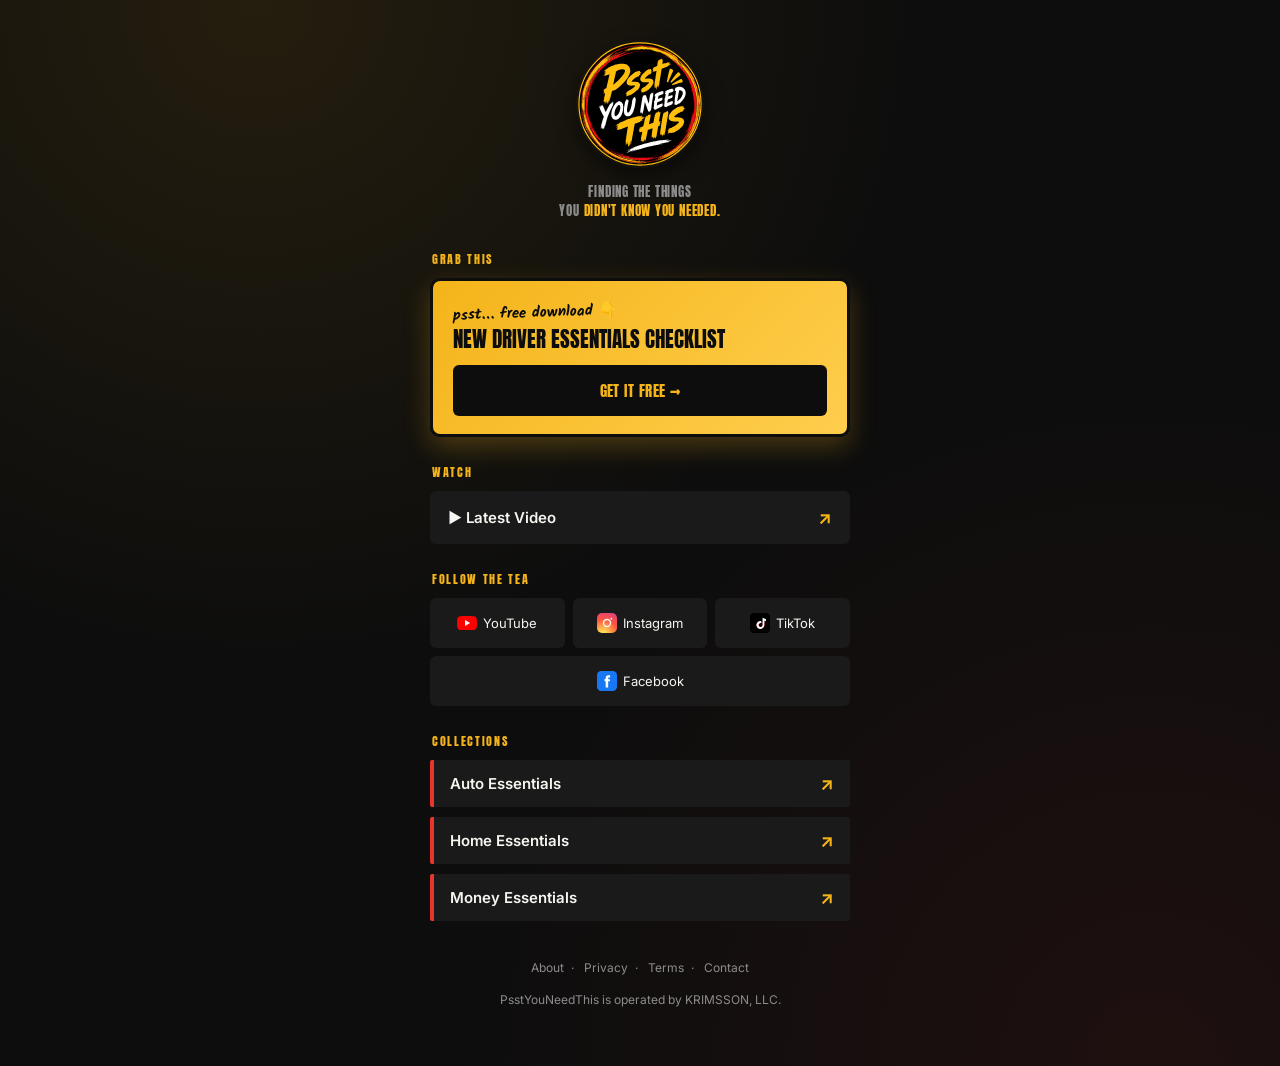
<file: index.html>
<!DOCTYPE html>
<html lang="en">
<head>
<meta charset="UTF-8">
<meta name="viewport" content="width=device-width, initial-scale=1.0">
<title>PsstYouNeedThis — Links</title>
<meta name="description" content="Finding the things you didn't know you needed. All our links in one place.">
<link rel="icon" href="assets/PsstYouNeedThis_Master_Logo.png" type="image/png">
<link href="https://fonts.googleapis.com/css2?family=Anton&family=Kalam:wght@700&family=Inter:wght@500;600;700&display=swap" rel="stylesheet">
<style>
  :root {
    --black: #0D0D0D;
    --charcoal: #1A1A1A;
    --gold: #F4B41A;
    --red: #E8352B;
    --white: #F7F5F0;
    --gray: #8C8C8C;
  }

  * { box-sizing: border-box; margin: 0; padding: 0; }

  body {
    background: var(--black);
    background-image:
      radial-gradient(circle at 20% 0%, rgba(244,180,26,0.10), transparent 45%),
      radial-gradient(circle at 90% 100%, rgba(232,53,43,0.08), transparent 45%);
    font-family: 'Inter', sans-serif;
    color: var(--white);
    min-height: 100vh;
    display: flex;
    justify-content: center;
    padding: 40px 18px 56px;
    overflow-x: hidden;
  }

  .page { width: 100%; max-width: 420px; min-width: 0; }

  /* --- Header --- */
  .header { text-align: center; margin-bottom: 30px; }

  .badge {
    width: 128px; height: 128px;
    margin: 0 auto 14px;
    border-radius: 50%;
    overflow: hidden;
    box-shadow: 0 8px 20px rgba(0,0,0,0.5);
  }
  .badge img { width: 100%; height: 100%; object-fit: cover; display: block; }
  .badge svg { width: 100%; height: 100%; display: block; }

  .brand {
    font-family: 'Kalam', cursive;
    font-weight: 700;
    font-size: 30px;
    line-height: 1.05;
    text-transform: uppercase;
    letter-spacing: -0.01em;
  }
  .brand .psst { color: var(--gold); display: block; font-size: 34px; }
  .brand .rest { color: var(--white); }

  .tagline {
    font-family: 'Anton', sans-serif;
    text-transform: uppercase;
    font-size: 13px;
    letter-spacing: 0.06em;
    margin-top: 10px;
    color: var(--gray);
  }
  .tagline span { color: var(--gold); }

  .eyebrow {
    font-family: 'Anton', sans-serif;
    font-size: 12px;
    text-transform: uppercase;
    letter-spacing: 0.14em;
    color: var(--gold);
    margin: 26px 0 10px 2px;
  }

  /* --- Primary CTA: torn-tag / sticker style --- */
  .cta-card {
    background: linear-gradient(135deg, var(--gold), #ffce4d);
    color: var(--black);
    border-radius: 10px;
    padding: 20px 20px 18px;
    position: relative;
    box-shadow: 0 10px 26px rgba(244,180,26,0.25);
    margin-bottom: 6px;
    border: 3px solid var(--black);
  }

  .cta-whisper {
    font-family: 'Kalam', cursive;
    font-weight: 700;
    font-size: 15px;
    transform: rotate(-2deg);
    display: inline-block;
    margin-bottom: 2px;
  }

  .cta-title {
    font-family: 'Anton', sans-serif;
    text-transform: uppercase;
    font-size: 21px;
    line-height: 1.15;
    margin-bottom: 14px;
  }

  .cta-btn {
    display: block; width: 100%;
    background: var(--black); color: var(--gold);
    text-decoration: none; text-align: center;
    padding: 14px; border-radius: 6px;
    font-family: 'Anton', sans-serif;
    text-transform: uppercase;
    font-size: 15px; letter-spacing: 0.03em;
    transition: transform 0.15s ease, background 0.15s ease;
  }
  .cta-btn:hover { background: var(--red); color: var(--white); transform: translateY(-1px); }

  /* --- Standard link rows --- */
  .link-list { display: flex; flex-direction: column; gap: 10px; }

  .link-row {
    display: flex; align-items: center; justify-content: space-between;
    background: var(--charcoal);
    border: 2px solid transparent;
    border-radius: 6px;
    padding: 14px 16px;
    text-decoration: none; color: var(--white);
    transition: border-color 0.15s ease, transform 0.15s ease;
  }
  .link-row:hover { border-color: var(--gold); transform: translateX(2px); }

  .link-label { font-weight: 600; font-size: 15px; }
  .link-arrow { color: var(--gold); font-size: 18px; font-weight: 700; }

  .social-row { display: flex; gap: 8px; }
  .social-row .link-row {
    flex: 1; min-width: 0; justify-content: center; padding: 13px 6px; gap: 6px;
    font-size: 13px; white-space: nowrap; overflow: hidden; text-overflow: ellipsis;
  }
  .social-row .link-label { font-size: 13px; }
  .brand-icon { width: 20px; height: 20px; flex-shrink: 0; }

  /* --- Collection tags row (stamp style) --- */
  .tag-btn {
    display: flex; align-items: center; justify-content: space-between;
    background: var(--charcoal);
    border-left: 4px solid var(--red);
    border-radius: 2px;
    padding: 13px 16px;
    text-decoration: none; color: var(--white);
    font-weight: 600; font-size: 15px;
    transition: border-color 0.15s ease, background 0.15s ease;
  }
  .tag-btn:hover { border-left-color: var(--gold); background: #232323; }

  /* --- Footer --- */
  .footer {
    margin-top: 36px; text-align: center;
    font-size: 12px; color: var(--gray); line-height: 1.8;
  }
  .footer a { color: var(--gray); text-decoration: none; margin: 0 7px; }
  .footer a:hover { color: var(--gold); }

  @media (prefers-reduced-motion: reduce) {
    .cta-btn, .link-row, .tag-btn { transition: none; }
  }
</style>
</head>
<body>
  <div class="page">

    <div class="header">
      <div class="badge"><?xml version="1.0" encoding="UTF-8"?>
<svg xmlns="http://www.w3.org/2000/svg" width="2000" height="2000" viewBox="0 0 2000 2000">
<title>PsstYouNeedThis Master Logo — vector reconstruction</title>
<desc>Reconstructed from supplied artwork. Yellow, red and white brush lettering with circular distressed ring and halftone detail.</desc>
<circle cx="1000" cy="1000" r="955" fill="#000000"/>
<path d="M 1653.65,734.38 1636.72,730.47 1652.34,734.38 1665.36,740.89 1678.39,750.00 1696.61,769.53 1707.03,789.06 1709.64,796.88 1709.64,800.78 1710.94,802.08 1710.94,805.99 1712.24,807.29 1712.24,815.10 1713.54,816.41 1713.54,838.54 1712.24,839.84 1710.94,856.77 1709.64,858.07 1709.64,861.98 1707.03,869.79 1704.43,873.70 1703.12,880.21 1688.80,908.85 1674.48,929.69 1652.34,955.73 1623.70,983.07 1602.86,1000.00 1600.26,998.70 1608.07,990.89 1604.17,992.19 1595.05,1000.00 1587.24,1003.91 1580.73,1009.11 1576.82,1009.11 1574.22,1013.02 1557.29,1022.14 1553.39,1020.83 1557.29,1018.23 1555.99,1015.62 1558.59,1011.72 1554.69,1013.02 1553.39,1011.72 1553.39,1007.81 1548.18,1010.42 1544.27,1010.42 1542.97,1009.11 1533.85,1009.11 1531.25,1010.42 1529.95,1009.11 1537.76,1003.91 1536.46,1000.00 1542.97,993.49 1536.46,994.79 1535.16,993.49 1536.46,990.89 1535.16,988.28 1527.34,989.58 1526.04,990.89 1524.74,989.58 1528.65,984.38 1540.36,976.56 1541.67,958.33 1542.97,957.03 1541.67,953.12 1540.36,955.73 1540.36,960.94 1539.06,962.24 1537.76,960.94 1537.76,949.22 1539.06,947.92 1540.36,921.88 1541.67,920.57 1542.97,899.74 1544.27,898.44 1544.27,890.62 1545.57,889.32 1545.57,882.81 1546.88,881.51 1546.88,873.70 1549.48,865.89 1550.78,848.96 1552.08,847.66 1552.08,841.15 1553.39,839.84 1553.39,834.64 1554.69,833.33 1554.69,828.12 1557.29,820.31 1557.29,813.80 1558.59,812.50 1558.59,805.99 1559.90,804.69 1559.90,795.57 1552.08,798.18 1548.18,798.18 1546.88,799.48 1545.57,798.18 1546.88,794.27 1542.97,794.27 1541.67,795.57 1535.16,795.57 1533.85,794.27 1541.67,786.46 1541.67,783.85 1544.27,781.25 1550.78,778.65 1549.48,777.34 1545.57,778.65 1542.97,773.44 1537.76,773.44 1536.46,772.14 1540.36,769.53 1546.88,769.53 1546.88,765.62 1544.27,766.93 1541.67,764.32 1545.57,760.42 1554.69,756.51 1554.69,755.21 1552.08,755.21 1545.57,757.81 1542.97,755.21 1542.97,752.60 1541.67,753.91 1536.46,753.91 1535.16,752.60 1541.67,747.40 1549.48,743.49 1555.99,743.49 1557.29,742.19 1561.20,742.19 1569.01,739.58 1570.31,738.28 1566.41,738.28 1565.10,736.98 1566.41,735.68 1570.31,735.68 1584.64,730.47 1592.45,730.47 1593.75,729.17 1601.56,729.17 1602.86,727.86 1628.91,727.86 1630.21,729.17 1634.11,729.17 1631.51,727.86 1600.26,727.86 1592.45,730.47 1576.82,731.77 1561.20,738.28 1558.59,742.19 1550.78,742.19 1548.18,744.79 1540.36,747.40 1533.85,752.60 1533.85,755.21 1539.06,755.21 1540.36,753.91 1546.88,759.11 1541.67,763.02 1541.67,768.23 1537.76,769.53 1535.16,772.14 1536.46,774.74 1541.67,773.44 1545.57,779.95 1542.97,781.25 1541.67,785.16 1533.85,791.67 1533.85,795.57 1536.46,796.88 1537.76,795.57 1542.97,795.57 1544.27,799.48 1549.48,799.48 1550.78,798.18 1558.59,796.88 1559.90,798.18 1559.90,803.39 1558.59,804.69 1558.59,809.90 1555.99,816.41 1553.39,838.54 1552.08,839.84 1552.08,845.05 1549.48,852.86 1546.88,878.91 1545.57,880.21 1544.27,895.83 1542.97,897.14 1542.97,903.65 1541.67,904.95 1541.67,914.06 1540.36,915.36 1539.06,944.01 1537.76,945.31 1537.76,955.73 1536.46,957.03 1536.46,973.96 1537.76,973.96 1537.76,968.75 1539.06,967.45 1540.36,968.75 1540.36,975.26 1524.74,986.98 1524.74,990.89 1533.85,989.58 1535.16,990.89 1533.85,993.49 1535.16,996.09 1537.76,997.40 1536.46,998.70 1536.46,1003.91 1529.95,1007.81 1529.95,1010.42 1541.67,1009.11 1545.57,1011.72 1544.27,1013.02 1550.78,1013.02 1552.08,1011.72 1555.99,1014.32 1554.69,1015.62 1554.69,1019.53 1552.08,1023.44 1563.80,1019.53 1576.82,1010.42 1583.33,1007.81 1585.94,1005.21 1589.84,1005.21 1596.35,1000.00 1601.56,1001.30 1626.30,981.77 1626.30,980.47 1631.51,976.56 1667.97,938.80 1678.39,923.18 1683.59,917.97 1686.20,911.46 1690.10,907.55 1700.52,886.72 1700.52,884.11 1703.12,881.51 1710.94,858.07 1712.24,843.75 1713.54,842.45 1713.54,812.50 1712.24,811.20 1712.24,804.69 1710.94,803.39 1709.64,795.57 1707.03,791.67 1705.73,785.16 1700.52,777.34 1700.52,774.74 1686.20,756.51 1666.67,740.89 Z" fill="#252525" fill-rule="evenodd"/>
<path d="M 1522.14,757.81 1519.53,759.11 1513.02,759.11 1507.81,756.51 1500.00,756.51 1494.79,759.11 1479.17,761.72 1467.45,766.93 1454.43,769.53 1434.90,778.65 1429.69,777.34 1414.06,785.16 1407.55,792.97 1397.14,798.18 1381.51,808.59 1381.51,809.90 1385.42,809.90 1386.72,808.59 1390.62,811.20 1390.62,815.10 1394.53,816.41 1394.53,817.71 1391.93,819.01 1385.42,826.82 1385.42,830.73 1389.32,834.64 1384.11,838.54 1384.11,841.15 1385.42,842.45 1388.02,841.15 1393.23,841.15 1397.14,843.75 1398.44,842.45 1399.74,843.75 1398.44,854.17 1397.14,855.47 1397.14,861.98 1393.23,873.70 1393.23,880.21 1391.93,881.51 1391.93,889.32 1390.62,890.62 1390.62,898.44 1389.32,902.34 1382.81,908.85 1378.91,910.16 1376.30,912.76 1377.60,915.36 1378.91,914.06 1382.81,919.27 1378.91,924.48 1378.91,928.39 1377.60,929.69 1377.60,932.29 1382.81,932.29 1384.11,933.59 1377.60,938.80 1378.91,941.41 1380.21,940.10 1384.11,941.41 1382.81,955.73 1384.11,940.10 1380.21,937.50 1384.11,934.90 1384.11,932.29 1382.81,930.99 1380.21,932.29 1378.91,930.99 1378.91,925.78 1381.51,923.18 1382.81,917.97 1381.51,914.06 1377.60,912.76 1389.32,903.65 1390.62,893.23 1391.93,891.93 1391.93,885.42 1393.23,884.11 1393.23,877.60 1394.53,876.30 1394.53,869.79 1395.83,868.49 1395.83,863.28 1397.14,861.98 1398.44,850.26 1399.74,848.96 1399.74,842.45 1386.72,841.15 1385.42,839.84 1389.32,835.94 1389.32,833.33 1385.42,828.12 1389.32,822.92 1390.62,826.82 1393.23,825.52 1393.23,824.22 1389.32,822.92 1394.53,819.01 1398.44,813.80 1391.93,815.10 1390.62,813.80 1391.93,808.59 1385.42,808.59 1384.11,807.29 1388.02,805.99 1391.93,802.08 1395.83,800.78 1404.95,794.27 1415.36,789.06 1414.06,786.46 1428.39,778.65 1436.20,778.65 1453.12,770.83 1476.56,763.02 1490.89,760.42 1496.09,757.81 1506.51,756.51 1507.81,757.81 1505.21,760.42 1501.30,761.72 1507.81,761.72 1509.11,760.42 1519.53,759.11 1520.83,757.81 1522.14,760.42 1519.53,761.72 1518.23,764.32 1526.04,766.93 1524.74,769.53 1520.83,769.53 1518.23,774.74 1510.42,777.34 1510.42,778.65 1513.02,777.34 1519.53,777.34 1523.44,782.55 1528.65,782.55 1529.95,783.85 1522.14,789.06 1522.14,792.97 1514.32,796.88 1518.23,798.18 1518.23,800.78 1520.83,802.08 1515.62,804.69 1509.11,809.90 1506.51,809.90 1503.91,812.50 1481.77,819.01 1477.86,821.61 1450.52,830.73 1447.92,837.24 1447.92,845.05 1446.61,846.35 1446.61,852.86 1445.31,854.17 1445.31,859.38 1444.01,860.68 1442.71,871.09 1441.41,872.40 1441.41,878.91 1444.01,878.91 1460.94,871.09 1471.35,868.49 1475.26,865.89 1498.70,858.07 1502.60,858.07 1503.91,859.38 1507.81,859.38 1513.02,856.77 1518.23,856.77 1519.53,858.07 1515.62,860.68 1513.02,860.68 1511.72,861.98 1513.02,864.58 1509.11,867.19 1505.21,872.40 1498.70,875.00 1498.70,876.30 1506.51,873.70 1509.11,877.60 1514.32,877.60 1515.62,876.30 1516.93,877.60 1514.32,881.51 1506.51,886.72 1507.81,889.32 1497.40,897.14 1505.21,897.14 1506.51,898.44 1496.09,904.95 1489.58,906.25 1458.33,920.57 1455.73,920.57 1442.71,927.08 1440.10,927.08 1434.90,929.69 1432.29,934.90 1432.29,942.71 1430.99,944.01 1430.99,950.52 1428.39,958.33 1425.78,981.77 1450.52,970.05 1457.03,968.75 1463.54,964.84 1488.28,957.03 1492.19,954.43 1496.09,954.43 1502.60,951.82 1506.51,953.12 1515.62,953.12 1516.93,954.43 1513.02,957.03 1514.32,960.94 1510.42,964.84 1505.21,966.15 1501.30,968.75 1502.60,970.05 1503.91,968.75 1513.02,967.45 1514.32,970.05 1522.14,970.05 1523.44,968.75 1526.04,970.05 1513.02,980.47 1513.02,984.38 1507.81,990.89 1501.30,993.49 1502.60,994.79 1507.81,993.49 1509.11,994.79 1506.51,997.40 1507.81,1000.00 1479.17,1013.02 1484.38,1011.72 1496.09,1005.21 1505.21,1002.60 1513.02,997.40 1509.11,994.79 1510.42,993.49 1506.51,993.49 1505.21,992.19 1511.72,988.28 1514.32,984.38 1514.32,979.17 1522.14,975.26 1527.34,970.05 1526.04,968.75 1516.93,970.05 1514.32,966.15 1510.42,964.84 1514.32,962.24 1514.32,957.03 1518.23,954.43 1519.53,951.82 1505.21,950.52 1503.91,951.82 1494.79,953.12 1486.98,957.03 1479.17,958.33 1475.26,960.94 1468.75,962.24 1462.24,966.15 1455.73,967.45 1446.61,972.66 1437.50,975.26 1429.69,980.47 1427.08,980.47 1425.78,979.17 1427.08,977.86 1427.08,971.35 1428.39,970.05 1429.69,953.12 1430.99,951.82 1430.99,945.31 1432.29,944.01 1433.59,932.29 1441.41,927.08 1450.52,924.48 1459.64,919.27 1466.15,917.97 1490.89,906.25 1497.40,904.95 1503.91,899.74 1507.81,898.44 1507.81,895.83 1503.91,895.83 1502.60,894.53 1510.42,889.32 1510.42,885.42 1518.23,878.91 1518.23,876.30 1511.72,876.30 1510.42,877.60 1509.11,873.70 1506.51,872.40 1509.11,868.49 1514.32,864.58 1513.02,863.28 1515.62,860.68 1519.53,859.38 1519.53,856.77 1518.23,855.47 1510.42,858.07 1503.91,858.07 1501.30,856.77 1462.24,869.79 1445.31,877.60 1442.71,876.30 1442.71,869.79 1445.31,861.98 1445.31,855.47 1447.92,847.66 1449.22,834.64 1453.12,830.73 1472.66,824.22 1476.56,821.61 1494.79,816.41 1498.70,813.80 1506.51,812.50 1514.32,808.59 1516.93,804.69 1523.44,803.39 1524.74,800.78 1520.83,799.48 1519.53,796.88 1522.14,794.27 1523.44,789.06 1527.34,785.16 1531.25,785.16 1531.25,782.55 1529.95,781.25 1523.44,781.25 1522.14,777.34 1519.53,774.74 1520.83,770.83 1523.44,770.83 1527.34,768.23 1527.34,766.93 1519.53,764.32 1519.53,763.02 1523.44,760.42 Z" fill="#252525" fill-rule="evenodd"/>
<path d="M 1640.62,789.06 1632.81,787.76 1631.51,786.46 1613.28,786.46 1610.68,789.06 1609.38,802.08 1608.07,803.39 1608.07,808.59 1606.77,809.90 1602.86,834.64 1601.56,835.94 1600.26,846.35 1598.96,847.66 1598.96,854.17 1597.66,855.47 1596.35,871.09 1595.05,872.40 1593.75,885.42 1592.45,886.72 1589.84,911.46 1588.54,912.76 1588.54,917.97 1587.24,919.27 1587.24,923.18 1584.64,929.69 1584.64,936.20 1583.33,937.50 1582.03,953.12 1601.56,940.10 1632.81,908.85 1647.14,886.72 1660.16,859.38 1664.06,847.66 1665.36,833.33 1666.67,832.03 1664.06,811.20 1658.85,802.08 1651.04,794.27 Z M 1630.21,786.46 1649.74,794.27 1654.95,798.18 1660.16,804.69 1664.06,813.80 1665.36,824.22 1666.67,825.52 1662.76,850.26 1660.16,855.47 1660.16,859.38 1657.55,861.98 1657.55,864.58 1653.65,871.09 1653.65,873.70 1651.04,876.30 1645.83,888.02 1640.62,894.53 1634.11,906.25 1605.47,934.90 1604.17,937.50 1584.64,950.52 1583.33,949.22 1584.64,932.29 1585.94,930.99 1587.24,919.27 1591.15,907.55 1593.75,878.91 1595.05,877.60 1596.35,867.19 1597.66,865.89 1597.66,859.38 1598.96,858.07 1598.96,851.56 1600.26,850.26 1600.26,842.45 1604.17,830.73 1604.17,825.52 1606.77,817.71 1606.77,811.20 1608.07,809.90 1608.07,803.39 1609.38,802.08 1610.68,791.67 1613.28,787.76 1617.19,787.76 1618.49,786.46 Z" fill="#252525" fill-rule="evenodd"/>
<path d="M 1372.40,798.18 1361.98,796.88 1360.68,794.27 1354.17,794.27 1346.35,796.88 1335.94,796.88 1312.50,804.69 1305.99,808.59 1292.97,812.50 1290.36,815.10 1282.55,817.71 1274.74,817.71 1270.83,819.01 1265.62,822.92 1250.00,830.73 1246.09,835.94 1226.56,846.35 1225.26,848.96 1226.56,850.26 1229.17,848.96 1231.77,850.26 1229.17,854.17 1229.17,856.77 1233.07,858.07 1221.35,865.89 1220.05,869.79 1227.86,868.49 1229.17,869.79 1226.56,876.30 1223.96,877.60 1223.96,880.21 1225.26,881.51 1227.86,880.21 1229.17,881.51 1236.98,882.81 1238.28,886.72 1236.98,888.02 1236.98,891.93 1234.38,898.44 1234.38,903.65 1231.77,910.16 1231.77,916.67 1230.47,917.97 1229.17,932.29 1227.86,933.59 1227.86,941.41 1220.05,947.92 1218.75,951.82 1216.15,951.82 1210.94,957.03 1212.24,959.64 1214.84,958.33 1218.75,962.24 1213.54,970.05 1213.54,972.66 1217.45,975.26 1216.15,976.56 1217.45,980.47 1213.54,985.68 1217.45,984.38 1220.05,985.68 1218.75,986.98 1218.75,993.49 1217.45,994.79 1217.45,1001.30 1216.15,1002.60 1214.84,1026.04 1213.54,1027.34 1213.54,1035.16 1214.84,1036.46 1214.84,1042.97 1213.54,1044.27 1214.84,1045.57 1209.64,1049.48 1201.82,1058.59 1201.82,1059.90 1205.73,1059.90 1210.94,1062.50 1212.24,1069.01 1208.33,1071.61 1208.33,1074.22 1209.64,1075.52 1214.84,1075.52 1222.66,1082.03 1216.15,1087.24 1217.45,1089.84 1220.05,1088.54 1226.56,1089.84 1235.68,1085.94 1239.58,1088.54 1240.89,1092.45 1242.19,1092.45 1244.79,1089.84 1251.30,1087.24 1256.51,1080.73 1261.72,1076.82 1269.53,1072.92 1272.14,1072.92 1279.95,1067.71 1282.55,1067.71 1298.18,1059.90 1300.78,1059.90 1324.22,1048.18 1326.82,1045.57 1333.33,1044.27 1346.35,1037.76 1352.86,1032.55 1348.96,1029.95 1351.56,1026.04 1356.77,1022.14 1355.47,1016.93 1367.19,1009.11 1365.89,1006.51 1355.47,1007.81 1351.56,1005.21 1356.77,1000.00 1355.47,994.79 1359.38,992.19 1360.68,989.58 1358.07,988.28 1350.26,990.89 1346.35,990.89 1345.05,989.58 1337.24,992.19 1341.15,990.89 1345.05,990.89 1346.35,992.19 1354.17,989.58 1359.38,989.58 1360.68,990.89 1352.86,994.79 1352.86,996.09 1355.47,997.40 1355.47,1000.00 1350.26,1005.21 1342.45,1007.81 1341.15,1009.11 1342.45,1010.42 1348.96,1006.51 1352.86,1006.51 1354.17,1009.11 1361.98,1006.51 1365.89,1007.81 1364.58,1010.42 1355.47,1015.62 1354.17,1018.23 1356.77,1020.83 1342.45,1033.85 1350.26,1031.25 1351.56,1032.55 1350.26,1035.16 1334.64,1042.97 1332.03,1042.97 1321.61,1049.48 1316.41,1050.78 1294.27,1062.50 1278.65,1067.71 1276.04,1070.31 1265.62,1074.22 1263.02,1076.82 1256.51,1079.43 1253.91,1084.64 1242.19,1091.15 1238.28,1085.94 1234.38,1085.94 1227.86,1088.54 1218.75,1088.54 1217.45,1087.24 1225.26,1080.73 1225.26,1078.12 1220.05,1079.43 1214.84,1074.22 1210.94,1074.22 1209.64,1072.92 1212.24,1069.01 1212.24,1065.10 1210.94,1063.80 1213.54,1059.90 1209.64,1061.20 1207.03,1059.90 1204.43,1055.99 1214.84,1046.88 1214.84,1020.83 1216.15,1019.53 1216.15,1007.81 1217.45,1006.51 1217.45,997.40 1218.75,996.09 1220.05,984.38 1216.15,983.07 1217.45,981.77 1218.75,972.66 1214.84,972.66 1213.54,971.35 1216.15,968.75 1217.45,964.84 1222.66,960.94 1222.66,959.64 1218.75,960.94 1216.15,957.03 1214.84,958.33 1212.24,957.03 1227.86,942.71 1231.77,912.76 1233.07,911.46 1234.38,899.74 1239.58,884.11 1238.28,881.51 1230.47,881.51 1223.96,878.91 1227.86,875.00 1229.17,868.49 1222.66,868.49 1221.35,867.19 1235.68,856.77 1235.68,855.47 1231.77,856.77 1230.47,855.47 1233.07,850.26 1231.77,847.66 1229.17,846.35 1238.28,839.84 1252.60,833.33 1256.51,828.12 1269.53,820.31 1285.16,817.71 1300.78,809.90 1303.39,809.90 1307.29,807.29 1317.71,804.69 1321.61,802.08 1333.33,798.18 1350.26,796.88 1356.77,794.27 1360.68,798.18 1361.98,796.88 1365.89,796.88 1373.70,800.78 1364.58,804.69 1364.58,807.29 1361.98,809.90 1356.77,811.20 1352.86,813.80 1364.58,812.50 1365.89,813.80 1365.89,817.71 1367.19,817.71 1368.49,820.31 1373.70,820.31 1375.00,821.61 1369.79,824.22 1369.79,825.52 1364.58,829.43 1364.58,832.03 1360.68,833.33 1358.07,835.94 1369.79,834.64 1371.09,835.94 1368.49,838.54 1360.68,841.15 1358.07,845.05 1350.26,848.96 1311.20,861.98 1290.36,871.09 1299.48,868.49 1312.50,861.98 1316.41,861.98 1324.22,858.07 1338.54,854.17 1348.96,848.96 1358.07,846.35 1361.98,841.15 1364.58,841.15 1372.40,835.94 1371.09,833.33 1365.89,834.64 1364.58,832.03 1371.09,824.22 1376.30,821.61 1375.00,820.31 1371.09,820.31 1365.89,816.41 1367.19,813.80 1365.89,811.20 1363.28,809.90 1368.49,803.39 1373.70,802.08 Z" fill="#252525" fill-rule="evenodd"/>
<path d="M 1209.64,816.41 1208.33,816.41 1204.43,821.61 1201.82,820.31 1200.52,822.92 1197.92,824.22 1194.01,821.61 1191.41,821.61 1188.80,819.01 1190.10,813.80 1187.50,812.50 1184.90,816.41 1184.90,820.31 1183.59,821.61 1179.69,820.31 1170.57,835.94 1166.67,834.64 1165.36,830.73 1162.76,832.03 1161.46,839.84 1157.55,841.15 1156.25,851.56 1152.34,863.28 1152.34,869.79 1151.04,871.09 1149.74,889.32 1148.44,890.62 1148.44,897.14 1147.14,898.44 1145.83,911.46 1144.53,912.76 1141.93,941.41 1140.62,942.71 1138.02,967.45 1136.72,968.75 1136.72,979.17 1134.11,986.98 1132.81,985.68 1132.81,981.77 1128.91,970.05 1126.30,966.15 1126.30,962.24 1122.40,950.52 1118.49,942.71 1118.49,938.80 1106.77,903.65 1104.17,899.74 1104.17,895.83 1097.66,878.91 1097.66,875.00 1095.05,869.79 1093.75,861.98 1088.54,859.38 1085.94,851.56 1084.64,850.26 1082.03,851.56 1082.03,854.17 1076.82,861.98 1074.22,859.38 1066.41,859.38 1062.50,855.47 1058.59,860.68 1048.18,868.49 1046.88,867.19 1046.88,861.98 1044.27,861.98 1041.67,865.89 1041.67,871.09 1040.36,872.40 1041.67,880.21 1037.76,884.11 1035.16,901.04 1032.55,906.25 1031.25,923.18 1029.95,924.48 1028.65,938.80 1027.34,940.10 1026.04,953.12 1024.74,954.43 1022.14,979.17 1020.83,980.47 1020.83,985.68 1019.53,986.98 1019.53,992.19 1016.93,1000.00 1014.32,1023.44 1014.32,1018.23 1016.93,1010.42 1016.93,1003.91 1018.23,1002.60 1019.53,986.98 1020.83,985.68 1020.83,980.47 1022.14,979.17 1022.14,973.96 1024.74,966.15 1026.04,949.22 1027.34,947.92 1027.34,941.41 1029.95,933.59 1029.95,927.08 1031.25,925.78 1035.16,895.83 1036.46,894.53 1036.46,889.32 1039.06,885.42 1040.36,886.72 1040.36,893.23 1041.67,891.93 1041.67,885.42 1042.97,884.11 1041.67,882.81 1042.97,880.21 1041.67,877.60 1041.67,867.19 1045.57,861.98 1046.88,863.28 1046.88,872.40 1048.18,873.70 1049.48,868.49 1052.08,865.89 1054.69,865.89 1054.69,864.58 1058.59,861.98 1062.50,856.77 1066.41,860.68 1072.92,859.38 1076.82,863.28 1076.82,865.89 1084.64,851.56 1085.94,852.86 1088.54,860.68 1093.75,864.58 1098.96,880.21 1098.96,884.11 1101.56,889.32 1101.56,893.23 1105.47,901.04 1106.77,908.85 1114.58,928.39 1114.58,932.29 1119.79,944.01 1121.09,951.82 1126.30,963.54 1131.51,983.07 1134.11,986.98 1134.11,989.58 1135.42,989.58 1138.02,964.84 1139.32,963.54 1139.32,954.43 1140.62,953.12 1140.62,944.01 1141.93,942.71 1141.93,934.90 1143.23,933.59 1143.23,927.08 1144.53,925.78 1144.53,919.27 1145.83,917.97 1145.83,910.16 1147.14,908.85 1147.14,901.04 1148.44,899.74 1148.44,891.93 1149.74,890.62 1149.74,884.11 1151.04,882.81 1151.04,876.30 1152.34,875.00 1152.34,867.19 1153.65,865.89 1153.65,860.68 1154.95,859.38 1154.95,854.17 1156.25,852.86 1157.55,843.75 1158.85,842.45 1161.46,843.75 1160.16,852.86 1158.85,854.17 1160.16,855.47 1161.46,852.86 1161.46,838.54 1164.06,835.94 1165.36,837.24 1169.27,835.94 1170.57,837.24 1169.27,843.75 1171.88,842.45 1171.88,837.24 1174.48,829.43 1180.99,821.61 1182.29,822.92 1182.29,826.82 1183.59,826.82 1184.90,824.22 1184.90,817.71 1187.50,813.80 1188.80,815.10 1188.80,820.31 1196.61,824.22 1196.61,833.33 1197.92,833.33 1199.22,830.73 1200.52,822.92 1201.82,821.61 1205.73,822.92 1208.33,819.01 1209.64,820.31 1208.33,822.92 1209.64,828.12 1208.33,829.43 1207.03,846.35 1205.73,847.66 1207.03,864.58 1204.43,872.40 1204.43,878.91 1201.82,886.72 1197.92,917.97 1196.61,919.27 1194.01,940.10 1192.71,941.41 1192.71,950.52 1191.41,951.82 1190.10,968.75 1187.50,976.56 1187.50,984.38 1186.20,985.68 1186.20,993.49 1184.90,994.79 1184.90,1003.91 1183.59,1005.21 1183.59,1013.02 1182.29,1014.32 1182.29,1022.14 1180.99,1023.44 1180.99,1031.25 1179.69,1032.55 1179.69,1046.88 1178.39,1048.18 1177.08,1070.31 1171.88,1076.82 1169.27,1109.38 1166.67,1111.98 1164.06,1106.77 1164.06,1097.66 1160.16,1110.68 1158.85,1111.98 1157.55,1110.68 1157.55,1105.47 1154.95,1106.77 1154.95,1114.58 1153.65,1115.89 1149.74,1114.58 1149.74,1123.70 1148.44,1125.00 1149.74,1127.60 1148.44,1128.91 1145.83,1127.60 1145.83,1125.00 1140.62,1118.49 1138.02,1119.79 1135.42,1118.49 1134.11,1113.28 1132.81,1113.28 1130.21,1117.19 1126.30,1114.58 1122.40,1100.26 1118.49,1093.75 1109.38,1065.10 1102.86,1050.78 1095.05,1026.04 1089.84,1015.62 1088.54,1007.81 1084.64,1000.00 1075.52,971.35 1072.92,976.56 1071.61,993.49 1070.31,994.79 1070.31,1001.30 1069.01,1002.60 1067.71,1015.62 1066.41,1016.93 1063.80,1042.97 1062.50,1044.27 1062.50,1050.78 1061.20,1052.08 1059.90,1065.10 1058.59,1066.41 1058.59,1074.22 1057.29,1075.52 1057.29,1083.33 1055.99,1084.64 1054.69,1102.86 1050.78,1110.68 1048.18,1130.21 1046.88,1131.51 1045.57,1128.91 1044.27,1128.91 1042.97,1132.81 1042.97,1140.62 1041.67,1141.93 1041.67,1149.74 1037.76,1152.34 1035.16,1156.25 1033.85,1154.95 1033.85,1147.14 1031.25,1148.44 1028.65,1147.14 1028.65,1138.02 1026.04,1135.42 1026.04,1127.60 1024.74,1128.91 1023.44,1144.53 1022.14,1145.83 1019.53,1144.53 1019.53,1136.72 1016.93,1138.02 1016.93,1147.14 1013.02,1157.55 1010.42,1152.34 1010.42,1136.72 1007.81,1138.02 1006.51,1136.72 1006.51,1122.40 1003.91,1130.21 1003.91,1135.42 1000.00,1140.62 998.70,1138.02 998.70,1140.62 1000.00,1141.93 1002.60,1139.32 1005.21,1134.11 1006.51,1135.42 1006.51,1139.32 1010.42,1141.93 1010.42,1154.95 1013.02,1158.85 1014.32,1153.65 1016.93,1149.74 1016.93,1145.83 1018.23,1144.53 1022.14,1147.14 1026.04,1138.02 1028.65,1139.32 1028.65,1148.44 1029.95,1149.74 1032.55,1148.44 1033.85,1149.74 1033.85,1156.25 1036.46,1157.55 1041.67,1149.74 1042.97,1138.02 1048.18,1135.42 1048.18,1127.60 1049.48,1126.30 1052.08,1108.07 1054.69,1105.47 1054.69,1097.66 1055.99,1096.35 1055.99,1089.84 1057.29,1088.54 1057.29,1080.73 1058.59,1079.43 1058.59,1071.61 1059.90,1070.31 1062.50,1045.57 1065.10,1037.76 1065.10,1029.95 1066.41,1028.65 1066.41,1022.14 1067.71,1020.83 1070.31,996.09 1071.61,994.79 1072.92,981.77 1075.52,975.26 1078.12,979.17 1083.33,997.40 1087.24,1005.21 1088.54,1013.02 1091.15,1016.93 1092.45,1023.44 1098.96,1037.76 1102.86,1052.08 1106.77,1058.59 1109.38,1070.31 1113.28,1076.82 1117.19,1091.15 1121.09,1097.66 1121.09,1101.56 1123.70,1105.47 1123.70,1110.68 1126.30,1115.89 1130.21,1118.49 1132.81,1118.49 1134.11,1115.89 1136.72,1121.09 1140.62,1119.79 1147.14,1130.21 1149.74,1128.91 1149.74,1118.49 1154.95,1115.89 1154.95,1109.38 1156.25,1108.07 1157.55,1109.38 1157.55,1113.28 1160.16,1113.28 1162.76,1105.47 1165.36,1109.38 1165.36,1117.19 1167.97,1117.19 1171.88,1085.94 1175.78,1083.33 1178.39,1054.69 1179.69,1053.39 1179.69,1041.67 1180.99,1040.36 1180.99,1027.34 1182.29,1026.04 1183.59,1007.81 1184.90,1006.51 1184.90,1000.00 1186.20,998.70 1186.20,992.19 1187.50,990.89 1190.10,962.24 1192.71,954.43 1192.71,946.61 1194.01,945.31 1194.01,937.50 1195.31,936.20 1195.31,929.69 1196.61,928.39 1196.61,920.57 1197.92,919.27 1197.92,914.06 1200.52,906.25 1200.52,899.74 1201.82,898.44 1204.43,873.70 1205.73,872.40 1207.03,860.68 1208.33,859.38 1207.03,845.05 1208.33,843.75 1209.64,820.31 1210.94,819.01 Z" fill="#252525" fill-rule="evenodd"/>
<path d="M 1358.07,895.83 1350.26,898.44 1339.84,897.14 1324.22,902.34 1320.31,902.34 1316.41,904.95 1299.48,910.16 1287.76,916.67 1282.55,917.97 1281.25,916.67 1281.25,910.16 1282.55,908.85 1282.55,902.34 1285.16,897.14 1285.16,891.93 1286.46,890.62 1289.06,873.70 1279.95,919.27 1286.46,917.97 1307.29,907.55 1330.73,899.74 1334.64,899.74 1335.94,898.44 1347.66,899.74 1355.47,897.14 1359.38,898.44 1355.47,902.34 1351.56,903.65 1352.86,907.55 1341.15,915.36 1351.56,914.06 1352.86,917.97 1358.07,917.97 1359.38,919.27 1351.56,923.18 1351.56,925.78 1343.75,930.99 1343.75,934.90 1341.15,937.50 1337.24,938.80 1337.24,940.10 1345.05,937.50 1346.35,940.10 1343.75,942.71 1338.54,944.01 1329.43,949.22 1319.01,951.82 1299.48,960.94 1296.88,960.94 1290.36,964.84 1277.34,968.75 1270.83,972.66 1263.02,1020.83 1265.62,1020.83 1282.55,1011.72 1289.06,1010.42 1298.18,1005.21 1305.99,1003.91 1316.41,998.70 1320.31,998.70 1334.64,993.49 1326.82,996.09 1322.92,996.09 1312.50,1001.30 1308.59,1001.30 1300.78,1003.91 1294.27,1007.81 1287.76,1009.11 1276.04,1015.62 1273.44,1015.62 1265.62,1020.83 1264.32,1019.53 1264.32,1010.42 1265.62,1009.11 1265.62,1002.60 1266.93,1001.30 1266.93,993.49 1268.23,992.19 1268.23,985.68 1270.83,980.47 1270.83,975.26 1274.74,970.05 1281.25,968.75 1294.27,962.24 1304.69,959.64 1313.80,954.43 1316.41,954.43 1320.31,951.82 1324.22,951.82 1342.45,942.71 1345.05,942.71 1347.66,938.80 1343.75,936.20 1345.05,932.29 1350.26,927.08 1352.86,927.08 1352.86,923.18 1360.68,919.27 1359.38,916.67 1354.17,916.67 1350.26,911.46 1352.86,908.85 1352.86,904.95 1359.38,899.74 Z" fill="#252525" fill-rule="evenodd"/>
<path d="M 933.59,886.72 930.99,888.02 927.08,899.74 925.78,898.44 925.78,894.53 924.48,893.23 921.88,894.53 919.27,890.62 915.36,890.62 915.36,891.93 912.76,893.23 911.46,891.93 912.76,886.72 911.46,884.11 908.85,884.11 907.55,890.62 902.34,899.74 898.44,901.04 895.83,894.53 893.23,902.34 891.93,903.65 888.02,903.65 886.72,906.25 885.42,920.57 884.11,921.88 882.81,920.57 882.81,915.36 878.91,917.97 877.60,936.20 876.30,937.50 876.30,945.31 875.00,946.61 875.00,954.43 873.70,955.73 873.70,966.15 872.40,967.45 872.40,973.96 871.09,975.26 871.09,984.38 869.79,985.68 869.79,993.49 868.49,994.79 865.89,1016.93 861.98,1028.65 861.98,1033.85 859.38,1040.36 858.07,1050.78 851.56,1069.01 851.56,1072.92 847.66,1079.43 845.05,1089.84 830.73,1117.19 821.61,1127.60 815.10,1131.51 808.59,1131.51 805.99,1130.21 799.48,1119.79 798.18,1105.47 796.88,1104.17 796.88,1085.94 798.18,1084.64 798.18,1072.92 799.48,1071.61 800.78,1054.69 802.08,1053.39 802.08,1048.18 804.69,1040.36 804.69,1033.85 805.99,1032.55 805.99,1024.74 807.29,1023.44 807.29,1018.23 811.20,1006.51 811.20,1001.30 813.80,993.49 813.80,986.98 815.10,985.68 815.10,981.77 819.01,970.05 819.01,964.84 820.31,963.54 820.31,958.33 821.61,957.03 821.61,951.82 822.92,950.52 821.61,941.41 822.92,940.10 822.92,930.99 824.22,929.69 821.61,927.08 815.10,934.90 813.80,932.29 809.90,932.29 807.29,929.69 807.29,924.48 804.69,924.48 800.78,930.99 796.88,929.69 794.27,933.59 791.67,930.99 791.67,927.08 789.06,919.27 786.46,919.27 778.65,933.59 777.34,932.29 777.34,928.39 773.44,929.69 773.44,940.10 768.23,946.61 768.23,951.82 765.62,957.03 765.62,963.54 763.02,970.05 761.72,983.07 759.11,990.89 759.11,998.70 755.21,1010.42 751.30,1040.36 752.60,1028.65 755.21,1020.83 755.21,1014.32 756.51,1013.02 756.51,1006.51 757.81,1005.21 757.81,1000.00 759.11,998.70 759.11,993.49 761.72,985.68 761.72,979.17 763.02,977.86 763.02,972.66 765.62,964.84 765.62,958.33 768.23,953.12 768.23,949.22 772.14,944.01 772.14,941.41 773.44,940.10 774.74,941.41 773.44,959.64 774.74,957.03 774.74,951.82 778.65,942.71 778.65,933.59 787.76,919.27 789.06,920.57 789.06,924.48 790.36,925.78 790.36,929.69 792.97,937.50 798.18,929.69 802.08,932.29 803.39,927.08 804.69,925.78 807.29,927.08 808.59,932.29 811.20,932.29 813.80,936.20 812.50,945.31 811.20,946.61 812.50,949.22 816.41,937.50 815.10,936.20 821.61,928.39 822.92,929.69 822.92,938.80 821.61,940.10 821.61,946.61 822.92,947.92 821.61,949.22 821.61,955.73 820.31,957.03 820.31,960.94 816.41,972.66 816.41,977.86 815.10,979.17 815.10,984.38 813.80,985.68 813.80,990.89 811.20,997.40 811.20,1002.60 809.90,1003.91 809.90,1009.11 808.59,1010.42 808.59,1015.62 807.29,1016.93 807.29,1022.14 805.99,1023.44 805.99,1028.65 803.39,1036.46 800.78,1058.59 799.48,1059.90 798.18,1076.82 796.88,1078.12 796.88,1110.68 798.18,1111.98 798.18,1115.89 800.78,1123.70 804.69,1130.21 809.90,1132.81 813.80,1132.81 819.01,1130.21 829.43,1119.79 843.75,1093.75 850.26,1074.22 852.86,1070.31 854.17,1062.50 858.07,1052.08 858.07,1048.18 861.98,1037.76 861.98,1032.55 863.28,1031.25 863.28,1026.04 864.58,1024.74 864.58,1019.53 865.89,1018.23 865.89,1013.02 868.49,1005.21 869.79,989.58 871.09,988.28 871.09,979.17 872.40,977.86 872.40,970.05 873.70,968.75 873.70,960.94 875.00,959.64 876.30,942.71 877.60,941.41 878.91,919.27 880.21,917.97 882.81,919.27 882.81,929.69 881.51,933.59 884.11,933.59 884.11,924.48 885.42,923.18 885.42,916.67 886.72,915.36 886.72,907.55 889.32,904.95 890.62,906.25 890.62,914.06 891.93,912.76 893.23,901.04 894.53,899.74 895.83,901.04 899.74,899.74 902.34,902.34 901.04,907.55 903.65,906.25 903.65,899.74 910.16,884.11 911.46,885.42 911.46,893.23 915.36,893.23 915.36,891.93 917.97,890.62 920.57,894.53 924.48,895.83 924.48,912.76 923.18,914.06 923.18,920.57 925.78,915.36 928.39,894.53 932.29,888.02 934.90,894.53 934.90,898.44 933.59,899.74 933.59,908.85 934.90,910.16 933.59,907.55 933.59,901.04 934.90,899.74 Z M 776.04,929.69 777.34,930.99 776.04,932.29 776.04,940.10 774.74,941.41 773.44,940.10 773.44,930.99 Z" fill="#252525" fill-rule="evenodd"/>
<path d="M 934.90,914.06 934.90,921.88 933.59,923.18 933.59,930.99 932.29,932.29 932.29,953.12 930.99,954.43 929.69,973.96 928.39,975.26 925.78,996.09 924.48,997.40 923.18,1015.62 921.88,1016.93 920.57,1029.95 917.97,1036.46 916.67,1048.18 912.76,1058.59 908.85,1078.12 904.95,1085.94 898.44,1108.07 886.72,1134.11 884.11,1136.72 878.91,1147.14 867.19,1162.76 850.26,1178.39 835.94,1186.20 833.33,1186.20 821.61,1191.41 812.50,1191.41 811.20,1192.71 807.29,1191.41 795.57,1191.41 778.65,1184.90 773.44,1180.99 759.11,1165.36 750.00,1144.53 748.70,1131.51 747.40,1130.21 747.40,1121.09 746.09,1119.79 746.09,1084.64 747.40,1083.33 747.40,1067.71 748.70,1066.41 750.00,1042.97 750.00,1046.88 748.70,1048.18 748.70,1059.90 747.40,1061.20 747.40,1074.22 746.09,1075.52 746.09,1125.00 747.40,1126.30 748.70,1140.62 752.60,1149.74 752.60,1153.65 763.02,1171.88 772.14,1180.99 779.95,1186.20 789.06,1190.10 802.08,1191.41 803.39,1192.71 816.41,1192.71 817.71,1191.41 821.61,1191.41 822.92,1190.10 826.82,1190.10 834.64,1187.50 852.86,1177.08 871.09,1158.85 876.30,1152.34 877.60,1148.44 881.51,1144.53 897.14,1113.28 899.74,1102.86 904.95,1091.15 906.25,1083.33 910.16,1075.52 912.76,1059.90 916.67,1050.78 916.67,1045.57 917.97,1044.27 917.97,1039.06 920.57,1031.25 920.57,1024.74 921.88,1023.44 923.18,1013.02 924.48,1011.72 927.08,983.07 928.39,981.77 929.69,968.75 930.99,967.45 930.99,959.64 932.29,958.33 932.29,947.92 933.59,946.61 933.59,940.10 932.29,937.50 933.59,936.20 Z" fill="#252525" fill-rule="evenodd"/>
<path d="M 576.82,950.52 574.22,950.52 569.01,955.73 557.29,971.35 555.99,968.75 558.59,964.84 557.29,963.54 553.39,966.15 544.27,981.77 536.46,988.28 532.55,996.09 527.34,1001.30 516.93,1020.83 511.72,1027.34 511.72,1029.95 506.51,1036.46 494.79,1059.90 492.19,1062.50 492.19,1065.10 486.98,1072.92 480.47,1088.54 476.56,1093.75 476.56,1096.35 470.05,1108.07 470.05,1110.68 463.54,1121.09 445.31,1083.33 444.01,1076.82 437.50,1065.10 437.50,1062.50 429.69,1046.88 429.69,1044.27 423.18,1031.25 419.27,1027.34 412.76,1014.32 404.95,1003.91 403.65,1003.91 403.65,1009.11 404.95,1010.42 404.95,1014.32 403.65,1015.62 404.95,1019.53 403.65,1020.83 402.34,1018.23 399.74,1018.23 397.14,1022.14 394.53,1019.53 394.53,1016.93 389.32,1011.72 386.72,1011.72 388.02,1020.83 381.51,1023.44 381.51,1029.95 378.91,1032.55 377.60,1029.95 373.70,1029.95 372.40,1031.25 373.70,1032.55 372.40,1035.16 369.79,1032.55 365.89,1024.74 365.89,1022.14 360.68,1019.53 360.68,1026.04 365.89,1037.76 365.89,1040.36 361.98,1041.67 361.98,1049.48 365.89,1057.29 365.89,1059.90 371.09,1066.41 372.40,1076.82 377.60,1085.94 380.21,1095.05 384.11,1100.26 386.72,1109.38 389.32,1111.98 391.93,1119.79 402.34,1140.62 404.95,1143.23 408.85,1153.65 414.06,1161.46 414.06,1164.06 416.67,1166.67 423.18,1180.99 432.29,1195.31 432.29,1197.92 429.69,1201.82 425.78,1213.54 425.78,1217.45 421.88,1223.96 419.27,1231.77 419.27,1235.68 412.76,1251.30 411.46,1260.42 406.25,1272.14 403.65,1286.46 401.04,1290.36 398.44,1304.69 395.83,1309.90 395.83,1313.80 393.23,1319.01 393.23,1324.22 390.62,1330.73 390.62,1335.94 389.32,1337.24 390.62,1350.26 386.72,1359.38 384.11,1376.30 382.81,1377.60 382.81,1381.51 384.11,1382.81 386.72,1381.51 388.02,1378.91 389.32,1380.21 388.02,1388.02 386.72,1389.32 386.72,1395.83 385.42,1397.14 386.72,1401.04 389.32,1401.04 391.93,1393.23 391.93,1389.32 393.23,1388.02 393.23,1384.11 394.53,1382.81 394.53,1378.91 395.83,1377.60 398.44,1385.42 397.14,1388.02 399.74,1386.72 401.04,1380.21 402.34,1378.91 403.65,1380.21 403.65,1388.02 406.25,1390.62 404.95,1393.23 404.95,1398.44 408.85,1397.14 408.85,1394.53 415.36,1385.42 417.97,1378.91 419.27,1380.21 419.27,1388.02 421.88,1388.02 424.48,1382.81 425.78,1384.11 425.78,1391.93 423.18,1397.14 424.48,1399.74 427.08,1398.44 428.39,1394.53 432.29,1390.62 434.90,1382.81 438.80,1378.91 442.71,1378.91 444.01,1377.60 445.31,1368.49 450.52,1358.07 451.82,1347.66 454.43,1345.05 457.03,1337.24 457.03,1333.33 459.64,1326.82 459.64,1321.61 462.24,1316.41 462.24,1312.50 466.15,1300.78 466.15,1295.57 471.35,1282.55 473.96,1268.23 479.17,1255.21 479.17,1251.30 485.68,1233.07 486.98,1223.96 490.89,1216.15 493.49,1208.33 493.49,1204.43 498.70,1192.71 501.30,1182.29 506.51,1171.88 507.81,1165.36 510.42,1161.46 515.62,1145.83 520.83,1136.72 523.44,1127.60 536.46,1101.56 536.46,1098.96 544.27,1084.64 544.27,1082.03 546.88,1079.43 553.39,1065.10 555.99,1062.50 559.90,1053.39 563.80,1048.18 565.10,1044.27 563.80,1041.67 576.82,1022.14 579.43,1015.62 583.33,1011.72 587.24,1002.60 584.64,1002.60 583.33,998.70 591.15,984.38 593.75,981.77 593.75,979.17 597.66,975.26 597.66,973.96 595.05,973.96 587.24,983.07 585.94,979.17 583.33,977.86 584.64,976.56 580.73,972.66 582.03,966.15 579.43,966.15 574.22,971.35 572.92,968.75 570.31,967.45 572.92,959.64 576.82,953.12 Z M 553.39,973.96 554.69,976.56 550.78,981.77 549.48,979.17 Z M 574.22,951.82 575.52,954.43 572.92,958.33 570.31,967.45 567.71,970.05 567.71,972.66 570.31,973.96 567.71,977.86 569.01,977.86 580.73,966.15 582.03,968.75 579.43,973.96 583.33,976.56 582.03,980.47 584.64,979.17 585.94,981.77 583.33,984.38 572.92,1003.91 574.22,1003.91 576.82,998.70 579.43,997.40 587.24,983.07 592.45,977.86 593.75,980.47 585.94,992.19 578.12,1009.11 578.12,1011.72 583.33,1005.21 584.64,1007.81 578.12,1016.93 569.01,1033.85 565.10,1037.76 563.80,1040.36 563.80,1046.88 558.59,1054.69 554.69,1063.80 552.08,1066.41 526.04,1119.79 523.44,1128.91 514.32,1147.14 510.42,1160.16 505.21,1170.57 503.91,1177.08 498.70,1187.50 488.28,1218.75 488.28,1222.66 483.07,1235.68 480.47,1248.70 477.86,1252.60 476.56,1261.72 473.96,1266.93 473.96,1270.83 470.05,1279.95 467.45,1294.27 464.84,1299.48 459.64,1325.52 455.73,1334.64 454.43,1343.75 451.82,1347.66 445.31,1371.09 442.71,1375.00 441.41,1372.40 440.10,1372.40 438.80,1377.60 434.90,1381.51 432.29,1389.32 428.39,1393.23 425.78,1398.44 424.48,1397.14 424.48,1393.23 425.78,1391.93 425.78,1382.81 424.48,1380.21 423.18,1380.21 423.18,1384.11 420.57,1386.72 419.27,1385.42 420.57,1375.00 423.18,1367.19 420.57,1367.19 417.97,1378.91 410.16,1393.23 407.55,1395.83 406.25,1394.53 406.25,1389.32 403.65,1386.72 403.65,1376.30 402.34,1376.30 399.74,1384.11 398.44,1385.42 397.14,1384.11 399.74,1367.19 403.65,1355.47 403.65,1346.35 403.65,1348.96 399.74,1356.77 399.74,1363.28 397.14,1368.49 397.14,1372.40 391.93,1385.42 390.62,1395.83 388.02,1401.04 386.72,1399.74 386.72,1393.23 388.02,1391.93 388.02,1385.42 389.32,1384.11 390.62,1375.00 388.02,1376.30 385.42,1381.51 382.81,1380.21 382.81,1377.60 385.42,1372.40 385.42,1367.19 386.72,1365.89 386.72,1361.98 388.02,1360.68 388.02,1356.77 389.32,1355.47 389.32,1351.56 393.23,1339.84 390.62,1341.15 389.32,1337.24 391.93,1332.03 395.83,1311.20 401.04,1296.88 402.34,1287.76 407.55,1274.74 408.85,1265.62 414.06,1252.60 414.06,1248.70 417.97,1236.98 423.18,1225.26 423.18,1221.35 425.78,1217.45 425.78,1214.84 428.39,1210.94 428.39,1207.03 432.29,1199.22 432.29,1194.01 429.69,1191.41 414.06,1160.16 411.46,1157.55 372.40,1075.52 373.70,1071.61 367.19,1061.20 361.98,1048.18 361.98,1042.97 364.58,1041.67 368.49,1046.88 368.49,1044.27 364.58,1032.55 360.68,1026.04 360.68,1022.14 361.98,1020.83 365.89,1023.44 368.49,1031.25 375.00,1040.36 377.60,1046.88 378.91,1046.88 378.91,1042.97 373.70,1033.85 373.70,1031.25 375.00,1029.95 377.60,1032.55 381.51,1031.25 381.51,1024.74 384.11,1022.14 388.02,1020.83 388.02,1014.32 386.72,1013.02 389.32,1011.72 394.53,1018.23 403.65,1036.46 404.95,1035.16 399.74,1020.83 402.34,1019.53 404.95,1024.74 406.25,1023.44 404.95,1019.53 404.95,1010.42 403.65,1009.11 404.95,1005.21 411.46,1013.02 412.76,1018.23 417.97,1023.44 419.27,1029.95 424.48,1033.85 427.08,1042.97 433.59,1054.69 433.59,1057.29 446.61,1084.64 449.22,1093.75 457.03,1108.07 457.03,1110.68 459.64,1113.28 462.24,1121.09 464.84,1122.40 466.15,1117.19 473.96,1102.86 473.96,1100.26 476.56,1097.66 489.58,1069.01 492.19,1066.41 501.30,1046.88 507.81,1037.76 511.72,1028.65 518.23,1019.53 524.74,1006.51 535.16,993.49 536.46,989.58 540.36,985.68 541.67,986.98 542.97,983.07 545.57,980.47 546.88,983.07 545.57,984.38 545.57,988.28 541.67,993.49 541.67,996.09 544.27,994.79 561.20,966.15 Z" fill="#252525" fill-rule="evenodd"/>
<path d="M 680.99,954.43 667.97,955.73 662.76,958.33 654.95,959.64 647.14,963.54 644.53,966.15 643.23,970.05 636.72,973.96 635.42,972.66 628.91,976.56 610.68,994.79 602.86,1005.21 602.86,1007.81 592.45,1022.14 582.03,1042.97 579.43,1045.57 569.01,1066.41 567.71,1072.92 563.80,1079.43 559.90,1091.15 559.90,1095.05 554.69,1109.38 554.69,1114.58 553.39,1115.89 553.39,1121.09 550.78,1128.91 550.78,1138.02 549.48,1139.32 549.48,1157.55 548.18,1160.16 549.48,1161.46 549.48,1177.08 550.78,1178.39 550.78,1184.90 552.08,1186.20 552.08,1190.10 554.69,1195.31 555.99,1203.12 563.80,1218.75 567.71,1223.96 574.22,1227.86 575.52,1231.77 579.43,1235.68 589.84,1240.89 592.45,1243.49 596.35,1243.49 601.56,1246.09 608.07,1246.09 609.38,1247.40 631.51,1246.09 632.81,1244.79 640.62,1243.49 647.14,1239.58 649.74,1239.58 666.67,1227.86 686.20,1208.33 704.43,1183.59 718.75,1154.95 718.75,1151.04 726.56,1131.51 726.56,1127.60 729.17,1121.09 729.17,1115.89 734.38,1100.26 734.38,1093.75 735.68,1092.45 735.68,1083.33 734.38,1080.73 735.68,1079.43 736.98,1063.80 738.28,1062.50 738.28,1036.46 736.98,1035.16 738.28,1033.85 735.68,1027.34 735.68,1014.32 734.38,1013.02 733.07,1000.00 721.35,979.17 709.64,966.15 701.82,960.94 696.61,960.94 691.41,958.33 687.50,958.33 Z M 682.29,955.73 695.31,960.94 699.22,960.94 707.03,964.84 722.66,981.77 727.86,993.49 731.77,997.40 731.77,1001.30 733.07,1002.60 733.07,1007.81 734.38,1009.11 734.38,1022.14 735.68,1023.44 735.68,1029.95 736.98,1031.25 736.98,1037.76 738.28,1039.06 738.28,1053.39 736.98,1054.69 736.98,1069.01 734.38,1076.82 735.68,1089.84 733.07,1096.35 731.77,1109.38 727.86,1119.79 725.26,1134.11 720.05,1145.83 714.84,1162.76 712.24,1165.36 710.94,1170.57 703.12,1184.90 690.10,1203.12 677.08,1216.15 677.08,1217.45 664.06,1229.17 645.83,1240.89 643.23,1240.89 639.32,1243.49 630.21,1244.79 628.91,1246.09 611.98,1247.40 610.68,1246.09 605.47,1246.09 604.17,1244.79 595.05,1243.49 580.73,1235.68 575.52,1229.17 566.41,1221.35 559.90,1210.94 559.90,1208.33 557.29,1204.43 552.08,1188.80 550.78,1170.57 549.48,1169.27 549.48,1148.44 550.78,1147.14 552.08,1123.70 553.39,1122.40 553.39,1117.19 555.99,1111.98 555.99,1106.77 558.59,1101.56 559.90,1092.45 563.80,1084.64 566.41,1074.22 583.33,1039.06 585.94,1036.46 596.35,1016.93 601.56,1010.42 604.17,1010.42 606.77,1007.81 606.77,1006.51 604.17,1005.21 614.58,990.89 631.51,975.26 636.72,973.96 648.44,967.45 651.04,962.24 667.97,955.73 Z" fill="#252525" fill-rule="evenodd"/>
<path d="M 1381.51,958.33 1381.51,962.24 1380.21,963.54 1380.21,973.96 1378.91,975.26 1378.91,985.68 1377.60,986.98 1378.91,1006.51 1369.79,1014.32 1367.19,1018.23 1368.49,1020.83 1372.40,1019.53 1368.49,1020.83 1367.19,1018.23 1380.21,1006.51 1378.91,981.77 1380.21,980.47 Z" fill="#252525" fill-rule="evenodd"/>
<path d="M 1476.56,1014.32 1468.75,1016.93 1459.64,1022.14 1457.03,1022.14 1447.92,1027.34 1438.80,1029.95 1433.59,1033.85 1420.57,1039.06 1419.27,1041.67 1408.85,1050.78 1406.25,1050.78 1403.65,1048.18 1403.65,1044.27 1395.83,1046.88 1389.32,1046.88 1388.02,1048.18 1381.51,1046.88 1380.21,1045.57 1381.51,1041.67 1385.42,1039.06 1386.72,1036.46 1382.81,1037.76 1380.21,1036.46 1378.91,1033.85 1376.30,1032.55 1375.00,1033.85 1373.70,1032.55 1375.00,1028.65 1377.60,1026.04 1377.60,1020.83 1375.00,1019.53 1377.60,1024.74 1372.40,1032.55 1373.70,1033.85 1377.60,1033.85 1382.81,1039.06 1381.51,1042.97 1378.91,1045.57 1378.91,1048.18 1382.81,1046.88 1388.02,1048.18 1389.32,1046.88 1397.14,1046.88 1399.74,1045.57 1402.34,1049.48 1403.65,1048.18 1404.95,1050.78 1407.55,1052.08 1416.67,1045.57 1421.88,1039.06 Z" fill="#252525" fill-rule="evenodd"/>
<path d="M 674.48,1015.62 664.06,1015.62 658.85,1019.53 652.34,1022.14 648.44,1026.04 649.74,1029.95 641.93,1039.06 639.32,1039.06 635.42,1044.27 632.81,1052.08 628.91,1057.29 615.89,1083.33 615.89,1085.94 610.68,1097.66 610.68,1101.56 606.77,1108.07 606.77,1114.58 605.47,1115.89 604.17,1128.91 602.86,1130.21 602.86,1138.02 608.07,1105.47 611.98,1098.96 611.98,1095.05 615.89,1083.33 618.49,1080.73 622.40,1070.31 625.00,1067.71 630.21,1055.99 632.81,1053.39 635.42,1045.57 638.02,1041.67 641.93,1040.36 649.74,1031.25 648.44,1027.34 657.55,1019.53 666.67,1015.62 673.18,1015.62 679.69,1019.53 686.20,1029.95 687.50,1039.06 688.80,1040.36 688.80,1076.82 683.59,1092.45 683.59,1097.66 680.99,1104.17 679.69,1114.58 675.78,1119.79 674.48,1126.30 665.36,1143.23 662.76,1145.83 660.16,1152.34 654.95,1157.55 652.34,1162.76 649.74,1164.06 638.02,1177.08 631.51,1180.99 626.30,1186.20 617.19,1187.50 611.98,1184.90 605.47,1175.78 605.47,1171.88 601.56,1160.16 601.56,1141.93 601.56,1160.16 602.86,1161.46 602.86,1167.97 604.17,1169.27 605.47,1177.08 613.28,1186.20 619.79,1188.80 627.60,1186.20 634.11,1180.99 653.65,1161.46 661.46,1151.04 665.36,1141.93 667.97,1139.32 675.78,1123.70 675.78,1121.09 678.39,1118.49 680.99,1110.68 680.99,1105.47 683.59,1100.26 684.90,1089.84 686.20,1088.54 687.50,1078.12 688.80,1076.82 690.10,1046.88 688.80,1045.57 688.80,1039.06 687.50,1037.76 686.20,1028.65 682.29,1022.14 Z" fill="#252525" fill-rule="evenodd"/>
<path d="M 1013.02,1026.04 1011.72,1037.76 1010.42,1039.06 1010.42,1046.88 1009.11,1048.18 1009.11,1055.99 1007.81,1057.29 1007.81,1065.10 1009.11,1052.08 1010.42,1050.78 1010.42,1042.97 1011.72,1041.67 1011.72,1033.85 1013.02,1032.55 Z" fill="#252525" fill-rule="evenodd"/>
<path d="M 1006.51,1067.71 1005.21,1080.73 1003.91,1082.03 1003.91,1089.84 1002.60,1091.15 1001.30,1113.28 1000.00,1114.58 1000.00,1135.42 1000.00,1115.89 1002.60,1108.07 1002.60,1096.35 1003.91,1095.05 1003.91,1085.94 1005.21,1084.64 Z" fill="#252525" fill-rule="evenodd"/>
<path d="M 450.52,1338.54 447.92,1341.15 447.92,1345.05 446.61,1346.35 446.61,1350.26 445.31,1351.56 445.31,1355.47 441.41,1367.19 442.71,1367.19 444.01,1364.58 444.01,1360.68 446.61,1355.47 446.61,1351.56 449.22,1346.35 449.22,1341.15 Z" fill="#252525" fill-rule="evenodd"/>
<path d="M 1531.25,1570.31 1502.60,1570.31 1501.30,1571.61 1484.38,1571.61 1483.07,1570.31 1484.38,1569.01 1490.89,1569.01 1492.19,1567.71 1490.89,1565.10 1440.10,1566.41 1438.80,1567.71 1427.08,1567.71 1425.78,1566.41 1428.39,1563.80 1432.29,1562.50 1436.20,1563.80 1437.50,1562.50 1444.01,1562.50 1446.61,1559.90 1470.05,1558.59 1473.96,1557.29 1473.96,1555.99 1471.35,1554.69 1458.33,1554.69 1457.03,1555.99 1432.29,1555.99 1430.99,1554.69 1432.29,1553.39 1445.31,1553.39 1446.61,1552.08 1450.52,1552.08 1449.22,1550.78 1437.50,1550.78 1436.20,1552.08 1424.48,1553.39 1417.97,1555.99 1403.65,1555.99 1402.34,1557.29 1391.93,1557.29 1390.62,1558.59 1381.51,1558.59 1380.21,1559.90 1346.35,1562.50 1345.05,1561.20 1346.35,1559.90 1351.56,1559.90 1348.96,1558.59 1347.66,1559.90 1326.82,1561.20 1325.52,1562.50 1317.71,1562.50 1316.41,1563.80 1309.90,1563.80 1308.59,1565.10 1278.65,1569.01 1277.34,1570.31 1259.11,1572.92 1252.60,1575.52 1246.09,1575.52 1244.79,1576.82 1233.07,1578.12 1231.77,1579.43 1221.35,1580.73 1214.84,1583.33 1203.12,1584.64 1196.61,1587.24 1188.80,1587.24 1187.50,1588.54 1175.78,1589.84 1169.27,1592.45 1164.06,1592.45 1158.85,1595.05 1154.95,1595.05 1153.65,1596.35 1149.74,1596.35 1138.02,1600.26 1132.81,1600.26 1123.70,1604.17 1114.58,1605.47 1106.77,1609.38 1101.56,1609.38 1100.26,1610.68 1091.15,1611.98 1085.94,1614.58 1067.71,1618.49 1040.36,1627.60 1031.25,1628.91 1027.34,1631.51 1019.53,1632.81 1007.81,1636.72 1003.91,1639.32 994.79,1640.62 983.07,1645.83 953.12,1654.95 945.31,1658.85 944.01,1661.46 937.50,1661.46 936.20,1662.76 928.39,1664.06 894.53,1679.69 899.74,1678.39 908.85,1673.18 911.46,1673.18 914.06,1670.57 919.27,1669.27 925.78,1665.36 933.59,1662.76 944.01,1662.76 946.61,1661.46 947.92,1657.55 960.94,1653.65 964.84,1651.04 972.66,1649.74 992.19,1641.93 996.09,1641.93 1028.65,1630.21 1041.67,1627.60 1054.69,1622.40 1069.01,1619.79 1083.33,1614.58 1088.54,1614.58 1101.56,1609.38 1108.07,1609.38 1125.00,1602.86 1128.91,1602.86 1135.42,1600.26 1140.62,1600.26 1141.93,1598.96 1145.83,1598.96 1151.04,1596.35 1154.95,1596.35 1166.67,1592.45 1171.88,1592.45 1173.18,1591.15 1177.08,1591.15 1183.59,1588.54 1188.80,1588.54 1190.10,1587.24 1197.92,1587.24 1199.22,1585.94 1210.94,1584.64 1222.66,1580.73 1235.68,1579.43 1236.98,1578.12 1242.19,1578.12 1253.91,1574.22 1274.74,1571.61 1276.04,1570.31 1281.25,1570.31 1282.55,1569.01 1287.76,1569.01 1295.57,1566.41 1303.39,1566.41 1304.69,1565.10 1312.50,1565.10 1313.80,1563.80 1321.61,1563.80 1322.92,1562.50 1329.43,1562.50 1330.73,1565.10 1338.54,1565.10 1339.84,1563.80 1350.26,1563.80 1351.56,1562.50 1359.38,1562.50 1360.68,1561.20 1371.09,1561.20 1372.40,1559.90 1382.81,1559.90 1384.11,1558.59 1397.14,1558.59 1398.44,1557.29 1412.76,1557.29 1414.06,1555.99 1419.27,1555.99 1420.57,1557.29 1468.75,1555.99 1470.05,1557.29 1468.75,1558.59 1445.31,1559.90 1441.41,1562.50 1430.99,1562.50 1427.08,1563.80 1424.48,1566.41 1416.67,1566.41 1415.36,1567.71 1406.25,1567.71 1403.65,1569.01 1404.95,1570.31 1412.76,1570.31 1414.06,1569.01 1427.08,1569.01 1428.39,1567.71 1441.41,1567.71 1442.71,1566.41 1446.61,1567.71 1447.92,1566.41 1489.58,1565.10 1490.89,1566.41 1488.28,1569.01 1477.86,1569.01 1470.05,1571.61 1471.35,1572.92 1480.47,1572.92 1481.77,1571.61 1509.11,1571.61 1510.42,1570.31 1520.83,1570.31 1522.14,1571.61 1520.83,1572.92 1532.55,1572.92 Z" fill="#252525" fill-rule="evenodd"/>
<path d="M 1515.62,1574.22 1498.70,1574.22 1497.40,1575.52 1486.98,1575.52 1485.68,1576.82 1463.54,1579.43 1462.24,1580.73 1454.43,1582.03 1455.73,1583.33 1457.03,1582.03 1466.15,1582.03 1467.45,1583.33 1479.17,1583.33 1480.47,1584.64 1477.86,1587.24 1459.64,1588.54 1458.33,1589.84 1451.82,1589.84 1450.52,1591.15 1433.59,1591.15 1427.08,1593.75 1415.36,1593.75 1410.16,1596.35 1403.65,1596.35 1402.34,1598.96 1403.65,1597.66 1423.18,1596.35 1415.36,1596.35 1414.06,1595.05 1415.36,1593.75 1427.08,1593.75 1428.39,1595.05 1441.41,1595.05 1442.71,1593.75 1449.22,1593.75 1450.52,1595.05 1457.03,1595.05 1458.33,1593.75 1489.58,1593.75 1490.89,1595.05 1489.58,1596.35 1475.26,1596.35 1473.96,1597.66 1460.94,1597.66 1459.64,1598.96 1427.08,1601.56 1451.82,1600.26 1453.12,1598.96 1467.45,1598.96 1468.75,1597.66 1480.47,1597.66 1481.77,1596.35 1500.00,1595.05 1501.30,1593.75 1505.21,1593.75 1503.91,1592.45 1476.56,1592.45 1475.26,1593.75 1441.41,1593.75 1440.10,1592.45 1441.41,1591.15 1453.12,1591.15 1454.43,1589.84 1462.24,1589.84 1470.05,1587.24 1477.86,1587.24 1484.38,1584.64 1497.40,1584.64 1497.40,1582.03 1470.05,1583.33 1468.75,1582.03 1464.84,1582.03 1463.54,1580.73 1464.84,1579.43 1483.07,1578.12 1484.38,1576.82 1500.00,1575.52 1501.30,1574.22 Z M 1428.39,1593.75 1429.69,1592.45 1440.10,1592.45 1441.41,1593.75 1440.10,1595.05 1429.69,1595.05 Z" fill="#252525" fill-rule="evenodd"/>
<path d="M 1424.48,1602.86 1402.34,1604.17 1401.04,1605.47 1391.93,1605.47 1390.62,1606.77 1380.21,1606.77 1378.91,1608.07 1372.40,1608.07 1371.09,1609.38 1361.98,1609.38 1360.68,1610.68 1345.05,1611.98 1343.75,1613.28 1338.54,1613.28 1332.03,1615.89 1358.07,1614.58 1359.38,1613.28 1367.19,1613.28 1368.49,1614.58 1367.19,1615.89 1363.28,1615.89 1375.00,1614.58 1376.30,1611.98 1367.19,1611.98 1365.89,1613.28 1356.77,1613.28 1355.47,1611.98 1361.98,1609.38 1371.09,1609.38 1372.40,1608.07 1382.81,1608.07 1384.11,1606.77 1394.53,1606.77 1395.83,1605.47 1407.55,1605.47 1408.85,1604.17 Z" fill="#252525" fill-rule="evenodd"/>
<path d="M 1432.29,1611.98 1428.39,1613.28 1427.08,1611.98 1425.78,1613.28 1414.06,1613.28 1412.76,1614.58 1402.34,1614.58 1401.04,1615.89 1390.62,1615.89 1389.32,1617.19 1378.91,1617.19 1377.60,1618.49 1364.58,1618.49 1363.28,1619.79 1354.17,1619.79 1352.86,1618.49 1354.17,1617.19 1360.68,1617.19 1348.96,1617.19 1347.66,1618.49 1341.15,1618.49 1339.84,1619.79 1330.73,1619.79 1329.43,1621.09 1312.50,1622.40 1329.43,1623.70 1330.73,1622.40 1355.47,1621.09 1356.77,1619.79 1367.19,1619.79 1368.49,1618.49 1389.32,1617.19 1390.62,1615.89 1404.95,1615.89 1406.25,1617.19 1404.95,1618.49 1394.53,1618.49 1393.23,1619.79 1375.00,1621.09 1373.70,1622.40 1367.19,1622.40 1365.89,1623.70 1359.38,1623.70 1358.07,1625.00 1329.43,1627.60 1321.61,1630.21 1315.10,1630.21 1313.80,1631.51 1291.67,1634.11 1290.36,1635.42 1285.16,1635.42 1283.85,1636.72 1278.65,1636.72 1270.83,1639.32 1252.60,1640.62 1251.30,1641.93 1246.09,1641.93 1244.79,1643.23 1235.68,1644.53 1247.40,1643.23 1248.70,1641.93 1255.21,1641.93 1256.51,1640.62 1272.14,1639.32 1278.65,1636.72 1285.16,1636.72 1286.46,1635.42 1292.97,1635.42 1294.27,1634.11 1302.08,1634.11 1303.39,1632.81 1308.59,1632.81 1309.90,1631.51 1321.61,1630.21 1322.92,1628.91 1352.86,1626.30 1354.17,1625.00 1359.38,1625.00 1367.19,1622.40 1376.30,1622.40 1377.60,1621.09 1386.72,1621.09 1388.02,1619.79 1397.14,1619.79 1398.44,1618.49 1412.76,1617.19 1406.25,1617.19 1404.95,1615.89 1406.25,1614.58 1428.39,1615.89 1429.69,1614.58 1433.59,1614.58 Z M 1321.61,1622.40 1322.92,1621.09 1328.12,1621.09 1329.43,1622.40 1328.12,1623.70 1322.92,1623.70 Z M 1342.45,1619.79 1343.75,1618.49 1348.96,1618.49 1350.26,1619.79 1348.96,1621.09 1343.75,1621.09 Z" fill="#252525" fill-rule="evenodd"/>
<path d="M 1295.57,1626.30 1299.48,1627.60 1300.78,1626.30 1317.71,1625.00 1304.69,1623.70 1303.39,1625.00 1298.18,1625.00 Z" fill="#252525" fill-rule="evenodd"/>
<path d="M 1171.88,1658.85 1162.76,1660.16 1161.46,1661.46 1154.95,1661.46 1153.65,1662.76 1149.74,1662.76 1148.44,1664.06 1144.53,1664.06 1143.23,1665.36 1132.81,1666.67 1131.51,1667.97 1113.28,1671.88 1123.70,1670.57 1139.32,1665.36 1144.53,1665.36 1145.83,1664.06 1151.04,1664.06 1152.34,1662.76 1164.06,1661.46 Z" fill="#252525" fill-rule="evenodd"/>
<path d="M 1110.68,1673.18 1092.45,1677.08 1087.24,1679.69 1083.33,1679.69 1071.61,1683.59 1067.71,1683.59 1054.69,1688.80 1040.36,1691.41 1031.25,1695.31 1018.23,1697.92 996.09,1705.73 990.89,1705.73 967.45,1713.54 963.54,1716.15 959.64,1716.15 958.33,1717.45 957.03,1716.15 953.12,1716.15 947.92,1718.75 944.01,1718.75 936.20,1722.66 928.39,1725.26 924.48,1725.26 904.95,1733.07 895.83,1734.38 885.42,1739.58 881.51,1739.58 875.00,1743.49 868.49,1744.79 851.56,1752.60 847.66,1751.30 858.07,1746.09 860.68,1743.49 869.79,1740.89 886.72,1731.77 889.32,1731.77 893.23,1729.17 899.74,1727.86 916.67,1720.05 936.20,1713.54 936.20,1710.94 919.27,1717.45 911.46,1718.75 904.95,1722.66 901.04,1722.66 899.74,1723.96 897.14,1722.66 891.93,1722.66 884.11,1725.26 877.60,1729.17 863.28,1733.07 856.77,1736.98 843.75,1740.89 837.24,1744.79 830.73,1746.09 804.69,1759.11 798.18,1760.42 781.25,1769.53 778.65,1768.23 789.06,1761.72 803.39,1750.00 812.50,1746.09 822.92,1736.98 847.66,1723.96 847.66,1722.66 842.45,1722.66 834.64,1725.26 825.52,1730.47 822.92,1730.47 820.31,1733.07 817.71,1733.07 811.20,1736.98 802.08,1739.58 800.78,1738.28 804.69,1734.38 820.31,1726.56 822.92,1723.96 838.54,1717.45 841.15,1714.84 839.84,1712.24 842.45,1709.64 850.26,1707.03 856.77,1703.12 859.38,1703.12 865.89,1699.22 868.49,1699.22 872.40,1696.61 888.02,1691.41 893.23,1687.50 886.72,1688.80 877.60,1694.01 846.35,1704.43 817.71,1718.75 815.10,1718.75 803.39,1725.26 800.78,1725.26 792.97,1730.47 786.46,1731.77 785.16,1730.47 808.59,1718.75 819.01,1710.94 829.43,1705.73 832.03,1705.73 843.75,1699.22 846.35,1699.22 871.09,1686.20 873.70,1686.20 881.51,1682.29 885.42,1683.59 889.32,1680.99 891.93,1680.99 880.21,1682.29 864.58,1690.10 861.98,1690.10 856.77,1694.01 854.17,1694.01 845.05,1699.22 842.45,1699.22 833.33,1704.43 830.73,1704.43 822.92,1709.64 817.71,1710.94 812.50,1716.15 809.90,1716.15 798.18,1723.96 795.57,1723.96 785.16,1730.47 779.95,1731.77 778.65,1735.68 787.76,1733.07 802.08,1725.26 813.80,1721.35 830.73,1712.24 835.94,1710.94 838.54,1708.33 841.15,1709.64 838.54,1712.24 839.84,1714.84 837.24,1717.45 832.03,1718.75 826.82,1722.66 816.41,1726.56 807.29,1733.07 804.69,1733.07 798.18,1738.28 795.57,1742.19 799.48,1742.19 805.99,1738.28 819.01,1734.38 835.94,1725.26 842.45,1723.96 843.75,1725.26 833.33,1731.77 828.12,1733.07 821.61,1738.28 817.71,1739.58 813.80,1744.79 798.18,1752.60 791.67,1759.11 776.04,1768.23 773.44,1772.14 774.74,1773.44 794.27,1763.02 805.99,1759.11 808.59,1756.51 817.71,1753.91 829.43,1747.40 832.03,1747.40 838.54,1743.49 851.56,1739.58 858.07,1735.68 872.40,1731.77 889.32,1723.96 891.93,1723.96 895.83,1727.86 891.93,1730.47 885.42,1731.77 875.00,1738.28 864.58,1740.89 834.64,1757.81 838.54,1757.81 855.47,1750.00 869.79,1746.09 876.30,1742.19 886.72,1739.58 893.23,1735.68 907.55,1733.07 941.41,1720.05 945.31,1720.05 950.52,1717.45 960.94,1717.45 964.84,1714.84 980.47,1710.94 986.98,1707.03 993.49,1707.03 1002.60,1703.12 1006.51,1703.12 1010.42,1700.52 1028.65,1696.61 1036.46,1692.71 1046.88,1691.41 1059.90,1686.20 1079.43,1682.29 1088.54,1678.39 1098.96,1677.08 Z" fill="#252525" fill-rule="evenodd"/>
<path d="M 835.94,144.53 830.73,144.53 825.52,147.14 821.61,147.14 815.10,149.74 809.90,149.74 794.27,154.95 787.76,154.95 783.85,157.55 779.95,157.55 777.34,160.16 773.44,160.16 772.14,161.46 766.93,160.16 755.21,165.36 752.60,165.36 748.70,167.97 740.89,170.57 736.98,170.57 733.07,173.18 722.66,175.78 718.75,178.39 714.84,178.39 713.54,175.78 709.64,175.78 709.64,178.39 704.43,180.99 696.61,179.69 696.61,180.99 690.10,184.90 688.80,187.50 684.90,187.50 680.99,190.10 678.39,190.10 647.14,205.73 638.02,205.73 626.30,212.24 623.70,212.24 614.58,218.75 592.45,229.17 589.84,231.77 576.82,238.28 571.61,239.58 563.80,246.09 557.29,248.70 555.99,252.60 559.90,252.60 561.20,251.30 563.80,252.60 558.59,257.81 552.08,257.81 549.48,256.51 550.78,260.42 546.88,264.32 544.27,264.32 542.97,261.72 537.76,264.32 537.76,268.23 536.46,269.53 533.85,268.23 529.95,269.53 532.55,273.44 519.53,285.16 515.62,285.16 514.32,281.25 513.02,281.25 511.72,283.85 515.62,285.16 509.11,290.36 509.11,291.67 511.72,292.97 510.42,298.18 503.91,303.39 500.00,304.69 496.09,309.90 490.89,312.50 483.07,320.31 481.77,320.31 480.47,324.22 494.79,316.41 496.09,313.80 501.30,311.20 503.91,307.29 506.51,305.99 511.72,305.99 516.93,302.08 516.93,299.48 513.02,298.18 518.23,292.97 523.44,290.36 526.04,294.27 528.65,294.27 531.25,290.36 539.06,286.46 546.88,279.95 552.08,273.44 561.20,268.23 570.31,259.11 582.03,250.00 588.54,247.40 602.86,236.98 614.58,231.77 631.51,221.35 636.72,221.35 662.76,207.03 665.36,207.03 677.08,200.52 679.69,200.52 682.29,197.92 691.41,195.31 694.01,192.71 703.12,190.10 712.24,184.90 730.47,179.69 734.38,177.08 738.28,177.08 747.40,171.88 751.30,171.88 773.44,164.06 781.25,164.06 787.76,161.46 795.57,161.46 799.48,158.85 804.69,158.85 809.90,156.25 813.80,156.25 812.50,153.65 815.10,151.04 821.61,148.44 835.94,145.83 Z M 572.92,246.09 574.22,247.40 569.01,251.30 567.71,248.70 Z" fill="#F30B16" fill-rule="evenodd"/>
<path d="M 1101.56,173.18 1071.61,171.88 1070.31,170.57 1029.95,170.57 1028.65,171.88 986.98,173.18 985.68,174.48 972.66,174.48 971.35,175.78 949.22,177.08 947.92,178.39 944.01,178.39 940.10,180.99 921.88,182.29 920.57,183.59 907.55,183.59 902.34,186.20 897.14,186.20 889.32,188.80 871.09,190.10 869.79,191.41 864.58,191.41 860.68,194.01 835.94,199.22 830.73,201.82 825.52,201.82 816.41,205.73 812.50,205.73 811.20,207.03 791.67,210.94 786.46,213.54 777.34,214.84 752.60,223.96 748.70,223.96 742.19,227.86 723.96,233.07 700.52,243.49 694.01,244.79 682.29,251.30 678.39,251.30 665.36,257.81 661.46,257.81 660.16,256.51 669.27,250.00 690.10,239.58 687.50,235.68 688.80,233.07 694.01,231.77 696.61,229.17 704.43,226.56 707.03,223.96 712.24,222.66 717.45,218.75 720.05,218.75 750.00,205.73 755.21,205.73 759.11,201.82 764.32,201.82 766.93,199.22 773.44,197.92 777.34,195.31 792.97,190.10 792.97,188.80 787.76,188.80 783.85,191.41 779.95,191.41 770.83,195.31 766.93,195.31 765.62,196.61 761.72,195.31 765.62,192.71 769.53,192.71 773.44,190.10 777.34,190.10 779.95,187.50 785.16,187.50 789.06,184.90 792.97,184.90 792.97,183.59 790.36,182.29 781.25,186.20 772.14,187.50 764.32,191.41 760.42,191.41 755.21,194.01 751.30,194.01 747.40,196.61 743.49,196.61 735.68,199.22 731.77,201.82 729.17,201.82 717.45,207.03 713.54,207.03 691.41,217.45 688.80,217.45 678.39,222.66 674.48,222.66 671.88,225.26 658.85,229.17 653.65,233.07 644.53,235.68 641.93,238.28 630.21,243.49 627.60,246.09 625.00,246.09 622.40,248.70 619.79,248.70 617.19,251.30 606.77,256.51 604.17,256.51 584.64,269.53 576.82,272.14 574.22,274.74 563.80,279.95 542.97,294.27 539.06,295.57 528.65,304.69 516.93,311.20 502.60,322.92 498.70,324.22 493.49,329.43 484.38,334.64 470.05,350.26 466.15,351.56 459.64,358.07 455.73,358.07 450.52,361.98 445.31,368.49 442.71,368.49 388.02,417.97 388.02,419.27 372.40,434.90 372.40,436.20 360.68,447.92 354.17,457.03 329.43,484.38 324.22,493.49 305.99,515.62 304.69,519.53 286.46,542.97 276.04,561.20 269.53,567.71 261.72,583.33 257.81,587.24 252.60,598.96 240.89,617.19 227.86,643.23 227.86,645.83 221.35,658.85 221.35,661.46 218.75,664.06 214.84,671.88 214.84,674.48 209.64,682.29 207.03,691.41 200.52,703.12 199.22,709.64 194.01,718.75 194.01,721.35 186.20,738.28 173.18,777.34 173.18,781.25 170.57,785.16 170.57,790.36 167.97,795.57 167.97,799.48 165.36,807.29 162.76,809.90 161.46,825.52 158.85,832.03 158.85,841.15 156.25,842.45 157.55,845.05 157.55,852.86 156.25,854.17 156.25,860.68 154.95,861.98 154.95,868.49 153.65,869.79 153.65,876.30 152.34,877.60 152.34,899.74 149.74,906.25 149.74,916.67 148.44,917.97 148.44,923.18 151.04,924.48 151.04,910.16 156.25,894.53 156.25,886.72 158.85,880.21 158.85,868.49 161.46,860.68 161.46,854.17 162.76,852.86 166.67,833.33 169.27,828.12 169.27,824.22 171.88,820.31 173.18,808.59 174.48,804.69 177.08,802.08 177.08,796.88 179.69,792.97 179.69,786.46 182.29,783.85 182.29,779.95 184.90,776.04 184.90,769.53 188.80,766.93 190.10,770.83 188.80,772.14 188.80,776.04 186.20,779.95 183.59,794.27 180.99,798.18 180.99,803.39 178.39,807.29 178.39,813.80 175.78,817.71 175.78,822.92 170.57,837.24 170.57,842.45 167.97,847.66 167.97,855.47 165.36,861.98 165.36,868.49 162.76,873.70 162.76,881.51 161.46,882.81 161.46,890.62 160.16,891.93 160.16,899.74 157.55,906.25 157.55,917.97 156.25,919.27 156.25,923.18 157.55,924.48 157.55,941.41 154.95,946.61 153.65,945.31 153.65,930.99 154.95,928.39 149.74,929.69 149.74,934.90 148.44,936.20 147.14,973.96 145.83,975.26 145.83,984.38 147.14,985.68 147.14,989.58 145.83,990.89 145.83,1003.91 149.74,1003.91 152.34,1007.81 152.34,1046.88 153.65,1048.18 153.65,1054.69 152.34,1055.99 153.65,1076.82 152.34,1078.12 149.74,1070.31 149.74,1055.99 148.44,1054.69 148.44,1044.27 147.14,1042.97 147.14,1039.06 145.83,1039.06 145.83,1049.48 147.14,1050.78 148.44,1093.75 149.74,1095.05 149.74,1104.17 151.04,1105.47 152.34,1122.40 153.65,1123.70 153.65,1128.91 156.25,1136.72 156.25,1141.93 154.95,1143.23 153.65,1140.62 152.34,1140.62 152.34,1148.44 154.95,1152.34 154.95,1157.55 157.55,1164.06 157.55,1170.57 160.16,1177.08 158.85,1180.99 156.25,1178.39 151.04,1162.76 148.44,1140.62 147.14,1139.32 145.83,1126.30 143.23,1119.79 143.23,1109.38 141.93,1108.07 141.93,1101.56 140.62,1100.26 140.62,1084.64 139.32,1083.33 139.32,1075.52 138.02,1074.22 138.02,1063.80 136.72,1063.80 136.72,1078.12 138.02,1079.43 139.32,1104.17 141.93,1110.68 141.93,1125.00 144.53,1131.51 144.53,1141.93 145.83,1143.23 145.83,1151.04 149.74,1162.76 149.74,1171.88 152.34,1177.08 152.34,1180.99 153.65,1182.29 153.65,1186.20 157.55,1197.92 157.55,1204.43 160.16,1210.94 160.16,1217.45 161.46,1218.75 162.76,1229.17 166.67,1236.98 166.67,1240.89 169.27,1246.09 170.57,1253.91 173.18,1257.81 173.18,1261.72 175.78,1266.93 175.78,1270.83 178.39,1278.65 180.99,1281.25 180.99,1285.16 183.59,1289.06 186.20,1296.88 186.20,1300.78 195.31,1321.61 196.61,1329.43 203.12,1341.15 207.03,1352.86 207.03,1356.77 209.64,1360.68 209.64,1364.58 212.24,1368.49 213.54,1375.00 217.45,1381.51 220.05,1390.62 226.56,1401.04 229.17,1410.16 231.77,1414.06 238.28,1419.27 238.28,1421.88 240.89,1424.48 246.09,1436.20 253.91,1447.92 256.51,1455.73 261.72,1462.24 261.72,1467.45 266.93,1471.35 266.93,1473.96 270.83,1476.56 270.83,1473.96 268.23,1471.35 260.42,1454.43 255.21,1447.92 242.19,1421.88 235.68,1412.76 234.38,1407.55 226.56,1393.23 226.56,1390.62 218.75,1378.91 217.45,1375.00 218.75,1371.09 222.66,1375.00 227.86,1385.42 231.77,1389.32 233.07,1394.53 240.89,1406.25 244.79,1415.36 247.40,1416.67 248.70,1414.06 251.30,1416.67 248.70,1420.57 251.30,1419.27 252.60,1420.57 252.60,1425.78 256.51,1428.39 259.11,1434.90 261.72,1437.50 261.72,1440.10 268.23,1449.22 274.74,1462.24 274.74,1464.84 273.44,1466.15 270.83,1464.84 270.83,1466.15 273.44,1468.75 274.74,1468.75 276.04,1466.15 278.65,1468.75 287.76,1484.38 300.78,1498.70 308.59,1510.42 316.41,1526.04 337.24,1545.57 342.45,1554.69 347.66,1559.90 348.96,1563.80 352.86,1566.41 360.68,1578.12 373.70,1591.15 373.70,1592.45 381.51,1598.96 373.70,1587.24 351.56,1561.20 346.35,1552.08 332.03,1536.46 322.92,1522.14 320.31,1520.83 317.71,1515.62 319.01,1513.02 322.92,1515.62 329.43,1526.04 337.24,1532.55 345.05,1542.97 365.89,1562.50 365.89,1563.80 382.81,1580.73 382.81,1582.03 397.14,1595.05 397.14,1596.35 402.34,1598.96 402.34,1601.56 415.36,1614.58 416.67,1614.58 423.18,1622.40 424.48,1622.40 438.80,1636.72 450.52,1645.83 451.82,1648.44 472.66,1664.06 480.47,1671.88 485.68,1674.48 490.89,1679.69 519.53,1700.52 522.14,1700.52 519.53,1696.61 485.68,1673.18 455.73,1647.14 449.22,1643.23 444.01,1636.72 433.59,1628.91 432.29,1626.30 430.99,1626.30 403.65,1598.96 401.04,1597.66 398.44,1592.45 397.14,1592.45 390.62,1584.64 394.53,1583.33 390.62,1578.12 391.93,1575.52 399.74,1583.33 397.14,1584.64 397.14,1587.24 399.74,1589.84 401.04,1589.84 401.04,1587.24 403.65,1585.94 404.95,1588.54 407.55,1589.84 406.25,1593.75 410.16,1593.75 411.46,1591.15 414.06,1591.15 420.57,1598.96 423.18,1598.96 423.18,1597.66 415.36,1592.45 411.46,1587.24 407.55,1587.24 402.34,1582.03 403.65,1579.43 408.85,1582.03 410.16,1584.64 414.06,1584.64 411.46,1579.43 404.95,1578.12 401.04,1574.22 398.44,1569.01 397.14,1569.01 393.23,1563.80 378.91,1550.78 377.60,1546.88 371.09,1540.36 365.89,1532.55 363.28,1531.25 351.56,1518.23 342.45,1505.21 337.24,1500.00 338.54,1497.40 352.86,1511.72 352.86,1513.02 360.68,1520.83 363.28,1526.04 367.19,1528.65 365.89,1524.74 346.35,1501.30 334.64,1483.07 330.73,1479.17 329.43,1475.26 325.52,1471.35 324.22,1467.45 316.41,1457.03 315.10,1453.12 309.90,1446.61 308.59,1442.71 286.46,1407.55 286.46,1404.95 283.85,1402.34 281.25,1394.53 278.65,1391.93 273.44,1380.21 270.83,1377.60 270.83,1375.00 268.23,1372.40 265.62,1364.58 263.02,1361.98 260.42,1352.86 246.09,1322.92 244.79,1316.41 240.89,1309.90 229.17,1274.74 226.56,1270.83 226.56,1266.93 223.96,1263.02 223.96,1259.11 220.05,1248.70 218.75,1248.70 218.75,1253.91 227.86,1278.65 229.17,1289.06 230.47,1290.36 229.17,1292.97 225.26,1290.36 223.96,1285.16 218.75,1276.04 218.75,1272.14 216.15,1268.23 216.15,1264.32 213.54,1260.42 210.94,1252.60 210.94,1248.70 205.73,1238.28 207.03,1225.26 199.22,1210.94 197.92,1196.61 194.01,1190.10 194.01,1178.39 192.71,1177.08 191.41,1167.97 187.50,1157.55 184.90,1158.85 182.29,1153.65 182.29,1138.02 178.39,1126.30 179.69,1122.40 177.08,1118.49 177.08,1110.68 175.78,1109.38 175.78,1101.56 174.48,1100.26 174.48,1084.64 171.88,1080.73 171.88,1074.22 169.27,1069.01 170.57,1066.41 170.57,1054.69 169.27,1053.39 169.27,1049.48 170.57,1048.18 173.18,1050.78 173.18,1061.20 174.48,1065.10 177.08,1065.10 175.78,1061.20 175.78,1042.97 174.48,1041.67 175.78,1006.51 177.08,1005.21 178.39,1006.51 178.39,1019.53 179.69,1020.83 179.69,1042.97 180.99,1044.27 180.99,1057.29 182.29,1058.59 182.29,1069.01 183.59,1070.31 183.59,1085.94 186.20,1091.15 186.20,1097.66 187.50,1100.26 188.80,1100.26 188.80,1095.05 187.50,1093.75 187.50,1076.82 186.20,1075.52 186.20,1065.10 184.90,1063.80 184.90,976.56 186.20,975.26 187.50,940.10 188.80,938.80 188.80,932.29 190.10,930.99 190.10,914.06 192.71,906.25 192.71,897.14 194.01,895.83 195.31,882.81 197.92,875.00 197.92,867.19 200.52,860.68 200.52,852.86 203.12,845.05 203.12,838.54 205.73,833.33 205.73,828.12 208.33,822.92 213.54,798.18 216.15,794.27 216.15,790.36 218.75,785.16 221.35,772.14 226.56,760.42 226.56,756.51 231.77,744.79 231.77,740.89 234.38,733.07 236.98,729.17 236.98,726.56 239.58,722.66 239.58,720.05 242.19,716.15 247.40,700.52 251.30,694.01 251.30,691.41 255.21,684.90 255.21,682.29 257.81,679.69 260.42,670.57 283.85,623.70 286.46,621.09 302.08,591.15 305.99,587.24 307.29,583.33 315.10,572.92 317.71,566.41 325.52,557.29 343.75,529.95 354.17,518.23 354.17,515.62 352.86,515.62 345.05,523.44 329.43,546.88 325.52,550.78 324.22,549.48 325.52,545.57 320.31,549.48 315.10,558.59 317.71,562.50 312.50,567.71 308.59,575.52 295.57,593.75 294.27,597.66 287.76,605.47 278.65,625.00 276.04,627.60 269.53,641.93 266.93,644.53 260.42,657.55 260.42,661.46 257.81,664.06 248.70,682.29 248.70,684.90 246.09,687.50 244.79,694.01 238.28,704.43 238.28,707.03 235.68,710.94 235.68,714.84 233.07,718.75 227.86,734.38 225.26,736.98 225.26,740.89 221.35,748.70 220.05,755.21 217.45,759.11 217.45,761.72 214.84,764.32 213.54,760.42 216.15,755.21 216.15,751.30 220.05,739.58 222.66,735.68 226.56,723.96 226.56,720.05 231.77,710.94 235.68,697.92 242.19,687.50 242.19,683.59 244.79,679.69 244.79,677.08 250.00,666.67 252.60,664.06 255.21,656.25 260.42,649.74 260.42,647.14 265.62,639.32 270.83,627.60 274.74,622.40 273.44,615.89 277.34,611.98 281.25,602.86 287.76,593.75 291.67,583.33 305.99,561.20 308.59,554.69 312.50,550.78 319.01,540.36 325.52,533.85 328.12,528.65 338.54,518.23 348.96,502.60 359.38,492.19 360.68,493.49 359.38,497.40 351.56,506.51 346.35,515.62 354.17,509.11 356.77,503.91 365.89,494.79 369.79,488.28 395.83,457.03 398.44,455.73 428.39,424.48 429.69,424.48 445.31,408.85 446.61,408.85 462.24,393.23 463.54,393.23 466.15,389.32 515.62,348.96 520.83,346.35 527.34,339.84 542.97,330.73 548.18,325.52 563.80,316.41 567.71,312.50 579.43,307.29 585.94,302.08 588.54,302.08 596.35,296.88 598.96,298.18 598.96,299.48 592.45,304.69 582.03,309.90 578.12,313.80 569.01,319.01 563.80,324.22 544.27,337.24 539.06,342.45 529.95,347.66 501.30,371.09 496.09,373.70 486.98,384.11 484.38,384.11 453.12,412.76 451.82,412.76 451.82,414.06 454.43,414.06 476.56,393.23 484.38,388.02 488.28,382.81 493.49,380.21 500.00,375.00 501.30,372.40 513.02,364.58 524.74,354.17 533.85,348.96 549.48,335.94 613.28,294.27 615.89,294.27 618.49,291.67 635.42,283.85 636.72,285.16 634.11,287.76 625.00,292.97 625.00,294.27 627.60,294.27 630.21,291.67 657.55,278.65 660.16,276.04 671.88,272.14 688.80,263.02 699.22,260.42 703.12,257.81 718.75,252.60 725.26,248.70 731.77,247.40 748.70,239.58 759.11,236.98 761.72,234.38 765.62,234.38 769.53,231.77 779.95,229.17 783.85,226.56 799.48,221.35 803.39,221.35 808.59,218.75 813.80,218.75 825.52,213.54 832.03,212.24 835.94,209.64 839.84,209.64 845.05,207.03 855.47,205.73 860.68,203.12 865.89,203.12 867.19,201.82 871.09,201.82 882.81,197.92 888.02,197.92 890.62,196.61 890.62,194.01 888.02,192.71 894.53,190.10 903.65,190.10 911.46,187.50 921.88,187.50 929.69,184.90 947.92,183.59 949.22,182.29 960.94,182.29 964.84,178.39 988.28,177.08 989.58,175.78 1000.00,175.78 1001.30,174.48 1048.18,174.48 1049.48,173.18 1067.71,173.18 1069.01,174.48 1091.15,174.48 1092.45,175.78 1101.56,175.78 Z M 395.83,1574.22 398.44,1572.92 401.04,1576.82 398.44,1578.12 Z M 381.51,1571.61 389.32,1579.43 388.02,1582.03 380.21,1574.22 Z M 303.39,1444.01 308.59,1449.22 308.59,1451.82 313.80,1458.33 320.31,1471.35 337.24,1493.49 335.94,1496.09 329.43,1489.58 322.92,1479.17 319.01,1475.26 317.71,1471.35 313.80,1467.45 302.08,1446.61 Z M 235.68,1386.72 238.28,1389.32 236.98,1393.23 234.38,1390.62 Z M 244.79,1378.91 250.00,1384.11 252.60,1389.32 252.60,1393.23 253.91,1394.53 252.60,1397.14 243.49,1382.81 Z M 225.26,1364.58 235.68,1385.42 234.38,1388.02 231.77,1385.42 223.96,1369.79 223.96,1365.89 Z M 212.24,1356.77 214.84,1359.38 213.54,1363.28 210.94,1360.68 Z M 233.07,1354.17 235.68,1355.47 238.28,1363.28 242.19,1368.49 242.19,1371.09 244.79,1375.00 243.49,1378.91 239.58,1375.00 239.58,1372.40 235.68,1367.19 235.68,1363.28 231.77,1358.07 Z M 225.26,1329.43 227.86,1332.03 230.47,1339.84 230.47,1345.05 233.07,1348.96 231.77,1351.56 229.17,1348.96 226.56,1343.75 226.56,1339.84 223.96,1335.94 223.96,1330.73 Z M 243.49,1326.82 246.09,1329.43 248.70,1337.24 251.30,1339.84 251.30,1343.75 256.51,1352.86 256.51,1355.47 260.42,1360.68 261.72,1365.89 277.34,1397.14 279.95,1399.74 279.95,1402.34 282.55,1404.95 282.55,1407.55 285.16,1410.16 290.36,1421.88 294.27,1425.78 296.88,1432.29 303.39,1441.41 302.08,1445.31 294.27,1432.29 290.36,1428.39 286.46,1419.27 281.25,1412.76 276.04,1402.34 268.23,1397.14 266.93,1391.93 264.32,1389.32 257.81,1375.00 252.60,1367.19 252.60,1356.77 248.70,1355.47 246.09,1352.86 244.79,1347.66 238.28,1334.64 238.28,1329.43 Z M 229.17,1296.88 233.07,1298.18 233.07,1300.78 236.98,1307.29 236.98,1309.90 239.58,1313.80 239.58,1317.71 238.28,1319.01 230.47,1307.29 227.86,1299.48 Z M 167.97,1227.86 170.57,1230.47 169.27,1234.38 166.67,1231.77 Z M 170.57,1201.82 173.18,1205.73 173.18,1210.94 171.88,1212.24 169.27,1207.03 169.27,1203.12 Z M 160.16,1192.71 162.76,1194.01 162.76,1199.22 165.36,1205.73 165.36,1213.54 164.06,1214.84 161.46,1210.94 161.46,1203.12 158.85,1199.22 158.85,1194.01 Z M 171.88,1033.85 173.18,1035.16 173.18,1039.06 170.57,1042.97 169.27,1041.67 169.27,1035.16 Z M 177.08,980.47 179.69,988.28 177.08,993.49 175.78,992.19 175.78,981.77 Z M 153.65,953.12 154.95,954.43 154.95,959.64 153.65,960.94 153.65,964.84 154.95,966.15 153.65,992.19 149.74,997.40 148.44,996.09 148.44,981.77 149.74,980.47 148.44,976.56 149.74,975.26 149.74,967.45 151.04,966.15 151.04,955.73 Z M 184.90,895.83 186.20,897.14 186.20,901.04 184.90,902.34 183.59,901.04 183.59,897.14 Z M 174.48,864.58 175.78,865.89 175.78,869.79 171.88,878.91 170.57,877.60 170.57,871.09 171.88,867.19 Z M 180.99,830.73 182.29,832.03 180.99,846.35 178.39,851.56 178.39,855.47 175.78,859.38 174.48,858.07 175.78,847.66 177.08,846.35 178.39,834.64 Z M 203.12,791.67 204.43,792.97 204.43,798.18 203.12,799.48 200.52,812.50 197.92,815.10 196.61,813.80 196.61,808.59 Z M 213.54,768.23 216.15,772.14 214.84,773.44 214.84,778.65 212.24,779.95 210.94,777.34 212.24,776.04 212.24,769.53 Z M 182.29,768.23 183.59,769.53 183.59,773.44 178.39,783.85 178.39,789.06 175.78,794.27 173.18,807.29 170.57,809.90 170.57,815.10 167.97,819.01 167.97,824.22 165.36,828.12 164.06,826.82 164.06,820.31 166.67,816.41 166.67,809.90 169.27,804.69 169.27,798.18 171.88,792.97 171.88,787.76 177.08,776.04 178.39,769.53 Z M 207.03,743.49 208.33,746.09 204.43,752.60 204.43,761.72 203.12,765.62 200.52,768.23 196.61,779.95 196.61,783.85 194.01,787.76 194.01,791.67 188.80,805.99 188.80,811.20 186.20,813.80 184.90,824.22 182.29,826.82 180.99,825.52 180.99,819.01 183.59,813.80 183.59,807.29 184.90,805.99 187.50,791.67 190.10,787.76 192.71,779.95 192.71,776.04 194.01,774.74 194.01,770.83 196.61,766.93 196.61,763.02 203.12,748.70 203.12,746.09 Z M 199.22,720.05 200.52,723.96 194.01,736.98 194.01,742.19 188.80,752.60 187.50,760.42 183.59,763.02 182.29,761.72 182.29,756.51 184.90,752.60 184.90,747.40 187.50,744.79 187.50,742.19 190.10,738.28 190.10,734.38 192.71,731.77 195.31,723.96 Z M 223.96,705.73 225.26,707.03 225.26,710.94 217.45,725.26 214.84,734.38 212.24,736.98 210.94,735.68 212.24,729.17 218.75,717.45 221.35,708.33 Z M 236.98,670.57 238.28,674.48 235.68,678.39 235.68,680.99 227.86,690.10 226.56,687.50 230.47,682.29 234.38,673.18 Z M 242.19,631.51 243.49,632.81 243.49,636.72 240.89,639.32 240.89,641.93 238.28,644.53 233.07,654.95 233.07,657.55 229.17,660.16 227.86,658.85 229.17,653.65 234.38,645.83 238.28,634.11 Z M 265.62,610.68 266.93,614.58 263.02,622.40 263.02,626.30 259.11,630.21 257.81,635.42 250.00,645.83 247.40,641.93 251.30,639.32 251.30,634.11 256.51,627.60 257.81,622.40 Z M 255.21,608.07 256.51,611.98 253.91,614.58 252.60,610.68 Z M 281.25,585.94 282.55,589.84 278.65,592.45 277.34,591.15 Z M 287.76,550.78 289.06,552.08 289.06,555.99 282.55,563.80 282.55,569.01 269.53,587.24 266.93,595.05 256.51,609.38 255.21,605.47 260.42,595.05 268.23,584.64 270.83,575.52 276.04,569.01 277.34,565.10 281.25,561.20 281.25,557.29 283.85,553.39 Z M 307.29,537.76 308.59,540.36 305.99,542.97 305.99,545.57 298.18,552.08 296.88,549.48 299.48,545.57 303.39,542.97 304.69,539.06 Z M 333.33,489.58 334.64,492.19 326.82,502.60 322.92,505.21 321.61,503.91 322.92,501.30 Z M 337.24,484.38 338.54,486.98 334.64,490.89 333.33,488.28 Z M 345.05,475.26 346.35,477.86 339.84,484.38 338.54,481.77 Z M 356.77,460.94 358.07,462.24 356.77,464.84 352.86,468.75 350.26,473.96 346.35,476.56 345.05,475.26 346.35,471.35 354.17,463.54 354.17,462.24 Z M 389.32,460.94 386.72,464.84 376.30,475.26 375.00,472.66 377.60,468.75 380.21,467.45 386.72,459.64 Z M 381.51,432.29 382.81,434.90 358.07,462.24 356.77,460.94 358.07,457.03 369.79,445.31 369.79,444.01 372.40,442.71 375.00,437.50 Z M 417.97,397.14 410.16,404.95 410.16,406.25 389.32,427.08 389.32,428.39 384.11,432.29 382.81,429.69 401.04,411.46 401.04,410.16 415.36,395.83 Z M 434.90,377.60 436.20,380.21 433.59,384.11 427.08,389.32 425.78,391.93 421.88,393.23 420.57,390.62 Z M 535.16,315.10 540.36,311.20 544.27,312.50 539.06,316.41 Z M 667.97,266.93 665.36,269.53 662.76,269.53 660.16,272.14 657.55,272.14 654.95,274.74 652.34,274.74 648.44,277.34 644.53,277.34 643.23,276.04 657.55,268.23 665.36,265.62 Z M 623.70,265.62 614.58,272.14 611.98,270.83 613.28,268.23 617.19,266.93 622.40,263.02 Z M 679.69,239.58 674.48,243.49 670.57,244.79 669.27,243.49 671.88,239.58 675.78,238.28 Z M 863.28,199.22 847.66,204.43 842.45,204.43 841.15,203.12 843.75,200.52 848.96,200.52 855.47,197.92 861.98,197.92 Z M 750.00,200.52 751.30,197.92 755.21,196.61 759.11,197.92 753.91,201.82 Z M 888.02,194.01 872.40,199.22 863.28,199.22 861.98,197.92 867.19,195.31 873.70,195.31 880.21,192.71 886.72,192.71 Z" fill="#F30B16" fill-rule="evenodd"/>
<path d="M 829.43,171.88 825.52,171.88 808.59,178.39 803.39,178.39 799.48,180.99 796.88,180.99 796.88,182.29 813.80,179.69 826.82,173.18 829.43,173.18 Z" fill="#F30B16" fill-rule="evenodd"/>
<path d="M 1126.30,177.08 1126.30,178.39 1131.51,178.39 1132.81,179.69 1145.83,179.69 1148.44,180.99 1148.44,178.39 Z" fill="#F30B16" fill-rule="evenodd"/>
<path d="M 1311.20,191.41 1311.20,194.01 1313.80,194.01 1328.12,200.52 1332.03,200.52 1345.05,208.33 1350.26,208.33 1356.77,212.24 1363.28,213.54 1373.70,218.75 1376.30,221.35 1384.11,222.66 1394.53,229.17 1402.34,231.77 1399.74,227.86 1397.14,227.86 1382.81,220.05 1380.21,220.05 1373.70,216.15 1361.98,212.24 1359.38,209.64 1356.77,209.64 1352.86,207.03 1350.26,207.03 1346.35,204.43 1330.73,199.22 1324.22,195.31 Z" fill="#F30B16" fill-rule="evenodd"/>
<path d="M 1251.30,204.43 1251.30,205.73 1261.72,209.64 1265.62,209.64 1266.93,210.94 1270.83,210.94 1270.83,209.64 1266.93,209.64 1263.02,207.03 1257.81,207.03 1253.91,204.43 Z" fill="#F30B16" fill-rule="evenodd"/>
<path d="M 1274.74,212.24 1274.74,213.54 1279.95,216.15 1283.85,216.15 1287.76,218.75 1294.27,220.05 1308.59,226.56 1312.50,226.56 1335.94,236.98 1339.84,236.98 1347.66,242.19 1350.26,242.19 1359.38,247.40 1368.49,250.00 1368.49,248.70 1365.89,248.70 1358.07,243.49 1350.26,240.89 1347.66,238.28 1330.73,233.07 1328.12,230.47 1325.52,230.47 1316.41,225.26 1305.99,222.66 1302.08,220.05 1299.48,220.05 1295.57,217.45 1291.67,217.45 1279.95,212.24 Z" fill="#F30B16" fill-rule="evenodd"/>
<path d="M 635.42,227.86 631.51,229.17 627.60,233.07 614.58,239.58 611.98,239.58 610.68,242.19 611.98,242.19 613.28,244.79 610.68,246.09 610.68,247.40 615.89,246.09 618.49,243.49 630.21,238.28 635.42,231.77 Z" fill="#F30B16" fill-rule="evenodd"/>
<path d="M 1358.07,227.86 1359.38,230.47 1361.98,230.47 1363.28,233.07 1367.19,234.38 1365.89,231.77 1361.98,230.47 1361.98,227.86 Z" fill="#F30B16" fill-rule="evenodd"/>
<path d="M 608.07,243.49 605.47,243.49 597.66,247.40 593.75,251.30 584.64,256.51 582.03,259.11 582.03,261.72 588.54,257.81 591.15,257.81 591.15,255.21 595.05,251.30 598.96,250.00 601.56,247.40 604.17,247.40 608.07,244.79 Z" fill="#F30B16" fill-rule="evenodd"/>
<path d="M 1394.53,242.19 1394.53,244.79 1397.14,247.40 1402.34,247.40 1399.74,243.49 Z" fill="#F30B16" fill-rule="evenodd"/>
<path d="M 1423.18,242.19 1423.18,243.49 1427.08,244.79 1430.99,248.70 1437.50,250.00 1437.50,248.70 Z" fill="#F30B16" fill-rule="evenodd"/>
<path d="M 1372.40,251.30 1373.70,253.91 1377.60,255.21 1380.21,257.81 1389.32,260.42 1389.32,259.11 Z" fill="#F30B16" fill-rule="evenodd"/>
<path d="M 1414.06,257.81 1414.06,259.11 1416.67,260.42 1419.27,259.11 1421.88,260.42 1421.88,259.11 1416.67,256.51 Z" fill="#F30B16" fill-rule="evenodd"/>
<path d="M 1393.23,261.72 1395.83,265.62 1416.67,276.04 1416.67,274.74 1410.16,269.53 1398.44,264.32 1395.83,261.72 Z" fill="#F30B16" fill-rule="evenodd"/>
<path d="M 1606.77,369.79 1605.47,369.79 1605.47,371.09 1639.32,404.95 1639.32,406.25 1640.62,406.25 1652.34,417.97 1660.16,428.39 1673.18,441.41 1673.18,442.71 1675.78,444.01 1674.48,447.92 1678.39,450.52 1680.99,449.22 1701.82,473.96 1704.43,479.17 1709.64,484.38 1723.96,503.91 1725.26,507.81 1730.47,513.02 1743.49,535.16 1748.70,540.36 1748.70,542.97 1759.11,557.29 1761.72,563.80 1764.32,566.41 1764.32,569.01 1769.53,575.52 1773.44,583.33 1772.14,585.94 1768.23,583.33 1761.72,571.61 1756.51,565.10 1755.21,561.20 1747.40,550.78 1746.09,546.88 1739.58,539.06 1736.98,533.85 1731.77,528.65 1730.47,524.74 1721.35,514.32 1713.54,501.30 1694.01,479.17 1688.80,470.05 1687.50,470.05 1682.29,463.54 1682.29,460.94 1678.39,462.24 1666.67,451.82 1666.67,447.92 1660.16,440.10 1660.16,437.50 1658.85,437.50 1645.83,423.18 1641.93,420.57 1638.02,420.57 1635.42,417.97 1635.42,415.36 1631.51,411.46 1626.30,410.16 1617.19,401.04 1617.19,399.74 1614.58,398.44 1614.58,394.53 1604.17,384.11 1602.86,384.11 1601.56,386.72 1595.05,384.11 1570.31,360.68 1569.01,358.07 1570.31,355.47 1569.01,355.47 1566.41,351.56 1546.88,337.24 1541.67,332.03 1532.55,326.82 1527.34,321.61 1506.51,308.59 1502.60,304.69 1497.40,303.39 1493.49,299.48 1480.47,292.97 1470.05,285.16 1467.45,285.16 1453.12,277.34 1444.01,269.53 1438.80,266.93 1433.59,266.93 1433.59,268.23 1437.50,269.53 1449.22,278.65 1455.73,281.25 1471.35,292.97 1475.26,294.27 1490.89,308.59 1501.30,315.10 1507.81,321.61 1513.02,324.22 1546.88,354.17 1553.39,358.07 1565.10,369.79 1572.92,375.00 1582.03,384.11 1580.73,386.72 1567.71,376.30 1566.41,376.30 1566.41,378.91 1576.82,386.72 1600.26,410.16 1615.89,423.18 1615.89,421.88 1600.26,406.25 1601.56,403.65 1605.47,406.25 1605.47,407.55 1621.09,423.18 1622.40,425.78 1619.79,427.08 1619.79,428.39 1630.21,438.80 1630.21,440.10 1644.53,453.12 1644.53,454.43 1661.46,472.66 1667.97,483.07 1675.78,490.89 1691.41,511.72 1692.71,515.62 1696.61,519.53 1701.82,528.65 1705.73,532.55 1707.03,536.46 1738.28,583.33 1746.09,600.26 1752.60,609.38 1764.32,632.81 1764.32,635.42 1770.83,647.14 1770.83,649.74 1774.74,656.25 1774.74,658.85 1777.34,662.76 1777.34,665.36 1779.95,669.27 1779.95,671.88 1782.55,675.78 1782.55,678.39 1786.46,684.90 1787.76,691.41 1795.57,708.33 1795.57,712.24 1798.18,716.15 1798.18,720.05 1799.48,721.35 1799.48,726.56 1795.57,727.86 1792.97,725.26 1791.67,720.05 1790.36,720.05 1790.36,725.26 1792.97,729.17 1795.57,739.58 1800.78,747.40 1800.78,750.00 1803.39,753.91 1803.39,757.81 1805.99,761.72 1805.99,765.62 1808.59,769.53 1808.59,773.44 1811.20,781.25 1809.90,782.55 1808.59,781.25 1805.99,773.44 1804.69,773.44 1804.69,776.04 1805.99,777.34 1807.29,786.46 1811.20,792.97 1811.20,798.18 1812.50,798.18 1812.50,791.67 1813.80,790.36 1816.41,794.27 1816.41,798.18 1819.01,803.39 1819.01,809.90 1824.22,825.52 1824.22,833.33 1828.12,845.05 1829.43,859.38 1832.03,865.89 1832.03,873.70 1834.64,880.21 1834.64,889.32 1835.94,890.62 1837.24,910.16 1838.54,911.46 1838.54,920.57 1839.84,921.88 1839.84,936.20 1841.15,937.50 1842.45,966.15 1843.75,967.45 1843.75,1005.21 1845.05,1006.51 1845.05,1033.85 1843.75,1035.16 1843.75,1045.57 1845.05,1048.18 1846.35,1048.18 1846.35,1024.74 1847.66,1023.44 1847.66,981.77 1846.35,980.47 1847.66,975.26 1846.35,972.66 1848.96,970.05 1850.26,971.35 1850.26,979.17 1851.56,980.47 1851.56,1002.60 1850.26,1003.91 1851.56,1006.51 1850.26,1067.71 1848.96,1069.01 1848.96,1079.43 1846.35,1084.64 1846.35,1091.15 1845.05,1092.45 1845.05,1102.86 1843.75,1104.17 1842.45,1122.40 1841.15,1123.70 1839.84,1136.72 1837.24,1143.23 1837.24,1151.04 1833.33,1162.76 1833.33,1170.57 1830.73,1173.18 1828.12,1171.88 1828.12,1166.67 1830.73,1158.85 1830.73,1149.74 1832.03,1148.44 1832.03,1143.23 1829.43,1138.02 1830.73,1130.21 1832.03,1128.91 1832.03,1123.70 1830.73,1123.70 1829.43,1132.81 1828.12,1134.11 1826.82,1156.25 1824.22,1161.46 1824.22,1166.67 1820.31,1169.27 1817.71,1166.67 1817.71,1162.76 1819.01,1161.46 1819.01,1149.74 1820.31,1148.44 1821.61,1132.81 1822.92,1131.51 1822.92,1117.19 1824.22,1115.89 1824.22,1111.98 1821.61,1113.28 1821.61,1125.00 1820.31,1126.30 1820.31,1132.81 1819.01,1134.11 1819.01,1144.53 1816.41,1151.04 1816.41,1160.16 1813.80,1167.97 1811.20,1188.80 1809.90,1190.10 1809.90,1194.01 1805.99,1205.73 1805.99,1210.94 1804.69,1212.24 1802.08,1226.56 1799.48,1231.77 1798.18,1242.19 1795.57,1247.40 1794.27,1256.51 1789.06,1269.53 1787.76,1278.65 1785.16,1282.55 1779.95,1300.78 1777.34,1304.69 1777.34,1308.59 1769.53,1325.52 1765.62,1339.84 1760.42,1348.96 1756.51,1365.89 1748.70,1380.21 1746.09,1389.32 1740.89,1397.14 1740.89,1399.74 1731.77,1415.36 1726.56,1419.27 1725.26,1423.18 1721.35,1428.39 1721.35,1433.59 1708.33,1453.12 1707.03,1460.94 1703.12,1464.84 1701.82,1468.75 1694.01,1479.17 1696.61,1479.17 1710.94,1458.33 1713.54,1451.82 1718.75,1445.31 1729.17,1425.78 1734.38,1419.27 1744.79,1398.44 1750.00,1391.93 1750.00,1389.32 1752.60,1386.72 1753.91,1381.51 1757.81,1375.00 1757.81,1372.40 1768.23,1352.86 1770.83,1343.75 1776.04,1334.64 1781.25,1319.01 1789.06,1302.08 1787.76,1302.08 1785.16,1304.69 1782.55,1311.20 1779.95,1313.80 1778.65,1312.50 1778.65,1308.59 1783.85,1296.88 1787.76,1294.27 1789.06,1295.57 1789.06,1299.48 1792.97,1296.88 1795.57,1298.18 1790.36,1307.29 1790.36,1313.80 1787.76,1317.71 1787.76,1320.31 1782.55,1329.43 1782.55,1332.03 1779.95,1334.64 1779.95,1339.84 1770.83,1355.47 1766.93,1369.79 1759.11,1385.42 1756.51,1388.02 1755.21,1393.23 1748.70,1403.65 1746.09,1411.46 1739.58,1421.88 1738.28,1427.08 1730.47,1436.20 1725.26,1444.01 1725.26,1446.61 1726.56,1446.61 1733.07,1438.80 1734.38,1440.10 1733.07,1444.01 1734.38,1444.01 1738.28,1436.20 1738.28,1432.29 1740.89,1429.69 1743.49,1424.48 1744.79,1425.78 1743.49,1429.69 1743.49,1433.59 1744.79,1433.59 1748.70,1429.69 1755.21,1415.36 1757.81,1412.76 1757.81,1410.16 1761.72,1406.25 1763.02,1408.85 1761.72,1412.76 1756.51,1419.27 1756.51,1424.48 1753.91,1429.69 1750.00,1433.59 1746.09,1442.71 1743.49,1445.31 1743.49,1447.92 1733.07,1462.24 1731.77,1466.15 1725.26,1475.26 1725.26,1477.86 1721.35,1481.77 1712.24,1497.40 1707.03,1502.60 1688.80,1531.25 1674.48,1548.18 1669.27,1558.59 1613.28,1621.09 1613.28,1622.40 1610.68,1623.70 1591.15,1644.53 1589.84,1644.53 1578.12,1656.25 1563.80,1667.97 1562.50,1670.57 1548.18,1680.99 1548.18,1682.29 1539.06,1690.10 1533.85,1692.71 1528.65,1697.92 1507.81,1712.24 1498.70,1720.05 1483.07,1730.47 1479.17,1731.77 1471.35,1738.28 1454.43,1747.40 1447.92,1752.60 1388.02,1785.16 1385.42,1785.16 1376.30,1790.36 1373.70,1790.36 1365.89,1795.57 1363.28,1795.57 1360.68,1798.18 1345.05,1803.39 1333.33,1809.90 1320.31,1813.80 1311.20,1819.01 1300.78,1821.61 1296.88,1824.22 1281.25,1829.43 1268.23,1832.03 1255.21,1837.24 1242.19,1838.54 1233.07,1842.45 1227.86,1842.45 1221.35,1845.05 1212.24,1845.05 1209.64,1847.66 1199.22,1847.66 1194.01,1850.26 1190.10,1850.26 1187.50,1847.66 1166.67,1847.66 1165.36,1846.35 1167.97,1843.75 1183.59,1842.45 1209.64,1833.33 1225.26,1830.73 1229.17,1828.12 1229.17,1826.82 1225.26,1826.82 1220.05,1829.43 1214.84,1829.43 1209.64,1832.03 1199.22,1833.33 1197.92,1834.64 1190.10,1832.03 1186.20,1835.94 1175.78,1837.24 1170.57,1839.84 1158.85,1841.15 1152.34,1843.75 1145.83,1843.75 1144.53,1845.05 1134.11,1845.05 1130.21,1841.15 1132.81,1838.54 1140.62,1838.54 1147.14,1835.94 1154.95,1835.94 1160.16,1833.33 1166.67,1833.33 1173.18,1830.73 1178.39,1830.73 1183.59,1828.12 1191.41,1828.12 1205.73,1822.92 1220.05,1820.31 1223.96,1817.71 1229.17,1817.71 1234.38,1815.10 1238.28,1815.10 1253.91,1809.90 1255.21,1807.29 1246.09,1808.59 1234.38,1813.80 1230.47,1813.80 1225.26,1816.41 1220.05,1816.41 1214.84,1819.01 1210.94,1819.01 1205.73,1821.61 1200.52,1821.61 1195.31,1824.22 1190.10,1824.22 1184.90,1826.82 1178.39,1826.82 1177.08,1828.12 1165.36,1829.43 1158.85,1832.03 1141.93,1833.33 1140.62,1834.64 1135.42,1834.64 1127.60,1837.24 1121.09,1837.24 1114.58,1839.84 1104.17,1839.84 1102.86,1837.24 1079.43,1838.54 1078.12,1839.84 1054.69,1839.84 1053.39,1841.15 976.56,1841.15 975.26,1839.84 941.41,1841.15 940.10,1839.84 923.18,1839.84 921.88,1838.54 914.06,1838.54 912.76,1837.24 902.34,1837.24 901.04,1835.94 884.11,1834.64 882.81,1833.33 876.30,1833.33 875.00,1832.03 865.89,1832.03 860.68,1829.43 861.98,1828.12 868.49,1828.12 868.49,1826.82 861.98,1826.82 858.07,1824.22 850.26,1824.22 848.96,1822.92 845.05,1822.92 833.33,1819.01 826.82,1819.01 811.20,1813.80 805.99,1813.80 800.78,1811.20 796.88,1811.20 787.76,1807.29 769.53,1803.39 746.09,1795.57 742.19,1792.97 738.28,1792.97 734.38,1790.36 730.47,1790.36 713.54,1782.55 709.64,1782.55 707.03,1779.95 704.43,1779.95 696.61,1776.04 688.80,1776.04 684.90,1772.14 677.08,1769.53 669.27,1764.32 660.16,1761.72 649.74,1756.51 647.14,1753.91 644.53,1753.91 641.93,1751.30 638.02,1751.30 639.32,1753.91 636.72,1755.21 636.72,1756.51 645.83,1763.02 653.65,1765.62 654.95,1763.02 657.55,1761.72 665.36,1765.62 667.97,1768.23 667.97,1772.14 671.88,1773.44 674.48,1776.04 677.08,1776.04 688.80,1782.55 697.92,1785.16 710.94,1791.67 714.84,1791.67 727.86,1798.18 735.68,1799.48 739.58,1802.08 750.00,1804.69 760.42,1809.90 774.74,1812.50 805.99,1822.92 812.50,1822.92 826.82,1828.12 833.33,1828.12 839.84,1830.73 856.77,1833.33 861.98,1835.94 869.79,1835.94 876.30,1838.54 895.83,1839.84 902.34,1842.45 914.06,1842.45 915.36,1843.75 924.48,1843.75 925.78,1845.05 933.59,1845.05 934.90,1846.35 942.71,1846.35 944.01,1847.66 942.71,1848.96 932.29,1848.96 930.99,1847.66 911.46,1847.66 910.16,1846.35 903.65,1846.35 902.34,1845.05 889.32,1845.05 888.02,1843.75 881.51,1843.75 880.21,1842.45 873.70,1842.45 872.40,1841.15 867.19,1841.15 859.38,1838.54 846.35,1837.24 841.15,1834.64 835.94,1834.64 829.43,1832.03 821.61,1832.03 816.41,1829.43 812.50,1829.43 800.78,1825.52 795.57,1825.52 785.16,1821.61 779.95,1821.61 763.02,1815.10 752.60,1813.80 736.98,1808.59 733.07,1805.99 722.66,1803.39 705.73,1795.57 695.31,1792.97 682.29,1786.46 675.78,1785.16 671.88,1782.55 662.76,1779.95 660.16,1777.34 651.04,1774.74 648.44,1772.14 640.62,1769.53 619.79,1759.11 617.19,1756.51 610.68,1753.91 598.96,1743.49 593.75,1743.49 591.15,1742.19 587.24,1738.28 578.12,1734.38 565.10,1725.26 562.50,1725.26 559.90,1722.66 553.39,1720.05 531.25,1704.43 524.74,1701.82 524.74,1703.12 539.06,1713.54 545.57,1716.15 563.80,1729.17 589.84,1742.19 598.96,1750.00 613.28,1757.81 615.89,1760.42 626.30,1765.62 628.91,1765.62 631.51,1768.23 634.11,1768.23 636.72,1770.83 639.32,1770.83 649.74,1776.04 652.34,1778.65 654.95,1778.65 669.27,1786.46 671.88,1786.46 680.99,1791.67 690.10,1794.27 692.71,1799.48 696.61,1799.48 699.22,1802.08 697.92,1803.39 694.01,1803.39 683.59,1799.48 682.29,1798.18 684.90,1796.88 684.90,1795.57 682.29,1795.57 678.39,1792.97 674.48,1792.97 671.88,1790.36 669.27,1790.36 661.46,1785.16 657.55,1785.16 654.95,1782.55 644.53,1779.95 639.32,1777.34 639.32,1778.65 647.14,1781.25 652.34,1785.16 648.44,1786.46 641.93,1782.55 639.32,1782.55 636.72,1779.95 634.11,1779.95 631.51,1777.34 623.70,1773.44 625.00,1770.83 622.40,1768.23 613.28,1764.32 613.28,1765.62 617.19,1766.93 619.79,1769.53 617.19,1770.83 596.35,1760.42 589.84,1759.11 572.92,1746.09 558.59,1739.58 555.99,1736.98 552.08,1736.98 550.78,1739.58 542.97,1734.38 540.36,1734.38 516.93,1718.75 513.02,1717.45 514.32,1720.05 535.16,1734.38 539.06,1735.68 542.97,1739.58 554.69,1744.79 558.59,1748.70 563.80,1750.00 570.31,1756.51 578.12,1759.11 582.03,1763.02 598.96,1769.53 609.38,1777.34 615.89,1778.65 619.79,1782.55 622.40,1782.55 628.91,1786.46 635.42,1786.46 644.53,1791.67 647.14,1791.67 649.74,1794.27 653.65,1795.57 656.25,1798.18 656.25,1800.78 664.06,1800.78 665.36,1803.39 670.57,1807.29 673.18,1807.29 674.48,1804.69 679.69,1804.69 687.50,1809.90 696.61,1812.50 699.22,1815.10 703.12,1815.10 707.03,1817.71 710.94,1817.71 713.54,1820.31 717.45,1820.31 720.05,1822.92 717.45,1824.22 717.45,1825.52 725.26,1822.92 735.68,1828.12 744.79,1828.12 747.40,1830.73 752.60,1832.03 757.81,1838.54 760.42,1838.54 764.32,1835.94 765.62,1837.24 774.74,1838.54 777.34,1841.15 783.85,1841.15 787.76,1843.75 792.97,1843.75 796.88,1846.35 800.78,1846.35 804.69,1848.96 802.08,1850.26 802.08,1851.56 817.71,1850.26 819.01,1851.56 825.52,1851.56 829.43,1854.17 838.54,1854.17 842.45,1856.77 854.17,1856.77 858.07,1859.38 875.00,1860.68 876.30,1861.98 881.51,1861.98 889.32,1864.58 897.14,1864.58 904.95,1867.19 914.06,1867.19 921.88,1869.79 940.10,1869.79 941.41,1871.09 947.92,1871.09 949.22,1872.40 971.35,1872.40 972.66,1873.70 980.47,1873.70 981.77,1875.00 980.47,1876.30 944.01,1876.30 944.01,1877.60 988.28,1878.91 988.28,1877.60 984.38,1877.60 983.07,1876.30 984.38,1875.00 994.79,1875.00 997.40,1878.91 1007.81,1878.91 1009.11,1880.21 1040.36,1880.21 1041.67,1878.91 1080.73,1877.60 1082.03,1876.30 1093.75,1876.30 1095.05,1875.00 1102.86,1875.00 1104.17,1873.70 1111.98,1873.70 1113.28,1872.40 1125.00,1872.40 1126.30,1871.09 1132.81,1871.09 1134.11,1869.79 1140.62,1869.79 1141.93,1868.49 1171.88,1864.58 1178.39,1861.98 1183.59,1861.98 1188.80,1859.38 1196.61,1859.38 1197.92,1858.07 1203.12,1858.07 1209.64,1855.47 1214.84,1855.47 1234.38,1848.96 1248.70,1846.35 1257.81,1842.45 1263.02,1842.45 1266.93,1839.84 1281.25,1835.94 1285.16,1833.33 1290.36,1833.33 1295.57,1830.73 1299.48,1830.73 1300.78,1829.43 1304.69,1829.43 1309.90,1826.82 1317.71,1825.52 1320.31,1822.92 1324.22,1822.92 1326.82,1820.31 1332.03,1820.31 1334.64,1817.71 1337.24,1817.71 1338.54,1815.10 1350.26,1808.59 1364.58,1804.69 1368.49,1802.08 1375.00,1800.78 1377.60,1798.18 1380.21,1798.18 1380.21,1796.88 1382.81,1794.27 1385.42,1794.27 1388.02,1790.36 1425.78,1770.83 1445.31,1757.81 1453.12,1755.21 1454.43,1756.51 1450.52,1761.72 1438.80,1768.23 1432.29,1773.44 1410.16,1785.16 1408.85,1787.76 1415.36,1787.76 1421.88,1782.55 1429.69,1778.65 1436.20,1777.34 1440.10,1773.44 1447.92,1770.83 1467.45,1756.51 1471.35,1755.21 1477.86,1750.00 1481.77,1748.70 1485.68,1744.79 1503.91,1734.38 1509.11,1729.17 1515.62,1726.56 1544.27,1703.12 1552.08,1697.92 1554.69,1697.92 1559.90,1692.71 1563.80,1692.71 1567.71,1690.10 1567.71,1688.80 1575.52,1680.99 1576.82,1680.99 1579.43,1677.08 1587.24,1671.88 1634.11,1627.60 1636.72,1627.60 1647.14,1615.89 1649.74,1615.89 1656.25,1608.07 1658.85,1602.86 1666.67,1596.35 1666.67,1595.05 1683.59,1576.82 1695.31,1567.71 1703.12,1555.99 1708.33,1550.78 1708.33,1546.88 1712.24,1545.57 1725.26,1533.85 1725.26,1531.25 1727.86,1527.34 1727.86,1523.44 1731.77,1519.53 1731.77,1516.93 1736.98,1506.51 1739.58,1503.91 1742.19,1496.09 1753.91,1480.47 1755.21,1476.56 1770.83,1453.12 1773.44,1446.61 1778.65,1440.10 1785.16,1425.78 1789.06,1420.57 1791.67,1412.76 1794.27,1410.16 1794.27,1407.55 1799.48,1397.14 1804.69,1389.32 1804.69,1386.72 1811.20,1375.00 1811.20,1371.09 1815.10,1365.89 1815.10,1363.28 1825.52,1341.15 1825.52,1335.94 1824.22,1334.64 1825.52,1329.43 1833.33,1315.10 1837.24,1312.50 1838.54,1304.69 1842.45,1299.48 1848.96,1279.95 1848.96,1274.74 1856.77,1255.21 1861.98,1231.77 1864.58,1230.47 1867.19,1212.24 1868.49,1210.94 1869.79,1200.52 1872.40,1194.01 1873.70,1180.99 1876.30,1174.48 1875.00,1154.95 1876.30,1153.65 1877.60,1134.11 1878.91,1132.81 1878.91,1126.30 1880.21,1125.00 1880.21,1106.77 1881.51,1105.47 1882.81,1069.01 1884.11,1067.71 1884.11,1049.48 1885.42,1048.18 1885.42,1027.34 1888.02,1024.74 1890.62,1032.55 1890.62,1050.78 1891.93,1050.78 1891.93,1023.44 1893.23,1022.14 1891.93,1015.62 1893.23,1014.32 1893.23,1005.21 1891.93,1003.91 1891.93,983.07 1890.62,981.77 1889.32,944.01 1888.02,942.71 1888.02,933.59 1886.72,932.29 1886.72,924.48 1885.42,923.18 1885.42,912.76 1882.81,904.95 1882.81,895.83 1881.51,894.53 1881.51,888.02 1880.21,886.72 1880.21,876.30 1876.30,876.30 1875.00,875.00 1876.30,872.40 1878.91,873.70 1878.91,869.79 1875.00,858.07 1875.00,850.26 1873.70,848.96 1869.79,829.43 1865.89,828.12 1865.89,826.82 1868.49,825.52 1868.49,822.92 1867.19,821.61 1867.19,815.10 1861.98,800.78 1861.98,794.27 1859.38,790.36 1858.07,779.95 1855.47,776.04 1855.47,772.14 1851.56,763.02 1851.56,759.11 1848.96,755.21 1848.96,751.30 1845.05,742.19 1845.05,738.28 1841.15,730.47 1841.15,726.56 1838.54,722.66 1838.54,718.75 1835.94,710.94 1833.33,708.33 1832.03,699.22 1828.12,692.71 1828.12,690.10 1825.52,687.50 1825.52,683.59 1821.61,675.78 1821.61,673.18 1812.50,656.25 1812.50,653.65 1798.18,625.00 1798.18,622.40 1794.27,617.19 1789.06,606.77 1789.06,604.17 1786.46,601.56 1773.44,574.22 1763.02,558.59 1760.42,552.08 1746.09,532.55 1742.19,524.74 1718.75,490.89 1708.33,477.86 1696.61,466.15 1687.50,450.52 1669.27,432.29 1657.55,417.97 1647.14,408.85 1647.14,407.55 1631.51,390.62 Z M 1136.72,1854.17 1144.53,1851.56 1149.74,1851.56 1151.04,1852.86 1148.44,1855.47 1138.02,1855.47 Z M 1162.76,1852.86 1166.67,1850.26 1173.18,1850.26 1174.48,1851.56 1170.57,1854.17 1164.06,1854.17 Z M 1126.30,1842.45 1119.79,1845.05 1098.96,1846.35 1097.66,1847.66 1087.24,1847.66 1085.94,1846.35 1092.45,1843.75 1104.17,1843.75 1111.98,1841.15 1125.00,1841.15 Z M 850.26,1826.82 851.56,1825.52 856.77,1825.52 860.68,1828.12 859.38,1829.43 855.47,1829.43 Z M 654.95,1787.76 658.85,1786.46 664.06,1789.06 665.36,1791.67 662.76,1792.97 Z M 1470.05,1746.09 1468.75,1748.70 1458.33,1755.21 1455.73,1753.91 1467.45,1744.79 Z M 1529.95,1705.73 1522.14,1712.24 1520.83,1714.84 1516.93,1714.84 1514.32,1717.45 1511.72,1716.15 1527.34,1704.43 Z M 1554.69,1686.20 1544.27,1696.61 1540.36,1695.31 1550.78,1684.90 Z M 1566.41,1677.08 1565.10,1680.99 1558.59,1683.59 1555.99,1686.20 1553.39,1684.90 1562.50,1675.78 Z M 1582.03,1664.06 1583.33,1665.36 1575.52,1673.18 1572.92,1669.27 1576.82,1665.36 Z M 1591.15,1656.25 1592.45,1657.55 1589.84,1661.46 1583.33,1665.36 1582.03,1662.76 1588.54,1656.25 Z M 1783.85,1403.65 1785.16,1404.95 1782.55,1408.85 1782.55,1411.46 1779.95,1414.06 1779.95,1416.67 1770.83,1432.29 1770.83,1438.80 1768.23,1441.41 1766.93,1446.61 1764.32,1449.22 1764.32,1451.82 1759.11,1459.64 1759.11,1464.84 1756.51,1467.45 1756.51,1470.05 1753.91,1472.66 1751.30,1472.66 1750.00,1479.17 1746.09,1481.77 1740.89,1496.09 1734.38,1500.00 1734.38,1505.21 1727.86,1516.93 1723.96,1520.83 1721.35,1520.83 1718.75,1524.74 1714.84,1527.34 1710.94,1537.76 1694.01,1552.08 1686.20,1562.50 1674.48,1574.22 1673.18,1578.12 1667.97,1583.33 1665.36,1588.54 1660.16,1592.45 1651.04,1604.17 1622.40,1632.81 1610.68,1641.93 1606.77,1647.14 1598.96,1653.65 1595.05,1654.95 1593.75,1653.65 1635.42,1613.28 1640.62,1606.77 1641.93,1602.86 1667.97,1575.52 1674.48,1565.10 1694.01,1544.27 1696.61,1539.06 1701.82,1533.85 1712.24,1518.23 1718.75,1511.72 1722.66,1503.91 1726.56,1500.00 1738.28,1481.77 1739.58,1476.56 1744.79,1470.05 1746.09,1464.84 1755.21,1451.82 1759.11,1442.71 1764.32,1436.20 1765.62,1432.29 1769.53,1428.39 1773.44,1417.97 1778.65,1411.46 1778.65,1407.55 Z M 1816.41,1337.24 1819.01,1339.84 1816.41,1343.75 1816.41,1347.66 1813.80,1350.26 1813.80,1352.86 1811.20,1356.77 1811.20,1360.68 1808.59,1363.28 1805.99,1372.40 1800.78,1380.21 1800.78,1382.81 1798.18,1386.72 1798.18,1389.32 1795.57,1391.93 1795.57,1394.53 1790.36,1401.04 1787.76,1398.44 1787.76,1394.53 1802.08,1367.19 1802.08,1364.58 1804.69,1361.98 1804.69,1358.07 1807.29,1355.47 1809.90,1347.66 Z M 1838.54,1270.83 1839.84,1273.44 1834.64,1285.16 1834.64,1291.67 1832.03,1295.57 1832.03,1298.18 1829.43,1300.78 1826.82,1308.59 1824.22,1311.20 1824.22,1315.10 1821.61,1317.71 1819.01,1326.82 1816.41,1329.43 1815.10,1328.12 1815.10,1324.22 1817.71,1321.61 1817.71,1317.71 1820.31,1315.10 1820.31,1311.20 1822.92,1307.29 1822.92,1303.39 1825.52,1300.78 1825.52,1298.18 1828.12,1294.27 1830.73,1283.85 1835.94,1274.74 1835.94,1272.14 Z M 1848.96,1236.98 1850.26,1238.28 1850.26,1242.19 1847.66,1247.40 1847.66,1251.30 1842.45,1261.72 1842.45,1265.62 1839.84,1266.93 1838.54,1265.62 1838.54,1261.72 1841.15,1257.81 1841.15,1253.91 1843.75,1250.00 1843.75,1246.09 1846.35,1242.19 1846.35,1239.58 Z M 1809.90,1223.96 1811.20,1225.26 1811.20,1231.77 1803.39,1253.91 1803.39,1257.81 1800.78,1261.72 1800.78,1265.62 1795.57,1281.25 1795.57,1285.16 1792.97,1290.36 1790.36,1292.97 1787.76,1292.97 1786.46,1291.67 1786.46,1286.46 1789.06,1278.65 1795.57,1268.23 1803.39,1244.79 1803.39,1240.89 Z M 1859.38,1222.66 1860.68,1223.96 1860.68,1229.17 1858.07,1231.77 1856.77,1227.86 Z M 1861.98,1216.15 1863.28,1220.05 1860.68,1223.96 1859.38,1220.05 Z M 1854.17,1216.15 1855.47,1217.45 1854.17,1229.17 1852.86,1233.07 1850.26,1235.68 1848.96,1234.38 1848.96,1227.86 Z M 1868.49,1188.80 1869.79,1191.41 1868.49,1192.71 1868.49,1197.92 1864.58,1209.64 1863.28,1208.33 1864.58,1195.31 1865.89,1191.41 Z M 1821.61,1170.57 1824.22,1173.18 1824.22,1177.08 1822.92,1178.39 1821.61,1188.80 1819.01,1194.01 1819.01,1200.52 1816.41,1204.43 1816.41,1209.64 1811.20,1223.96 1809.90,1222.66 1809.90,1217.45 1812.50,1212.24 1812.50,1204.43 1813.80,1203.12 1813.80,1199.22 1816.41,1192.71 1816.41,1187.50 1817.71,1186.20 1817.71,1178.39 1815.10,1177.08 1815.10,1174.48 1819.01,1170.57 Z M 1886.72,1006.51 1891.93,1010.42 1889.32,1015.62 1885.42,1014.32 1885.42,1007.81 Z M 1848.96,955.73 1850.26,957.03 1850.26,963.54 1848.96,964.84 1847.66,963.54 1847.66,957.03 Z M 1846.35,940.10 1848.96,941.41 1848.96,947.92 1847.66,949.22 1845.05,945.31 1845.05,941.41 Z M 1876.30,925.78 1878.91,928.39 1878.91,937.50 1881.51,942.71 1882.81,981.77 1884.11,983.07 1884.11,1032.55 1882.81,1033.85 1882.81,1050.78 1881.51,1052.08 1881.51,1072.92 1880.21,1074.22 1880.21,1082.03 1878.91,1083.33 1878.91,1102.86 1876.30,1110.68 1876.30,1121.09 1873.70,1128.91 1873.70,1138.02 1872.40,1139.32 1872.40,1145.83 1871.09,1147.14 1871.09,1154.95 1868.49,1160.16 1868.49,1166.67 1865.89,1173.18 1865.89,1179.69 1863.28,1184.90 1863.28,1191.41 1860.68,1197.92 1860.68,1203.12 1858.07,1207.03 1858.07,1213.54 1855.47,1216.15 1854.17,1214.84 1854.17,1208.33 1856.77,1201.82 1856.77,1196.61 1859.38,1192.71 1859.38,1184.90 1861.98,1178.39 1861.98,1169.27 1864.58,1166.67 1864.58,1156.25 1867.19,1149.74 1867.19,1138.02 1869.79,1130.21 1869.79,1121.09 1871.09,1119.79 1871.09,1111.98 1872.40,1110.68 1872.40,1098.96 1873.70,1097.66 1873.70,1091.15 1875.00,1089.84 1875.00,1070.31 1876.30,1069.01 1876.30,1052.08 1877.60,1050.78 1877.60,1005.21 1878.91,1003.91 1878.91,989.58 1877.60,988.28 1877.60,947.92 1876.30,946.61 1876.30,937.50 1875.00,936.20 1875.00,927.08 Z M 1845.05,917.97 1847.66,920.57 1847.66,928.39 1846.35,929.69 1843.75,924.48 1843.75,919.27 Z M 1873.70,914.06 1876.30,915.36 1876.30,919.27 1875.00,920.57 1872.40,917.97 Z M 1875.00,867.19 1876.30,868.49 1876.30,872.40 1875.00,873.70 1873.70,872.40 1873.70,868.49 Z M 1865.89,858.07 1868.49,863.28 1868.49,872.40 1871.09,876.30 1871.09,885.42 1873.70,890.62 1873.70,903.65 1872.40,904.95 1869.79,899.74 1869.79,891.93 1867.19,885.42 1867.19,876.30 1864.58,869.79 1864.58,859.38 Z M 1867.19,835.94 1871.09,841.15 1869.79,843.75 1868.49,843.75 1865.89,839.84 Z M 1858.07,821.61 1860.68,825.52 1860.68,830.73 1859.38,832.03 1856.77,829.43 1856.77,822.92 Z M 1824.22,807.29 1826.82,812.50 1825.52,813.80 1822.92,812.50 1822.92,808.59 Z M 1811.20,782.55 1813.80,786.46 1812.50,790.36 1809.90,786.46 Z M 1803.39,738.28 1805.99,742.19 1807.29,750.00 1809.90,755.21 1809.90,760.42 1808.59,761.72 1807.29,760.42 1807.29,756.51 1804.69,752.60 1804.69,748.70 1802.08,744.79 1802.08,739.58 Z M 1794.27,634.11 1798.18,638.02 1798.18,641.93 1796.88,643.23 1794.27,640.62 1792.97,636.72 Z M 1785.16,615.89 1792.97,626.30 1792.97,630.21 1794.27,631.51 1792.97,635.42 1789.06,630.21 1789.06,627.60 1783.85,621.09 1783.85,617.19 Z M 1772.14,592.45 1777.34,597.66 1785.16,609.38 1785.16,614.58 1783.85,615.89 1779.95,611.98 1776.04,602.86 1770.83,596.35 Z M 1688.80,475.26 1694.01,481.77 1692.71,484.38 1687.50,477.86 Z" fill="#F30B16" fill-rule="evenodd"/>
<path d="M 1424.48,279.95 1424.48,281.25 1434.90,286.46 1434.90,285.16 1429.69,281.25 Z" fill="#F30B16" fill-rule="evenodd"/>
<path d="M 505.21,289.06 501.30,290.36 500.00,292.97 496.09,294.27 492.19,298.18 492.19,303.39 502.60,298.18 501.30,294.27 Z" fill="#F30B16" fill-rule="evenodd"/>
<path d="M 1535.16,311.20 1539.06,316.41 1548.18,322.92 1558.59,333.33 1567.71,338.54 1567.71,337.24 1559.90,329.43 1558.59,329.43 1557.29,326.82 Z" fill="#F30B16" fill-rule="evenodd"/>
<path d="M 1602.86,346.35 1601.56,348.96 1606.77,351.56 1606.77,347.66 Z" fill="#F30B16" fill-rule="evenodd"/>
<path d="M 1609.38,354.17 1613.28,359.38 1622.40,364.58 1621.09,360.68 1618.49,360.68 1614.58,356.77 1613.28,352.86 Z" fill="#F30B16" fill-rule="evenodd"/>
<path d="M 359.38,436.20 358.07,436.20 341.15,455.73 341.15,458.33 345.05,455.73 347.66,450.52 356.77,441.41 Z" fill="#F30B16" fill-rule="evenodd"/>
<path d="M 338.54,460.94 337.24,460.94 324.22,476.56 324.22,479.17 326.82,479.17 328.12,475.26 335.94,466.15 Z" fill="#F30B16" fill-rule="evenodd"/>
<path d="M 364.58,503.91 360.68,506.51 358.07,511.72 363.28,507.81 Z" fill="#F30B16" fill-rule="evenodd"/>
<path d="M 283.85,531.25 277.34,536.46 277.34,541.67 281.25,539.06 Z" fill="#F30B16" fill-rule="evenodd"/>
<path d="M 272.14,549.48 270.83,549.48 268.23,553.39 268.23,555.99 265.62,559.90 268.23,558.59 Z" fill="#F30B16" fill-rule="evenodd"/>
<path d="M 257.81,557.29 256.51,557.29 251.30,566.41 253.91,565.10 Z" fill="#F30B16" fill-rule="evenodd"/>
<path d="M 259.11,571.61 257.81,571.61 256.51,575.52 248.70,585.94 239.58,604.17 242.19,602.86 246.09,593.75 253.91,583.33 Z" fill="#F30B16" fill-rule="evenodd"/>
<path d="M 234.38,615.89 233.07,615.89 227.86,623.70 227.86,626.30 223.96,634.11 227.86,632.81 229.17,626.30 234.38,618.49 Z" fill="#F30B16" fill-rule="evenodd"/>
<path d="M 222.66,638.02 220.05,639.32 216.15,648.44 212.24,652.34 212.24,656.25 209.64,661.46 210.94,661.46 212.24,657.55 214.84,654.95 214.84,652.34 221.35,643.23 Z" fill="#F30B16" fill-rule="evenodd"/>
<path d="M 209.64,648.44 208.33,648.44 203.12,661.46 205.73,660.16 Z" fill="#F30B16" fill-rule="evenodd"/>
<path d="M 1760.42,649.74 1761.72,653.65 1764.32,656.25 1764.32,660.16 1766.93,662.76 1773.44,680.99 1774.74,680.99 1774.74,675.78 1770.83,667.97 1770.83,664.06 1768.23,661.46 1768.23,658.85 1764.32,651.04 Z" fill="#F30B16" fill-rule="evenodd"/>
<path d="M 203.12,664.06 201.82,664.06 199.22,667.97 199.22,670.57 194.01,680.99 191.41,688.80 191.41,694.01 188.80,696.61 188.80,700.52 180.99,716.15 180.99,721.35 178.39,723.96 178.39,727.86 179.69,727.86 179.69,725.26 187.50,708.33 187.50,704.43 195.31,688.80 195.31,682.29 Z" fill="#F30B16" fill-rule="evenodd"/>
<path d="M 177.08,733.07 171.88,733.07 170.57,734.38 170.57,738.28 162.76,759.11 162.76,763.02 158.85,772.14 157.55,781.25 152.34,795.57 152.34,799.48 148.44,811.20 148.44,816.41 147.14,817.71 147.14,824.22 144.53,829.43 144.53,838.54 143.23,839.84 143.23,845.05 140.62,852.86 140.62,859.38 139.32,860.68 138.02,871.09 136.72,872.40 136.72,882.81 138.02,882.81 139.32,877.60 143.23,872.40 143.23,868.49 140.62,863.28 143.23,856.77 143.23,851.56 145.83,847.66 145.83,838.54 148.44,834.64 148.44,828.12 151.04,822.92 151.04,816.41 153.65,812.50 153.65,804.69 158.85,790.36 160.16,781.25 164.06,773.44 164.06,769.53 167.97,764.32 167.97,756.51 171.88,750.00 171.88,746.09 177.08,736.98 Z" fill="#F30B16" fill-rule="evenodd"/>
<path d="M 1812.50,800.78 1813.80,803.39 1813.80,809.90 1816.41,813.80 1816.41,817.71 1817.71,817.71 1817.71,812.50 1815.10,807.29 1815.10,802.08 Z" fill="#F30B16" fill-rule="evenodd"/>
<path d="M 135.42,886.72 135.42,890.62 134.11,891.93 134.11,902.34 132.81,903.65 131.51,920.57 128.91,928.39 128.91,944.01 130.21,944.01 130.21,934.90 132.81,928.39 132.81,920.57 136.72,919.27 135.42,916.67 135.42,911.46 139.32,899.74 138.02,895.83 138.02,888.02 Z" fill="#F30B16" fill-rule="evenodd"/>
<path d="M 134.11,1023.44 134.11,1028.65 135.42,1032.55 136.72,1032.55 136.72,1026.04 135.42,1023.44 Z" fill="#F30B16" fill-rule="evenodd"/>
<path d="M 1889.32,1062.50 1889.32,1078.12 1890.62,1078.12 1890.62,1062.50 Z" fill="#F30B16" fill-rule="evenodd"/>
<path d="M 191.41,1121.09 191.41,1136.72 194.01,1140.62 194.01,1145.83 195.31,1147.14 195.31,1156.25 196.61,1157.55 196.61,1164.06 197.92,1165.36 197.92,1174.48 201.82,1180.99 201.82,1184.90 203.12,1184.90 203.12,1178.39 200.52,1173.18 200.52,1164.06 197.92,1160.16 197.92,1149.74 195.31,1145.83 195.31,1134.11 192.71,1128.91 192.71,1121.09 Z" fill="#F30B16" fill-rule="evenodd"/>
<path d="M 209.64,1220.05 209.64,1223.96 212.24,1227.86 212.24,1233.07 214.84,1236.98 216.15,1242.19 217.45,1242.19 212.24,1220.05 Z" fill="#F30B16" fill-rule="evenodd"/>
<path d="M 1770.83,1472.66 1765.62,1476.56 1763.02,1481.77 1770.83,1476.56 Z" fill="#F30B16" fill-rule="evenodd"/>
<path d="M 1692.71,1483.07 1688.80,1485.68 1686.20,1490.89 1680.99,1496.09 1670.57,1513.02 1674.48,1510.42 1677.08,1505.21 1682.29,1500.00 1687.50,1490.89 1691.41,1486.98 Z" fill="#F30B16" fill-rule="evenodd"/>
<path d="M 1666.67,1518.23 1665.36,1518.23 1657.55,1527.34 1649.74,1540.36 1651.04,1540.36 1666.67,1520.83 Z" fill="#F30B16" fill-rule="evenodd"/>
<path d="M 1769.53,1522.14 1766.93,1523.44 1759.11,1536.46 1751.30,1545.57 1750.00,1549.48 1727.86,1575.52 1722.66,1584.64 1704.43,1602.86 1691.41,1619.79 1634.11,1679.69 1632.81,1679.69 1613.28,1697.92 1596.35,1709.64 1595.05,1712.24 1602.86,1709.64 1608.07,1705.73 1649.74,1666.67 1651.04,1666.67 1686.20,1630.21 1703.12,1609.38 1709.64,1604.17 1709.64,1602.86 1712.24,1601.56 1718.75,1593.75 1720.05,1593.75 1730.47,1578.12 1735.68,1574.22 1740.89,1563.80 1744.79,1559.90 1755.21,1542.97 1765.62,1529.95 Z" fill="#F30B16" fill-rule="evenodd"/>
<path d="M 1645.83,1545.57 1644.53,1545.57 1639.32,1552.08 1636.72,1553.39 1628.91,1563.80 1610.68,1582.03 1606.77,1588.54 1604.17,1589.84 1589.84,1604.17 1589.84,1605.47 1596.35,1601.56 1596.35,1600.26 1601.56,1596.35 1605.47,1589.84 1621.09,1575.52 Z" fill="#F30B16" fill-rule="evenodd"/>
<path d="M 330.73,1558.59 332.03,1562.50 337.24,1565.10 337.24,1563.80 Z" fill="#F30B16" fill-rule="evenodd"/>
<path d="M 339.84,1569.01 342.45,1572.92 342.45,1576.82 345.05,1578.12 350.26,1585.94 372.40,1606.77 372.40,1609.38 375.00,1609.38 381.51,1617.19 391.93,1625.00 393.23,1627.60 414.06,1647.14 415.36,1647.14 415.36,1645.83 410.16,1640.62 411.46,1638.02 424.48,1648.44 424.48,1647.14 403.65,1626.30 402.34,1626.30 402.34,1628.91 410.16,1635.42 411.46,1638.02 408.85,1639.32 395.83,1626.30 397.14,1623.70 399.74,1625.00 399.74,1623.70 397.14,1621.09 395.83,1621.09 394.53,1623.70 377.60,1608.07 376.30,1608.07 364.58,1593.75 343.75,1572.92 343.75,1571.61 Z" fill="#F30B16" fill-rule="evenodd"/>
<path d="M 1582.03,1613.28 1579.43,1613.28 1579.43,1614.58 1576.82,1615.89 1563.80,1628.91 1563.80,1630.21 1572.92,1623.70 1582.03,1614.58 Z" fill="#F30B16" fill-rule="evenodd"/>
<path d="M 1557.29,1635.42 1553.39,1636.72 1552.08,1639.32 1528.65,1658.85 1486.98,1690.10 1483.07,1691.41 1473.96,1699.22 1458.33,1709.64 1451.82,1712.24 1447.92,1716.15 1444.01,1717.45 1437.50,1722.66 1430.99,1725.26 1412.76,1738.28 1410.16,1738.28 1407.55,1740.89 1399.74,1743.49 1397.14,1746.09 1394.53,1746.09 1391.93,1748.70 1372.40,1757.81 1369.79,1760.42 1359.38,1765.62 1356.77,1765.62 1351.56,1769.53 1348.96,1769.53 1339.84,1774.74 1337.24,1774.74 1333.33,1777.34 1317.71,1782.55 1308.59,1787.76 1305.99,1787.76 1303.39,1791.67 1305.99,1791.67 1315.10,1786.46 1317.71,1786.46 1321.61,1783.85 1337.24,1778.65 1345.05,1773.44 1354.17,1770.83 1356.77,1768.23 1359.38,1768.23 1361.98,1765.62 1364.58,1765.62 1367.19,1763.02 1369.79,1763.02 1372.40,1760.42 1375.00,1760.42 1397.14,1747.40 1404.95,1744.79 1407.55,1742.19 1432.29,1729.17 1494.79,1687.50 1541.67,1651.04 1552.08,1640.62 1553.39,1640.62 Z" fill="#F30B16" fill-rule="evenodd"/>
<path d="M 429.69,1652.34 429.69,1653.65 438.80,1662.76 442.71,1664.06 442.71,1662.76 437.50,1658.85 434.90,1654.95 Z" fill="#F30B16" fill-rule="evenodd"/>
<path d="M 446.61,1667.97 449.22,1671.88 454.43,1674.48 451.82,1670.57 Z" fill="#F30B16" fill-rule="evenodd"/>
<path d="M 494.79,1704.43 497.40,1708.33 510.42,1716.15 507.81,1712.24 498.70,1705.73 Z" fill="#F30B16" fill-rule="evenodd"/>
<path d="M 600.26,1730.47 601.56,1733.07 605.47,1734.38 611.98,1739.58 610.68,1735.68 606.77,1734.38 602.86,1730.47 Z" fill="#F30B16" fill-rule="evenodd"/>
<path d="M 628.91,1792.97 628.91,1795.57 631.51,1798.18 640.62,1802.08 643.23,1804.69 645.83,1804.69 649.74,1807.29 653.65,1805.99 653.65,1804.69 Z" fill="#F30B16" fill-rule="evenodd"/>
<path d="M 1299.48,1791.67 1295.57,1791.67 1291.67,1792.97 1289.06,1795.57 1285.16,1795.57 1281.25,1798.18 1277.34,1798.18 1266.93,1803.39 1263.02,1803.39 1260.42,1804.69 1259.11,1807.29 1263.02,1807.29 1278.65,1802.08 1287.76,1796.88 1298.18,1794.27 Z" fill="#F30B16" fill-rule="evenodd"/>
<path d="M 1375.00,1811.20 1364.58,1813.80 1356.77,1819.01 1348.96,1821.61 1348.96,1822.92 1352.86,1822.92 1355.47,1820.31 1359.38,1820.31 1367.19,1815.10 1375.00,1812.50 Z" fill="#F30B16" fill-rule="evenodd"/>
<path d="M 680.99,1817.71 682.29,1820.31 690.10,1822.92 697.92,1828.12 705.73,1830.73 712.24,1830.73 718.75,1834.64 733.07,1838.54 730.47,1834.64 726.56,1834.64 722.66,1832.03 718.75,1832.03 710.94,1828.12 703.12,1826.82 700.52,1824.22 Z" fill="#F30B16" fill-rule="evenodd"/>
<path d="M 1255.21,1819.01 1242.19,1821.61 1239.58,1822.92 1238.28,1825.52 1247.40,1822.92 1251.30,1820.31 1255.21,1820.31 Z" fill="#F30B16" fill-rule="evenodd"/>
<path d="M 738.28,1838.54 739.58,1841.15 742.19,1841.15 752.60,1848.96 760.42,1848.96 760.42,1846.35 753.91,1845.05 750.00,1842.45 747.40,1842.45 744.79,1839.84 Z" fill="#F30B16" fill-rule="evenodd"/>
<path d="M 763.02,1847.66 763.02,1848.96 766.93,1851.56 774.74,1854.17 776.04,1856.77 785.16,1856.77 789.06,1858.07 790.36,1860.68 798.18,1860.68 800.78,1863.28 805.99,1861.98 811.20,1864.58 816.41,1864.58 821.61,1868.49 825.52,1868.49 837.24,1872.40 864.58,1876.30 864.58,1873.70 847.66,1872.40 839.84,1869.79 837.24,1867.19 829.43,1867.19 828.12,1865.89 817.71,1864.58 813.80,1861.98 808.59,1861.98 799.48,1858.07 794.27,1858.07 785.16,1854.17 779.95,1854.17 773.44,1850.26 769.53,1850.26 Z" fill="#F30B16" fill-rule="evenodd"/>
<path d="M 1281.25,1850.26 1270.83,1854.17 1263.02,1854.17 1255.21,1858.07 1255.21,1859.38 1257.81,1859.38 1261.72,1856.77 1281.25,1854.17 Z" fill="#F30B16" fill-rule="evenodd"/>
<path d="M 845.05,1860.68 845.05,1861.98 865.89,1865.89 865.89,1864.58 863.28,1863.28 855.47,1863.28 854.17,1861.98 Z" fill="#F30B16" fill-rule="evenodd"/>
<path d="M 869.79,1865.89 869.79,1867.19 875.00,1867.19 880.21,1869.79 888.02,1869.79 895.83,1872.40 908.85,1873.70 908.85,1872.40 904.95,1872.40 903.65,1871.09 895.83,1871.09 894.53,1869.79 884.11,1868.49 880.21,1865.89 Z" fill="#F30B16" fill-rule="evenodd"/>
<path d="M 932.29,1875.00 932.29,1878.91 933.59,1878.91 934.90,1881.51 937.50,1881.51 936.20,1875.00 Z" fill="#F30B16" fill-rule="evenodd"/>
<path d="M 881.51,113.28 865.89,118.49 852.86,119.79 847.66,122.40 837.24,123.70 834.64,125.00 834.64,126.30 838.54,126.30 845.05,123.70 850.26,123.70 856.77,121.09 863.28,121.09 869.79,118.49 884.11,117.19 885.42,115.89 893.23,115.89 894.53,114.58 902.34,114.58 903.65,113.28 915.36,113.28 916.67,111.98 945.31,109.38 946.61,108.07 973.96,106.77 975.26,105.47 992.19,105.47 993.49,104.17 1009.11,104.17 1010.42,105.47 1009.11,108.07 992.19,108.07 990.89,109.38 962.24,110.68 954.43,113.28 944.01,113.28 942.71,114.58 936.20,114.58 934.90,115.89 916.67,117.19 911.46,119.79 902.34,119.79 897.14,122.40 882.81,123.70 881.51,125.00 876.30,125.00 869.79,127.60 863.28,127.60 858.07,130.21 847.66,131.51 842.45,134.11 825.52,136.72 817.71,140.62 811.20,141.93 807.29,144.53 799.48,145.83 777.34,156.25 770.83,157.55 769.53,160.16 777.34,158.85 779.95,156.25 783.85,156.25 787.76,153.65 794.27,153.65 809.90,148.44 816.41,148.44 817.71,147.14 821.61,147.14 833.33,143.23 838.54,143.23 845.05,140.62 851.56,140.62 852.86,141.93 841.15,145.83 835.94,145.83 826.82,149.74 820.31,149.74 816.41,152.34 813.80,152.34 815.10,154.95 812.50,157.55 808.59,157.55 803.39,160.16 798.18,160.16 794.27,164.06 789.06,161.46 786.46,164.06 777.34,165.36 777.34,167.97 781.25,167.97 782.55,169.27 778.65,171.88 772.14,173.18 770.83,175.78 783.85,171.88 789.06,167.97 792.97,167.97 798.18,164.06 804.69,165.36 808.59,164.06 811.20,161.46 812.50,162.76 816.41,162.76 826.82,158.85 835.94,158.85 839.84,156.25 852.86,156.25 855.47,153.65 863.28,154.95 868.49,151.04 876.30,151.04 884.11,147.14 893.23,147.14 894.53,145.83 901.04,145.83 902.34,144.53 933.59,143.23 934.90,141.93 945.31,141.93 946.61,140.62 954.43,140.62 955.73,141.93 951.82,144.53 933.59,145.83 929.69,148.44 912.76,149.74 906.25,152.34 898.44,152.34 893.23,154.95 881.51,156.25 876.30,158.85 854.17,161.46 847.66,164.06 830.73,166.67 812.50,173.18 802.08,174.48 794.27,178.39 794.27,179.69 799.48,179.69 803.39,177.08 813.80,175.78 821.61,171.88 833.33,170.57 845.05,165.36 850.26,165.36 858.07,162.76 864.58,162.76 865.89,161.46 886.72,158.85 888.02,157.55 894.53,157.55 895.83,156.25 904.95,156.25 906.25,154.95 923.18,153.65 924.48,152.34 934.90,152.34 936.20,151.04 955.73,149.74 957.03,148.44 1000.00,147.14 1001.30,145.83 1049.48,145.83 1050.78,147.14 1074.22,147.14 1075.52,148.44 1092.45,148.44 1093.75,149.74 1119.79,151.04 1127.60,153.65 1145.83,154.95 1147.14,156.25 1160.16,157.55 1161.46,158.85 1166.67,158.85 1173.18,161.46 1179.69,161.46 1186.20,164.06 1204.43,166.67 1208.33,169.27 1216.15,169.27 1221.35,171.88 1226.56,171.88 1240.89,177.08 1251.30,178.39 1269.53,184.90 1273.44,184.90 1277.34,187.50 1281.25,187.50 1285.16,190.10 1289.06,190.10 1292.97,192.71 1308.59,196.61 1325.52,204.43 1338.54,208.33 1414.06,243.49 1416.67,246.09 1428.39,251.30 1440.10,259.11 1451.82,264.32 1463.54,274.74 1468.75,276.04 1470.05,278.65 1467.45,279.95 1459.64,276.04 1444.01,265.62 1438.80,264.32 1434.90,261.72 1432.29,257.81 1428.39,257.81 1427.08,259.11 1425.78,255.21 1421.88,256.51 1417.97,255.21 1414.06,251.30 1411.46,251.30 1411.46,252.60 1415.36,255.21 1412.76,256.51 1412.76,257.81 1416.67,255.21 1424.48,260.42 1427.08,260.42 1432.29,265.62 1438.80,265.62 1444.01,268.23 1453.12,276.04 1473.96,286.46 1477.86,290.36 1490.89,296.88 1497.40,302.08 1502.60,303.39 1523.44,319.01 1527.34,320.31 1532.55,325.52 1541.67,330.73 1542.97,333.33 1553.39,339.84 1567.71,352.86 1582.03,363.28 1596.35,377.60 1597.66,377.60 1600.26,381.51 1604.17,382.81 1618.49,397.14 1619.79,397.14 1632.81,410.16 1632.81,411.46 1640.62,419.27 1645.83,421.88 1657.55,434.90 1660.16,433.59 1662.76,436.20 1660.16,437.50 1662.76,442.71 1674.48,454.43 1677.08,459.64 1680.99,460.94 1684.90,466.15 1690.10,470.05 1692.71,473.96 1692.71,476.56 1714.84,501.30 1718.75,509.11 1731.77,524.74 1733.07,528.65 1743.49,541.67 1769.53,583.33 1772.14,584.64 1770.83,579.43 1760.42,563.80 1757.81,557.29 1750.00,546.88 1747.40,540.36 1743.49,536.46 1729.17,513.02 1723.96,507.81 1723.96,505.21 1713.54,490.89 1703.12,479.17 1700.52,473.96 1682.29,451.82 1678.39,451.82 1673.18,447.92 1674.48,444.01 1671.88,442.71 1671.88,441.41 1658.85,428.39 1651.04,417.97 1630.21,397.14 1630.21,395.83 1605.47,372.40 1605.47,371.09 1608.07,369.79 1631.51,389.32 1643.23,403.65 1657.55,416.67 1667.97,429.69 1687.50,449.22 1696.61,464.84 1704.43,472.66 1704.43,473.96 1707.03,475.26 1720.05,490.89 1725.26,500.00 1730.47,505.21 1734.38,513.02 1738.28,516.93 1740.89,523.44 1751.30,536.46 1756.51,546.88 1763.02,554.69 1765.62,561.20 1776.04,576.82 1779.95,584.64 1779.95,587.24 1782.55,589.84 1782.55,592.45 1785.16,595.05 1807.29,639.32 1808.59,645.83 1813.80,653.65 1817.71,665.36 1825.52,679.69 1826.82,687.50 1834.64,703.12 1834.64,708.33 1838.54,714.84 1839.84,722.66 1843.75,734.38 1846.35,738.28 1847.66,747.40 1852.86,759.11 1856.77,777.34 1859.38,781.25 1859.38,785.16 1860.68,786.46 1859.38,791.67 1860.68,791.67 1863.28,795.57 1863.28,802.08 1868.49,816.41 1868.49,822.92 1869.79,824.22 1867.19,825.52 1867.19,828.12 1869.79,829.43 1873.70,839.84 1876.30,858.07 1878.91,864.58 1878.91,869.79 1881.51,877.60 1882.81,895.83 1884.11,897.14 1884.11,906.25 1886.72,914.06 1886.72,924.48 1888.02,925.78 1889.32,944.01 1890.62,945.31 1890.62,959.64 1891.93,960.94 1891.93,985.68 1893.23,986.98 1893.23,1005.21 1894.53,1006.51 1894.53,1011.72 1893.23,1013.02 1893.23,1049.48 1891.93,1050.78 1891.93,1074.22 1890.62,1075.52 1889.32,1074.22 1889.32,1029.95 1888.02,1026.04 1886.72,1026.04 1886.72,1031.25 1885.42,1032.55 1886.72,1042.97 1885.42,1044.27 1885.42,1063.80 1884.11,1065.10 1884.11,1087.24 1882.81,1088.54 1882.81,1104.17 1881.51,1105.47 1881.51,1123.70 1880.21,1125.00 1880.21,1131.51 1878.91,1132.81 1878.91,1144.53 1877.60,1145.83 1876.30,1162.76 1875.00,1165.36 1877.60,1166.67 1877.60,1173.18 1875.00,1179.69 1873.70,1194.01 1871.09,1199.22 1871.09,1205.73 1867.19,1217.45 1865.89,1234.38 1863.28,1239.58 1863.28,1244.79 1860.68,1250.00 1860.68,1253.91 1858.07,1256.51 1858.07,1263.02 1855.47,1270.83 1852.86,1273.44 1852.86,1277.34 1854.17,1277.34 1855.47,1279.95 1852.86,1283.85 1851.56,1281.25 1850.26,1281.25 1847.66,1285.16 1846.35,1291.67 1839.84,1304.69 1838.54,1312.50 1834.64,1315.10 1829.43,1325.52 1826.82,1328.12 1825.52,1332.03 1826.82,1341.15 1821.61,1350.26 1816.41,1365.89 1812.50,1371.09 1811.20,1377.60 1787.76,1424.48 1785.16,1427.08 1785.16,1429.69 1779.95,1440.10 1757.81,1473.96 1752.60,1484.38 1743.49,1496.09 1740.89,1503.91 1727.86,1526.04 1727.86,1527.34 1729.17,1527.34 1733.07,1522.14 1734.38,1524.74 1731.77,1529.95 1726.56,1533.85 1725.26,1537.76 1721.35,1541.67 1717.45,1549.48 1709.64,1559.90 1696.61,1572.92 1694.01,1578.12 1684.90,1587.24 1684.90,1588.54 1674.48,1597.66 1674.48,1601.56 1670.57,1604.17 1654.95,1621.09 1653.65,1621.09 1610.68,1661.46 1608.07,1660.16 1619.79,1648.44 1619.79,1647.14 1638.02,1630.21 1638.02,1628.91 1634.11,1628.91 1626.30,1636.72 1625.00,1636.72 1622.40,1640.62 1608.07,1652.34 1588.54,1671.88 1580.73,1677.08 1578.12,1682.29 1574.22,1686.20 1566.41,1691.41 1558.59,1699.22 1555.99,1699.22 1554.69,1701.82 1553.39,1699.22 1549.48,1700.52 1516.93,1726.56 1513.02,1727.86 1503.91,1735.68 1501.30,1735.68 1493.49,1742.19 1489.58,1743.49 1475.26,1753.91 1471.35,1755.21 1463.54,1761.72 1457.03,1764.32 1451.82,1769.53 1440.10,1774.74 1437.50,1777.34 1425.78,1781.25 1414.06,1789.06 1406.25,1789.06 1394.53,1794.27 1390.62,1792.97 1391.93,1790.36 1397.14,1787.76 1399.74,1787.76 1410.16,1782.55 1414.06,1782.55 1428.39,1773.44 1430.99,1773.44 1438.80,1766.93 1449.22,1761.72 1453.12,1756.51 1445.31,1759.11 1438.80,1764.32 1432.29,1766.93 1411.46,1779.95 1408.85,1779.95 1406.25,1782.55 1391.93,1789.06 1390.62,1791.67 1386.72,1792.97 1388.02,1795.57 1385.42,1798.18 1376.30,1803.39 1373.70,1803.39 1364.58,1809.90 1359.38,1811.20 1358.07,1807.29 1341.15,1813.80 1338.54,1817.71 1341.15,1817.71 1348.96,1813.80 1351.56,1815.10 1348.96,1817.71 1343.75,1819.01 1339.84,1822.92 1334.64,1824.22 1328.12,1828.12 1317.71,1830.73 1312.50,1833.33 1308.59,1837.24 1294.27,1841.15 1282.55,1847.66 1279.95,1847.66 1276.04,1850.26 1272.14,1850.26 1269.53,1851.56 1269.53,1852.86 1281.25,1848.96 1283.85,1850.26 1282.55,1852.86 1289.06,1851.56 1292.97,1848.96 1316.41,1842.45 1322.92,1838.54 1338.54,1833.33 1360.68,1822.92 1364.58,1822.92 1365.89,1824.22 1359.38,1829.43 1343.75,1837.24 1337.24,1838.54 1328.12,1843.75 1312.50,1848.96 1312.50,1850.26 1320.31,1847.66 1321.61,1848.96 1320.31,1851.56 1315.10,1852.86 1305.99,1858.07 1299.48,1859.38 1292.97,1863.28 1279.95,1867.19 1279.95,1868.49 1292.97,1864.58 1299.48,1860.68 1312.50,1856.77 1328.12,1848.96 1334.64,1847.66 1342.45,1842.45 1346.35,1842.45 1360.68,1835.94 1363.28,1835.94 1364.58,1837.24 1363.28,1838.54 1300.78,1865.89 1296.88,1865.89 1279.95,1873.70 1270.83,1875.00 1266.93,1877.60 1260.42,1878.91 1260.42,1880.21 1263.02,1880.21 1274.74,1876.30 1277.34,1877.60 1274.74,1880.21 1268.23,1881.51 1264.32,1884.11 1251.30,1886.72 1248.70,1888.02 1248.70,1889.32 1260.42,1885.42 1265.62,1885.42 1273.44,1881.51 1296.88,1873.70 1302.08,1873.70 1307.29,1871.09 1312.50,1871.09 1316.41,1868.49 1326.82,1865.89 1330.73,1863.28 1350.26,1856.77 1359.38,1851.56 1365.89,1850.26 1398.44,1834.64 1401.04,1835.94 1398.44,1838.54 1382.81,1846.35 1382.81,1847.66 1445.31,1817.71 1447.92,1815.10 1463.54,1807.29 1466.15,1803.39 1472.66,1802.08 1480.47,1795.57 1489.58,1791.67 1490.89,1795.57 1493.49,1794.27 1492.19,1790.36 1494.79,1787.76 1500.00,1785.16 1503.91,1781.25 1520.83,1772.14 1522.14,1769.53 1535.16,1763.02 1539.06,1759.11 1544.27,1757.81 1549.48,1751.30 1554.69,1747.40 1557.29,1747.40 1559.90,1743.49 1562.50,1743.49 1567.71,1736.98 1570.31,1738.28 1574.22,1733.07 1578.12,1731.77 1583.33,1725.26 1589.84,1721.35 1597.66,1713.54 1597.66,1712.24 1593.75,1714.84 1591.15,1713.54 1596.35,1708.33 1601.56,1705.73 1610.68,1697.92 1614.58,1696.61 1618.49,1691.41 1640.62,1673.18 1648.44,1662.76 1651.04,1661.46 1651.04,1660.16 1653.65,1658.85 1667.97,1643.23 1669.27,1643.23 1679.69,1630.21 1692.71,1617.19 1697.92,1609.38 1721.35,1584.64 1723.96,1579.43 1740.89,1559.90 1755.21,1540.36 1763.02,1527.34 1768.23,1522.14 1769.53,1524.74 1766.93,1527.34 1765.62,1531.25 1755.21,1544.27 1746.09,1559.90 1740.89,1565.10 1738.28,1572.92 1733.07,1578.12 1731.77,1582.03 1725.26,1588.54 1710.94,1608.07 1700.52,1618.49 1697.92,1623.70 1687.50,1634.11 1687.50,1635.42 1677.08,1644.53 1675.78,1648.44 1661.46,1662.76 1661.46,1664.06 1638.02,1686.20 1636.72,1688.80 1626.30,1696.61 1614.58,1708.33 1578.12,1738.28 1571.61,1742.19 1565.10,1748.70 1559.90,1751.30 1554.69,1756.51 1550.78,1757.81 1536.46,1769.53 1527.34,1774.74 1526.04,1777.34 1528.65,1776.04 1531.25,1777.34 1527.34,1782.55 1531.25,1781.25 1537.76,1776.04 1537.76,1774.74 1531.25,1777.34 1529.95,1776.04 1540.36,1768.23 1542.97,1769.53 1541.67,1772.14 1545.57,1770.83 1554.69,1763.02 1558.59,1761.72 1563.80,1756.51 1572.92,1751.30 1605.47,1725.26 1617.19,1713.54 1626.30,1707.03 1630.21,1701.82 1644.53,1690.10 1644.53,1688.80 1649.74,1684.90 1671.88,1661.46 1674.48,1660.16 1674.48,1658.85 1690.10,1643.23 1690.10,1641.93 1700.52,1632.81 1709.64,1621.09 1710.94,1617.19 1716.15,1610.68 1721.35,1606.77 1725.26,1600.26 1736.98,1587.24 1742.19,1578.12 1744.79,1576.82 1753.91,1562.50 1761.72,1553.39 1763.02,1549.48 1770.83,1540.36 1770.83,1537.76 1781.25,1524.74 1787.76,1511.72 1796.88,1500.00 1796.88,1497.40 1799.48,1494.79 1800.78,1490.89 1807.29,1481.77 1807.29,1479.17 1811.20,1475.26 1820.31,1457.03 1822.92,1454.43 1839.84,1420.57 1839.84,1417.97 1842.45,1415.36 1852.86,1394.53 1852.86,1389.32 1855.47,1386.72 1858.07,1378.91 1861.98,1372.40 1861.98,1369.79 1871.09,1351.56 1869.79,1343.75 1872.40,1338.54 1875.00,1337.24 1877.60,1333.33 1877.60,1330.73 1880.21,1326.82 1880.21,1321.61 1884.11,1313.80 1884.11,1307.29 1888.02,1303.39 1888.02,1300.78 1890.62,1296.88 1890.62,1292.97 1894.53,1283.85 1895.83,1274.74 1898.44,1270.83 1898.44,1266.93 1903.65,1252.60 1904.95,1243.49 1907.55,1238.28 1907.55,1231.77 1908.85,1230.47 1908.85,1226.56 1907.55,1225.26 1908.85,1223.96 1910.16,1210.94 1911.46,1209.64 1911.46,1205.73 1915.36,1194.01 1915.36,1188.80 1917.97,1182.29 1921.88,1179.69 1921.88,1178.39 1919.27,1177.08 1919.27,1174.48 1923.18,1170.57 1923.18,1166.67 1925.78,1162.76 1925.78,1158.85 1923.18,1154.95 1924.48,1152.34 1924.48,1139.32 1925.78,1138.02 1925.78,1134.11 1928.39,1130.21 1928.39,1123.70 1930.99,1117.19 1932.29,1089.84 1933.59,1088.54 1932.29,1085.94 1934.90,1080.73 1934.90,1063.80 1936.20,1062.50 1936.20,1028.65 1933.59,1026.04 1933.59,1019.53 1934.90,1018.23 1934.90,1014.32 1937.50,1011.72 1937.50,981.77 1936.20,981.77 1933.59,977.86 1936.20,976.56 1936.20,968.75 1938.80,966.15 1938.80,958.33 1936.20,957.03 1936.20,934.90 1934.90,933.59 1934.90,927.08 1932.29,919.27 1933.59,916.67 1933.59,911.46 1932.29,910.16 1932.29,903.65 1930.99,902.34 1930.99,891.93 1929.69,890.62 1929.69,884.11 1928.39,882.81 1928.39,876.30 1927.08,875.00 1925.78,858.07 1924.48,856.77 1924.48,852.86 1921.88,850.26 1921.88,845.05 1920.57,845.05 1920.57,855.47 1921.88,856.77 1921.88,860.68 1919.27,861.98 1916.67,859.38 1916.67,852.86 1915.36,851.56 1915.36,846.35 1912.76,838.54 1911.46,825.52 1908.85,820.31 1907.55,808.59 1906.25,807.29 1902.34,787.76 1899.74,782.55 1898.44,766.93 1895.83,763.02 1894.53,755.21 1891.93,751.30 1893.23,747.40 1891.93,738.28 1886.72,727.86 1886.72,723.96 1884.11,721.35 1880.21,709.64 1875.00,700.52 1873.70,691.41 1868.49,680.99 1865.89,670.57 1850.26,639.32 1850.26,636.72 1845.05,627.60 1845.05,625.00 1846.35,623.70 1851.56,630.21 1852.86,630.21 1829.43,579.43 1826.82,576.82 1817.71,557.29 1815.10,554.69 1812.50,548.18 1809.90,545.57 1807.29,539.06 1804.69,536.46 1795.57,519.53 1791.67,515.62 1790.36,511.72 1779.95,497.40 1778.65,493.49 1774.74,489.58 1770.83,481.77 1761.72,471.35 1756.51,462.24 1730.47,430.99 1721.35,417.97 1708.33,404.95 1707.03,401.04 1695.31,389.32 1695.31,388.02 1690.10,384.11 1669.27,361.98 1669.27,360.68 1666.67,359.38 1664.06,355.47 1639.32,332.03 1638.02,332.03 1609.38,305.99 1595.05,295.57 1591.15,291.67 1591.15,287.76 1575.52,276.04 1576.82,273.44 1579.43,273.44 1578.12,270.83 1567.71,264.32 1541.67,243.49 1537.76,242.19 1533.85,238.28 1502.60,217.45 1496.09,214.84 1475.26,200.52 1460.94,194.01 1449.22,186.20 1427.08,175.78 1424.48,173.18 1416.67,170.57 1414.06,167.97 1411.46,167.97 1406.25,164.06 1403.65,164.06 1397.14,160.16 1388.02,157.55 1380.21,152.34 1364.58,147.14 1358.07,143.23 1348.96,140.62 1335.94,134.11 1333.33,134.11 1333.33,135.42 1342.45,138.02 1345.05,140.62 1347.66,140.62 1359.38,147.14 1363.28,147.14 1365.89,149.74 1361.98,151.04 1351.56,145.83 1338.54,141.93 1334.64,139.32 1307.29,130.21 1307.29,131.51 1309.90,132.81 1312.50,132.81 1322.92,138.02 1326.82,138.02 1330.73,140.62 1333.33,140.62 1335.94,143.23 1339.84,143.23 1342.45,145.83 1348.96,147.14 1360.68,153.65 1363.28,153.65 1385.42,164.06 1388.02,164.06 1395.83,169.27 1401.04,170.57 1403.65,173.18 1432.29,186.20 1434.90,188.80 1455.73,199.22 1462.24,204.43 1480.47,213.54 1492.19,222.66 1513.02,234.38 1516.93,239.58 1515.62,240.89 1492.19,225.26 1489.58,225.26 1481.77,221.35 1476.56,216.15 1472.66,214.84 1470.05,212.24 1453.12,204.43 1447.92,200.52 1445.31,200.52 1424.48,190.10 1414.06,183.59 1411.46,183.59 1411.46,184.90 1414.06,187.50 1421.88,190.10 1425.78,192.71 1427.08,195.31 1424.48,196.61 1420.57,194.01 1417.97,194.01 1408.85,187.50 1397.14,183.59 1384.11,177.08 1381.51,174.48 1377.60,174.48 1373.70,171.88 1360.68,167.97 1355.47,164.06 1350.26,164.06 1342.45,161.46 1338.54,158.85 1332.03,157.55 1317.71,151.04 1313.80,151.04 1309.90,148.44 1311.20,147.14 1320.31,148.44 1320.31,147.14 1316.41,147.14 1289.06,138.02 1285.16,135.42 1279.95,135.42 1276.04,132.81 1272.14,132.81 1268.23,130.21 1264.32,130.21 1255.21,126.30 1250.00,126.30 1244.79,123.70 1240.89,123.70 1229.17,119.79 1223.96,119.79 1222.66,118.49 1218.75,118.49 1214.84,115.89 1208.33,115.89 1201.82,113.28 1195.31,113.28 1192.71,114.58 1191.41,113.28 1186.20,113.28 1182.29,110.68 1175.78,110.68 1174.48,109.38 1167.97,109.38 1166.67,108.07 1157.55,108.07 1156.25,106.77 1152.34,108.07 1151.04,106.77 1138.02,106.77 1135.42,104.17 1122.40,104.17 1121.09,102.86 1108.07,101.56 1106.77,100.26 1075.52,98.96 1074.22,97.66 1039.06,97.66 1037.76,96.35 1035.16,97.66 1018.23,97.66 1016.93,98.96 1005.21,97.66 1003.91,98.96 983.07,98.96 981.77,100.26 955.73,101.56 950.52,104.17 917.97,106.77 916.67,108.07 910.16,108.07 904.95,110.68 897.14,110.68 889.32,113.28 Z M 1296.88,1843.75 1300.78,1841.15 1304.69,1842.45 1302.08,1845.05 1298.18,1845.05 Z M 1319.01,1837.24 1315.10,1839.84 1311.20,1839.84 1309.90,1841.15 1305.99,1839.84 1309.90,1837.24 1313.80,1837.24 1315.10,1835.94 Z M 1342.45,1826.82 1326.82,1834.64 1325.52,1833.33 1326.82,1830.73 1332.03,1829.43 1338.54,1825.52 Z M 1371.09,1813.80 1361.98,1820.31 1355.47,1821.61 1345.05,1826.82 1341.15,1825.52 1343.75,1822.92 1346.35,1822.92 1365.89,1812.50 1369.79,1812.50 Z M 1388.02,1813.80 1373.70,1822.92 1369.79,1824.22 1365.89,1824.22 1364.58,1822.92 1369.79,1819.01 1385.42,1811.20 Z M 1380.21,1809.90 1375.00,1813.80 1371.09,1813.80 1369.79,1812.50 1376.30,1808.59 Z M 1401.04,1807.29 1393.23,1812.50 1390.62,1811.20 1393.23,1807.29 1397.14,1805.99 Z M 1406.25,1802.08 1407.55,1803.39 1402.34,1807.29 1401.04,1804.69 Z M 1601.56,1666.67 1602.86,1667.97 1596.35,1673.18 1595.05,1671.88 Z M 1678.39,1613.28 1679.69,1614.58 1674.48,1619.79 1673.18,1617.19 Z M 1690.10,1591.15 1691.41,1592.45 1690.10,1595.05 1686.20,1597.66 1684.90,1596.35 1687.50,1592.45 Z M 1735.68,1529.95 1736.98,1532.55 1730.47,1539.06 1729.17,1536.46 Z M 1744.79,1506.51 1746.09,1509.11 1734.38,1523.44 1733.07,1520.83 Z M 1752.60,1494.79 1753.91,1498.70 1746.09,1507.81 1744.79,1505.21 Z M 1760.42,1484.38 1761.72,1486.98 1759.11,1490.89 1756.51,1492.19 1755.21,1490.89 Z M 1770.83,1472.66 1772.14,1475.26 1768.23,1477.86 1761.72,1485.68 1760.42,1484.38 1761.72,1480.47 1769.53,1472.66 Z M 1781.25,1454.43 1782.55,1457.03 1776.04,1467.45 1774.74,1463.54 Z M 1794.27,1446.61 1795.57,1450.52 1792.97,1455.73 1790.36,1458.33 1787.76,1464.84 1781.25,1473.96 1777.34,1483.07 1774.74,1485.68 1766.93,1501.30 1755.21,1518.23 1753.91,1522.14 1750.00,1526.04 1736.98,1546.88 1722.66,1565.10 1717.45,1574.22 1684.90,1609.38 1684.90,1610.68 1679.69,1614.58 1678.39,1611.98 1684.90,1605.47 1688.80,1598.96 1700.52,1587.24 1705.73,1572.92 1716.15,1561.20 1716.15,1555.99 1717.45,1553.39 1720.05,1552.08 1721.35,1553.39 1720.05,1557.29 1722.66,1555.99 1722.66,1553.39 1720.05,1552.08 1723.96,1550.78 1722.66,1545.57 1725.26,1542.97 1726.56,1545.57 1727.86,1545.57 1739.58,1531.25 1739.58,1529.95 1736.98,1528.65 1738.28,1524.74 1746.09,1515.62 1747.40,1516.93 1744.79,1523.44 1746.09,1523.44 1747.40,1519.53 1760.42,1502.60 1765.62,1492.19 1770.83,1485.68 1773.44,1479.17 1778.65,1472.66 1782.55,1463.54 Z M 1799.48,1437.50 1800.78,1440.10 1795.57,1446.61 1794.27,1444.01 Z M 1807.29,1423.18 1808.59,1427.08 1800.78,1438.80 1799.48,1434.90 1803.39,1427.08 Z M 1811.20,1415.36 1812.50,1417.97 1808.59,1423.18 1807.29,1420.57 Z M 1907.55,1173.18 1908.85,1174.48 1907.55,1190.10 1904.95,1195.31 1904.95,1200.52 1902.34,1205.73 1901.04,1216.15 1898.44,1218.75 1897.14,1217.45 1898.44,1207.03 1901.04,1200.52 1901.04,1195.31 1903.65,1187.50 1903.65,1180.99 Z M 1910.16,1158.85 1912.76,1162.76 1908.85,1169.27 1907.55,1167.97 1907.55,1164.06 Z M 1888.02,1097.66 1889.32,1098.96 1889.32,1106.77 1886.72,1114.58 1885.42,1113.28 1885.42,1105.47 Z M 1911.46,1066.41 1914.06,1067.71 1914.06,1076.82 1912.76,1078.12 1910.16,1076.82 1910.16,1067.71 Z M 1914.06,1041.67 1915.36,1042.97 1915.36,1061.20 1912.76,1063.80 1911.46,1062.50 1911.46,1044.27 Z M 1915.36,1013.02 1917.97,1019.53 1917.97,1026.04 1916.67,1027.34 1916.67,1032.55 1914.06,1036.46 1912.76,1035.16 1912.76,1016.93 Z M 1916.67,998.70 1917.97,1000.00 1917.97,1005.21 1915.36,1007.81 1914.06,1006.51 1914.06,1002.60 Z M 1925.78,990.89 1927.08,992.19 1927.08,1006.51 1928.39,1007.81 1927.08,1011.72 1928.39,1014.32 1928.39,1026.04 1927.08,1027.34 1927.08,1042.97 1928.39,1046.88 1925.78,1054.69 1927.08,1067.71 1923.18,1074.22 1920.57,1114.58 1917.97,1121.09 1917.97,1131.51 1916.67,1132.81 1915.36,1148.44 1914.06,1149.74 1914.06,1153.65 1911.46,1157.55 1910.16,1156.25 1910.16,1144.53 1911.46,1143.23 1911.46,1139.32 1914.06,1135.42 1912.76,1131.51 1914.06,1130.21 1914.06,1122.40 1915.36,1121.09 1915.36,1113.28 1916.67,1111.98 1916.67,1098.96 1917.97,1097.66 1919.27,1076.82 1920.57,1075.52 1920.57,1066.41 1921.88,1065.10 1921.88,1050.78 1923.18,1049.48 1923.18,992.19 Z M 1924.48,979.17 1925.78,980.47 1925.78,984.38 1924.48,985.68 1923.18,984.38 1923.18,980.47 Z M 1912.76,970.05 1914.06,971.35 1914.06,980.47 1915.36,981.77 1915.36,996.09 1914.06,997.40 1911.46,993.49 1911.46,971.35 Z M 1924.48,968.75 1925.78,970.05 1925.78,976.56 1924.48,977.86 1923.18,976.56 1923.18,970.05 Z M 1919.27,864.58 1921.88,865.89 1921.88,869.79 1920.57,871.09 1917.97,867.19 Z M 1910.16,864.58 1912.76,868.49 1912.76,871.09 1910.16,873.70 1908.85,872.40 1908.85,865.89 Z M 1902.34,851.56 1904.95,856.77 1902.34,859.38 1901.04,858.07 1901.04,852.86 Z M 1901.04,846.35 1902.34,847.66 1902.34,851.56 1901.04,852.86 1899.74,851.56 1899.74,847.66 Z M 1899.74,838.54 1901.04,839.84 1901.04,846.35 1899.74,847.66 1897.14,843.75 1897.14,841.15 Z M 1895.83,828.12 1898.44,829.43 1898.44,833.33 1897.14,834.64 1894.53,829.43 Z M 1893.23,813.80 1895.83,815.10 1895.83,819.01 1894.53,820.31 1891.93,816.41 Z M 1895.83,796.88 1898.44,798.18 1901.04,803.39 1901.04,807.29 1903.65,813.80 1903.65,822.92 1906.25,828.12 1906.25,833.33 1908.85,841.15 1908.85,848.96 1910.16,850.26 1910.16,860.68 1908.85,861.98 1906.25,858.07 1906.25,852.86 1903.65,845.05 1903.65,837.24 1902.34,835.94 1902.34,829.43 1901.04,828.12 1898.44,811.20 1894.53,799.48 Z M 1889.32,795.57 1894.53,807.29 1893.23,809.90 1890.62,808.59 1889.32,804.69 1889.32,800.78 1888.02,799.48 Z M 1894.53,786.46 1897.14,790.36 1897.14,794.27 1895.83,795.57 1893.23,794.27 1893.23,787.76 Z M 1838.54,609.38 1842.45,611.98 1843.75,615.89 1846.35,618.49 1845.05,622.40 1841.15,618.49 1837.24,610.68 Z M 1652.34,391.93 1660.16,401.04 1658.85,403.65 1652.34,397.14 1651.04,394.53 Z M 1656.25,391.93 1658.85,390.62 1665.36,398.44 1662.76,399.74 Z M 1628.91,363.28 1630.21,361.98 1634.11,364.58 1652.34,384.11 1649.74,385.42 1630.21,367.19 Z M 1636.72,360.68 1639.32,359.38 1643.23,363.28 1640.62,364.58 1638.02,363.28 Z M 1571.61,342.45 1574.22,341.15 1585.94,351.56 1583.33,352.86 Z M 1595.05,343.75 1600.26,339.84 1606.77,346.35 1614.58,351.56 1615.89,351.56 1615.89,350.26 1613.28,347.66 1615.89,346.35 1628.91,360.68 1627.60,361.98 1623.70,360.68 1623.70,363.28 1631.51,368.49 1631.51,369.79 1641.93,380.21 1644.53,385.42 1641.93,386.72 1618.49,363.28 1610.68,358.07 1606.77,354.17 1609.38,352.86 1609.38,351.56 1605.47,352.86 1598.96,347.66 1601.56,346.35 1601.56,345.05 1600.26,345.05 1598.96,347.66 Z M 1589.84,329.43 1592.45,328.12 1596.35,332.03 1600.26,333.33 1613.28,345.05 1610.68,346.35 Z M 1600.26,328.12 1601.56,326.82 1604.17,328.12 1608.07,333.33 1605.47,334.64 Z M 1563.80,309.90 1566.41,308.59 1570.31,312.50 1579.43,317.71 1583.33,322.92 1582.03,324.22 Z M 1523.44,304.69 1524.74,303.39 1528.65,304.69 1542.97,316.41 1546.88,317.71 1572.92,341.15 1570.31,342.45 1566.41,338.54 1562.50,337.24 1545.57,322.92 1542.97,319.01 1537.76,316.41 Z M 1588.54,299.48 1592.45,300.78 1592.45,299.48 1595.05,298.18 1617.19,317.71 1625.00,322.92 1649.74,346.35 1651.04,346.35 1682.29,378.91 1692.71,391.93 1705.73,404.95 1726.56,432.29 1733.07,438.80 1735.68,444.01 1740.89,449.22 1766.93,484.38 1768.23,488.28 1785.16,513.02 1783.85,514.32 1781.25,513.02 1773.44,502.60 1765.62,489.58 1761.72,485.68 1760.42,481.77 1756.51,477.86 1755.21,473.96 1746.09,464.84 1735.68,449.22 1725.26,438.80 1708.33,417.97 1680.99,390.62 1680.99,389.32 1645.83,355.47 1644.53,355.47 1627.60,338.54 1619.79,334.64 1611.98,325.52 1596.35,312.50 1595.05,308.59 1592.45,308.59 1589.84,305.99 1587.24,300.78 Z M 1506.51,292.97 1507.81,291.67 1511.72,292.97 1524.74,303.39 1523.44,304.69 1519.53,303.39 Z M 1441.41,252.60 1444.01,251.30 1453.12,257.81 1449.22,259.11 Z M 1420.57,242.19 1424.48,240.89 1440.10,250.00 1438.80,251.30 1432.29,250.00 Z M 1273.44,179.69 1277.34,178.39 1281.25,180.99 1286.46,180.99 1294.27,186.20 1304.69,187.50 1308.59,190.10 1312.50,190.10 1316.41,192.71 1320.31,192.71 1342.45,203.12 1352.86,205.73 1367.19,213.54 1382.81,218.75 1385.42,221.35 1401.04,227.86 1404.95,231.77 1403.65,233.07 1397.14,231.77 1388.02,225.26 1377.60,222.66 1363.28,214.84 1354.17,212.24 1348.96,208.33 1346.35,209.64 1341.15,208.33 1333.33,201.82 1326.82,201.82 1320.31,197.92 1316.41,197.92 1304.69,194.01 1300.78,191.41 1298.18,191.41 1294.27,188.80 1287.76,187.50 1283.85,184.90 1279.95,184.90 1274.74,182.29 Z M 851.56,148.44 847.66,151.04 837.24,151.04 835.94,149.74 847.66,145.83 Z M 1123.70,147.14 1126.30,144.53 1128.91,144.53 1132.81,147.14 1135.42,145.83 1141.93,145.83 1148.44,148.44 1167.97,149.74 1169.27,151.04 1173.18,151.04 1177.08,153.65 1191.41,154.95 1194.01,157.55 1207.03,160.16 1209.64,162.76 1208.33,164.06 1201.82,164.06 1200.52,162.76 1186.20,161.46 1180.99,158.85 1156.25,156.25 1154.95,154.95 1149.74,154.95 1143.23,152.34 1127.60,151.04 1125.00,149.74 Z M 1299.48,144.53 1303.39,143.23 1311.20,147.14 1307.29,148.44 Z M 1270.83,141.93 1272.14,140.62 1277.34,140.62 1299.48,148.44 1303.39,148.44 1307.29,151.04 1319.01,154.95 1322.92,154.95 1329.43,158.85 1332.03,158.85 1337.24,162.76 1341.15,162.76 1345.05,165.36 1354.17,167.97 1368.49,175.78 1371.09,175.78 1381.51,182.29 1377.60,183.59 1358.07,174.48 1355.47,174.48 1348.96,170.57 1339.84,167.97 1333.33,164.06 1329.43,164.06 1317.71,158.85 1303.39,154.95 1299.48,152.34 1279.95,147.14 1276.04,144.53 1273.44,144.53 Z M 1074.22,141.93 1075.52,140.62 1098.96,140.62 1100.26,141.93 1110.68,141.93 1114.58,144.53 1119.79,144.53 1122.40,148.44 1121.09,149.74 1115.89,149.74 1111.98,147.14 1101.56,147.14 1100.26,145.83 1091.15,145.83 1089.84,144.53 1076.82,144.53 Z M 851.56,140.62 852.86,139.32 856.77,139.32 858.07,140.62 856.77,141.93 852.86,141.93 Z M 863.28,138.02 864.58,136.72 868.49,136.72 869.79,138.02 868.49,139.32 864.58,139.32 Z M 1253.91,136.72 1255.21,135.42 1260.42,135.42 1265.62,139.32 1261.72,140.62 Z M 1195.31,122.40 1196.61,121.09 1208.33,122.40 1216.15,126.30 1212.24,128.91 1205.73,126.30 1199.22,126.30 1196.61,125.00 Z M 1079.43,106.77 1080.73,105.47 1089.84,105.47 1091.15,106.77 1110.68,106.77 1111.98,108.07 1122.40,108.07 1123.70,109.38 1131.51,109.38 1132.81,110.68 1139.32,110.68 1140.62,111.98 1151.04,111.98 1152.34,113.28 1169.27,114.58 1175.78,117.19 1187.50,118.49 1190.10,119.79 1191.41,122.40 1190.10,123.70 1186.20,122.40 1179.69,123.70 1178.39,122.40 1165.36,121.09 1161.46,118.49 1149.74,118.49 1141.93,115.89 1108.07,113.28 1102.86,110.68 1087.24,110.68 1085.94,109.38 1080.73,109.38 Z M 1049.48,105.47 1050.78,104.17 1063.80,104.17 1065.10,105.47 1076.82,105.47 1078.12,108.07 1076.82,109.38 1063.80,109.38 1062.50,108.07 1050.78,108.07 Z M 1019.53,105.47 1020.83,104.17 1028.65,104.17 1029.95,105.47 1028.65,106.77 1020.83,106.77 Z" fill="#FFBE0B" fill-rule="evenodd"/>
<path d="M 832.03,126.30 826.82,126.30 819.01,128.91 819.01,130.21 832.03,127.60 Z" fill="#FFBE0B" fill-rule="evenodd"/>
<path d="M 688.80,153.65 671.88,160.16 671.88,161.46 677.08,160.16 683.59,156.25 686.20,156.25 688.80,154.95 Z" fill="#FFBE0B" fill-rule="evenodd"/>
<path d="M 669.27,161.46 657.55,165.36 628.91,179.69 626.30,179.69 618.49,183.59 614.58,183.59 611.98,184.90 613.28,187.50 611.98,190.10 608.07,188.80 609.38,186.20 605.47,187.50 604.17,190.10 606.77,191.41 604.17,192.71 602.86,195.31 614.58,190.10 617.19,187.50 631.51,180.99 639.32,175.78 641.93,175.78 669.27,162.76 Z" fill="#FFBE0B" fill-rule="evenodd"/>
<path d="M 592.45,199.22 574.22,208.33 571.61,210.94 569.01,210.94 558.59,216.15 555.99,218.75 548.18,221.35 541.67,226.56 535.16,229.17 531.25,233.07 526.04,234.38 520.83,238.28 515.62,238.28 515.62,239.58 511.72,240.89 510.42,243.49 506.51,242.19 502.60,244.79 500.00,248.70 497.40,248.70 490.89,256.51 488.28,256.51 480.47,261.72 477.86,265.62 470.05,272.14 466.15,273.44 463.54,277.34 459.64,278.65 441.41,292.97 434.90,295.57 428.39,300.78 424.48,305.99 417.97,311.20 415.36,311.20 407.55,317.71 369.79,354.17 368.49,354.17 364.58,360.68 360.68,363.28 355.47,369.79 352.86,371.09 352.86,372.40 347.66,376.30 343.75,381.51 342.45,381.51 328.12,398.44 324.22,401.04 319.01,407.55 317.71,407.55 313.80,414.06 299.48,429.69 289.06,444.01 279.95,453.12 279.95,455.73 269.53,467.45 253.91,490.89 246.09,500.00 244.79,503.91 236.98,513.02 234.38,519.53 226.56,529.95 226.56,533.85 222.66,537.76 218.75,545.57 213.54,552.08 208.33,555.99 207.03,558.59 207.03,565.10 201.82,575.52 196.61,582.03 194.01,589.84 191.41,592.45 186.20,604.17 183.59,606.77 182.29,611.98 174.48,627.60 170.57,632.81 166.67,644.53 158.85,653.65 156.25,658.85 157.55,665.36 153.65,673.18 153.65,678.39 141.93,703.12 139.32,712.24 132.81,722.66 132.81,726.56 128.91,731.77 128.91,734.38 126.30,738.28 127.60,742.19 125.00,746.09 121.09,757.81 121.09,761.72 115.89,773.44 115.89,779.95 113.28,782.55 106.77,812.50 104.17,817.71 104.17,821.61 101.56,828.12 101.56,833.33 100.26,834.64 98.96,847.66 97.66,848.96 97.66,854.17 96.35,855.47 96.35,860.68 95.05,861.98 95.05,873.70 93.75,875.00 93.75,882.81 92.45,884.11 92.45,894.53 91.15,895.83 91.15,903.65 89.84,904.95 89.84,911.46 88.54,912.76 88.54,928.39 87.24,929.69 87.24,947.92 88.54,947.92 88.54,936.20 89.84,934.90 89.84,927.08 91.15,925.78 91.15,915.36 92.45,914.06 92.45,906.25 93.75,904.95 95.05,886.72 97.66,880.21 97.66,873.70 101.56,861.98 101.56,856.77 104.17,851.56 106.77,854.17 106.77,859.38 105.47,860.68 105.47,867.19 104.17,868.49 104.17,875.00 102.86,876.30 102.86,889.32 100.26,897.14 100.26,908.85 98.96,910.16 98.96,921.88 97.66,923.18 96.35,971.35 95.05,972.66 95.05,979.17 93.75,980.47 93.75,1006.51 92.45,1007.81 92.45,1046.88 93.75,1048.18 93.75,1067.71 95.05,1067.71 96.35,1063.80 98.96,1070.31 98.96,1092.45 100.26,1093.75 100.26,1104.17 101.56,1105.47 101.56,1119.79 104.17,1127.60 105.47,1145.83 106.77,1147.14 108.07,1161.46 110.68,1169.27 110.68,1178.39 113.28,1184.90 113.28,1191.41 114.58,1192.71 121.09,1222.66 123.70,1227.86 123.70,1234.38 126.30,1238.28 126.30,1242.19 127.60,1243.49 125.00,1248.70 131.51,1266.93 134.11,1281.25 138.02,1287.76 140.62,1300.78 143.23,1304.69 147.14,1319.01 149.74,1322.92 149.74,1325.52 152.34,1329.43 152.34,1332.03 154.95,1335.94 154.95,1338.54 157.55,1342.45 158.85,1348.96 162.76,1355.47 165.36,1364.58 178.39,1390.62 178.39,1393.23 194.01,1421.88 195.31,1427.08 201.82,1436.20 212.24,1458.33 227.86,1481.77 230.47,1488.28 263.02,1536.46 268.23,1541.67 294.27,1576.82 319.01,1604.17 324.22,1611.98 361.98,1652.34 363.28,1652.34 377.60,1666.67 394.53,1680.99 401.04,1688.80 408.85,1694.01 420.57,1705.73 449.22,1730.47 447.92,1731.77 449.22,1734.38 454.43,1733.07 458.33,1736.98 458.33,1740.89 479.17,1755.21 483.07,1759.11 486.98,1760.42 503.91,1773.44 520.83,1782.55 544.27,1798.18 555.99,1803.39 562.50,1808.59 596.35,1825.52 598.96,1828.12 623.70,1839.84 626.30,1839.84 626.30,1838.54 628.91,1837.24 640.62,1845.05 660.16,1854.17 675.78,1859.38 680.99,1863.28 683.59,1863.28 704.43,1872.40 739.58,1884.11 748.70,1884.11 756.51,1888.02 765.62,1889.32 769.53,1891.93 772.14,1890.62 776.04,1893.23 781.25,1893.23 782.55,1894.53 786.46,1894.53 790.36,1897.14 794.27,1897.14 800.78,1899.74 805.99,1899.74 807.29,1901.04 811.20,1901.04 822.92,1904.95 828.12,1904.95 832.03,1907.55 835.94,1907.55 837.24,1908.85 846.35,1908.85 847.66,1910.16 859.38,1911.46 864.58,1914.06 893.23,1916.67 894.53,1917.97 902.34,1917.97 903.65,1919.27 910.16,1919.27 911.46,1920.57 947.92,1921.88 949.22,1923.18 959.64,1923.18 960.94,1924.48 1011.72,1924.48 1013.02,1923.18 1015.62,1924.48 1033.85,1924.48 1035.16,1923.18 1083.33,1921.88 1084.64,1920.57 1111.98,1919.27 1113.28,1917.97 1119.79,1917.97 1121.09,1916.67 1128.91,1916.67 1128.91,1915.36 1119.79,1915.36 1118.49,1916.67 1104.17,1916.67 1102.86,1917.97 1080.73,1917.97 1079.43,1919.27 1057.29,1919.27 1055.99,1920.57 986.98,1920.57 985.68,1919.27 967.45,1919.27 966.15,1917.97 945.31,1917.97 944.01,1916.67 907.55,1914.06 906.25,1912.76 899.74,1912.76 891.93,1910.16 884.11,1911.46 878.91,1908.85 863.28,1907.55 855.47,1904.95 834.64,1902.34 828.12,1899.74 821.61,1899.74 811.20,1895.83 804.69,1895.83 803.39,1894.53 799.48,1894.53 795.57,1891.93 790.36,1891.93 785.16,1889.32 779.95,1889.32 774.74,1886.72 770.83,1886.72 766.93,1884.11 763.02,1884.11 739.58,1876.30 736.98,1873.70 725.26,1871.09 722.66,1868.49 717.45,1868.49 707.03,1863.28 708.33,1861.98 717.45,1863.28 726.56,1867.19 730.47,1867.19 736.98,1871.09 742.19,1871.09 761.72,1878.91 770.83,1880.21 782.55,1885.42 787.76,1885.42 791.67,1888.02 795.57,1888.02 796.88,1886.72 798.18,1888.02 807.29,1889.32 811.20,1891.93 824.22,1893.23 835.94,1897.14 850.26,1898.44 854.17,1901.04 873.70,1902.34 875.00,1903.65 888.02,1904.95 889.32,1906.25 897.14,1906.25 898.44,1907.55 929.69,1908.85 930.99,1910.16 947.92,1910.16 949.22,1911.46 959.64,1911.46 960.94,1912.76 1001.30,1912.76 1002.60,1914.06 1019.53,1914.06 1020.83,1915.36 1052.08,1915.36 1053.39,1914.06 1083.33,1914.06 1084.64,1912.76 1096.35,1912.76 1097.66,1911.46 1113.28,1911.46 1114.58,1910.16 1123.70,1910.16 1125.00,1908.85 1145.83,1907.55 1147.14,1906.25 1153.65,1906.25 1154.95,1903.65 1152.34,1904.95 1144.53,1904.95 1143.23,1906.25 1135.42,1906.25 1134.11,1907.55 1122.40,1907.55 1121.09,1908.85 1114.58,1908.85 1113.28,1910.16 1092.45,1910.16 1091.15,1911.46 1074.22,1911.46 1072.92,1912.76 1070.31,1912.76 1067.71,1910.16 1069.01,1908.85 1078.12,1908.85 1078.12,1907.55 1032.55,1910.16 1029.95,1907.55 1031.25,1906.25 1072.92,1903.65 1074.22,1902.34 1082.03,1902.34 1083.33,1901.04 1095.05,1901.04 1095.05,1899.74 1082.03,1899.74 1080.73,1901.04 1070.31,1901.04 1069.01,1902.34 1050.78,1902.34 1049.48,1903.65 988.28,1903.65 986.98,1902.34 988.28,1901.04 998.70,1901.04 1000.00,1899.74 1037.76,1899.74 1039.06,1898.44 1055.99,1898.44 1057.29,1897.14 1082.03,1895.83 1083.33,1894.53 1091.15,1894.53 1091.15,1893.23 1063.80,1894.53 1062.50,1895.83 1018.23,1895.83 1016.93,1897.14 1011.72,1897.14 1010.42,1895.83 959.64,1894.53 958.33,1893.23 953.12,1893.23 949.22,1890.62 938.80,1890.62 937.50,1889.32 915.36,1888.02 914.06,1886.72 899.74,1885.42 898.44,1884.11 888.02,1884.11 886.72,1882.81 876.30,1881.51 875.00,1880.21 868.49,1880.21 867.19,1878.91 863.28,1878.91 851.56,1875.00 834.64,1873.70 824.22,1869.79 805.99,1867.19 787.76,1860.68 782.55,1860.68 777.34,1858.07 773.44,1858.07 752.60,1850.26 742.19,1848.96 730.47,1843.75 723.96,1842.45 720.05,1839.84 712.24,1838.54 705.73,1834.64 695.31,1832.03 688.80,1828.12 686.20,1828.12 673.18,1821.61 664.06,1819.01 635.42,1804.69 631.51,1804.69 626.30,1800.78 623.70,1800.78 621.09,1798.18 614.58,1795.57 611.98,1792.97 595.05,1785.16 588.54,1779.95 578.12,1774.74 575.52,1774.74 555.99,1760.42 550.78,1760.42 545.57,1755.21 522.14,1740.89 511.72,1731.77 506.51,1730.47 497.40,1722.66 492.19,1720.05 488.28,1716.15 484.38,1714.84 477.86,1708.33 462.24,1696.61 453.12,1686.20 421.88,1661.46 403.65,1643.23 402.34,1643.23 398.44,1638.02 388.02,1630.21 382.81,1622.40 380.21,1621.09 380.21,1618.49 363.28,1601.56 359.38,1595.05 351.56,1589.84 346.35,1580.73 341.15,1576.82 341.15,1572.92 334.64,1563.80 330.73,1562.50 330.73,1559.90 326.82,1555.99 319.01,1542.97 313.80,1539.06 312.50,1535.16 304.69,1524.74 300.78,1522.14 300.78,1519.53 292.97,1507.81 290.36,1506.51 287.76,1501.30 283.85,1497.40 272.14,1479.17 265.62,1473.96 265.62,1471.35 260.42,1467.45 261.72,1463.54 253.91,1453.12 253.91,1449.22 250.00,1445.31 250.00,1442.71 242.19,1430.99 236.98,1419.27 233.07,1416.67 227.86,1410.16 226.56,1403.65 222.66,1398.44 222.66,1395.83 218.75,1391.93 218.75,1388.02 212.24,1375.00 208.33,1363.28 208.33,1359.38 205.73,1356.77 205.73,1352.86 201.82,1341.15 195.31,1329.43 195.31,1324.22 191.41,1317.71 179.69,1281.25 174.48,1270.83 171.88,1257.81 169.27,1253.91 169.27,1250.00 166.67,1244.79 165.36,1235.68 161.46,1227.86 161.46,1222.66 158.85,1216.15 158.85,1209.64 156.25,1203.12 156.25,1196.61 154.95,1195.31 152.34,1180.99 148.44,1171.88 148.44,1161.46 144.53,1149.74 143.23,1130.21 140.62,1123.70 140.62,1110.68 138.02,1104.17 135.42,1032.55 132.81,1024.74 135.42,1019.53 135.42,1001.30 134.11,998.70 135.42,997.40 136.72,957.03 138.02,955.73 138.02,945.31 139.32,944.01 139.32,937.50 140.62,936.20 141.93,907.55 143.23,906.25 143.23,897.14 145.83,889.32 145.83,881.51 147.14,880.21 148.44,869.79 151.04,864.58 151.04,859.38 152.34,858.07 152.34,852.86 154.95,845.05 154.95,838.54 157.55,835.94 158.85,826.82 161.46,820.31 161.46,809.90 164.06,807.29 167.97,795.57 169.27,785.16 171.88,781.25 174.48,773.44 174.48,769.53 177.08,765.62 177.08,761.72 182.29,750.00 182.29,746.09 187.50,735.68 187.50,731.77 190.10,729.17 190.10,725.26 195.31,716.15 195.31,713.54 197.92,710.94 197.92,707.03 205.73,691.41 205.73,688.80 216.15,669.27 216.15,666.67 221.35,658.85 226.56,643.23 243.49,610.68 250.00,601.56 256.51,587.24 260.42,583.33 263.02,576.82 268.23,570.31 268.23,567.71 277.34,557.29 285.16,542.97 290.36,537.76 305.99,514.32 316.41,502.60 325.52,488.28 372.40,434.90 372.40,433.59 375.00,432.29 389.32,415.36 390.62,415.36 420.57,386.72 432.29,377.60 433.59,380.21 430.99,381.51 430.99,382.81 428.39,384.11 428.39,385.42 425.78,386.72 417.97,394.53 417.97,395.83 415.36,397.14 415.36,398.44 425.78,390.62 434.90,381.51 434.90,378.91 432.29,377.60 441.41,368.49 446.61,364.58 447.92,365.89 446.61,369.79 447.92,369.79 450.52,367.19 450.52,365.89 446.61,364.58 455.73,356.77 459.64,356.77 473.96,346.35 476.56,341.15 488.28,330.73 492.19,329.43 498.70,322.92 502.60,321.61 515.62,311.20 532.55,300.78 539.06,294.27 549.48,289.06 576.82,270.83 579.43,270.83 587.24,266.93 591.15,263.02 595.05,261.72 604.17,255.21 606.77,255.21 632.81,242.19 635.42,239.58 656.25,230.47 658.85,227.86 665.36,226.56 688.80,216.15 692.71,216.15 697.92,212.24 704.43,210.94 707.03,208.33 710.94,208.33 714.84,205.73 718.75,205.73 729.17,200.52 733.07,200.52 735.68,197.92 743.49,196.61 760.42,190.10 764.32,190.10 768.23,187.50 776.04,186.20 779.95,183.59 783.85,183.59 787.76,180.99 790.36,180.99 790.36,179.69 772.14,183.59 764.32,187.50 760.42,187.50 756.51,190.10 753.91,190.10 750.00,192.71 729.17,197.92 722.66,201.82 709.64,205.73 705.73,208.33 696.61,210.94 690.10,214.84 686.20,214.84 674.48,220.05 673.18,217.45 670.57,217.45 660.16,222.66 657.55,225.26 653.65,225.26 644.53,229.17 639.32,234.38 635.42,233.07 631.51,238.28 625.00,242.19 619.79,243.49 615.89,247.40 611.98,247.40 610.68,246.09 611.98,243.49 609.38,243.49 598.96,251.30 595.05,252.60 589.84,259.11 579.43,260.42 571.61,266.93 565.10,269.53 557.29,277.34 552.08,279.95 546.88,279.95 542.97,282.55 541.67,285.16 531.25,291.67 532.55,294.27 529.95,298.18 527.34,298.18 524.74,295.57 524.74,291.67 519.53,292.97 514.32,296.88 514.32,299.48 516.93,298.18 518.23,300.78 510.42,308.59 506.51,305.99 502.60,311.20 497.40,313.80 484.38,324.22 480.47,325.52 479.17,321.61 490.89,311.20 496.09,308.59 502.60,302.08 506.51,300.78 510.42,296.88 510.42,292.97 507.81,291.67 513.02,287.76 515.62,283.85 519.53,283.85 531.25,273.44 529.95,269.53 532.55,266.93 536.46,268.23 537.76,266.93 536.46,264.32 541.67,260.42 542.97,263.02 546.88,263.02 552.08,257.81 558.59,256.51 563.80,252.60 563.80,251.30 558.59,253.91 554.69,251.30 552.08,251.30 546.88,255.21 544.27,255.21 540.36,260.42 531.25,264.32 520.83,272.14 516.93,273.44 501.30,283.85 500.00,281.25 502.60,278.65 506.51,277.34 510.42,272.14 528.65,260.42 528.65,255.21 526.04,255.21 515.62,261.72 506.51,269.53 500.00,272.14 494.79,277.34 490.89,278.65 472.66,292.97 470.05,291.67 479.17,282.55 498.70,269.53 503.91,264.32 519.53,255.21 527.34,248.70 531.25,247.40 536.46,242.19 540.36,240.89 548.18,234.38 561.20,227.86 567.71,222.66 575.52,218.75 578.12,218.75 582.03,214.84 585.94,213.54 588.54,209.64 585.94,209.64 579.43,214.84 554.69,227.86 552.08,226.56 557.29,221.35 563.80,218.75 574.22,210.94 595.05,200.52 595.05,199.22 Z M 960.94,1901.04 962.24,1899.74 966.15,1899.74 967.45,1901.04 966.15,1902.34 962.24,1902.34 Z M 934.90,1899.74 936.20,1898.44 945.31,1898.44 947.92,1901.04 946.61,1902.34 940.10,1902.34 Z M 920.57,1897.14 924.48,1895.83 927.08,1898.44 925.78,1899.74 921.88,1899.74 Z M 687.50,1855.47 688.80,1854.17 692.71,1854.17 697.92,1858.07 694.01,1859.38 690.10,1858.07 Z M 677.08,1851.56 678.39,1850.26 682.29,1850.26 687.50,1854.17 683.59,1855.47 Z M 661.46,1845.05 662.76,1843.75 669.27,1845.05 675.78,1850.26 673.18,1851.56 Z M 644.53,1837.24 645.83,1835.94 653.65,1838.54 654.95,1841.15 653.65,1842.45 649.74,1841.15 Z M 350.26,1631.51 351.56,1630.21 358.07,1638.02 356.77,1639.32 354.17,1638.02 Z M 333.33,1609.38 337.24,1611.98 350.26,1627.60 348.96,1630.21 332.03,1613.28 Z M 317.71,1595.05 319.01,1593.75 321.61,1595.05 332.03,1608.07 329.43,1609.38 Z M 175.78,1364.58 178.39,1367.19 178.39,1369.79 190.10,1391.93 192.71,1401.04 197.92,1407.55 200.52,1414.06 204.43,1417.97 212.24,1434.90 216.15,1438.80 217.45,1444.01 220.05,1446.61 238.28,1480.47 260.42,1513.02 261.72,1516.93 265.62,1520.83 266.93,1524.74 279.95,1540.36 283.85,1548.18 304.69,1572.92 309.90,1582.03 319.01,1592.45 317.71,1593.75 309.90,1587.24 298.18,1572.92 291.67,1562.50 276.04,1544.27 270.83,1535.16 265.62,1529.95 264.32,1526.04 259.11,1520.83 253.91,1511.72 242.19,1496.09 239.58,1489.58 230.47,1477.86 223.96,1464.84 221.35,1463.54 213.54,1451.82 182.29,1389.32 182.29,1386.72 177.08,1376.30 177.08,1372.40 174.48,1368.49 Z M 152.34,1220.05 154.95,1221.35 156.25,1225.26 154.95,1229.17 151.04,1223.96 Z M 149.74,1208.33 152.34,1210.94 149.74,1214.84 148.44,1213.54 148.44,1209.64 Z M 144.53,1191.41 147.14,1194.01 147.14,1196.61 149.74,1200.52 149.74,1205.73 148.44,1207.03 145.83,1204.43 145.83,1200.52 143.23,1195.31 Z M 136.72,1182.29 139.32,1187.50 139.32,1191.41 138.02,1192.71 135.42,1188.80 135.42,1183.59 Z M 127.60,1145.83 128.91,1147.14 128.91,1151.04 127.60,1152.34 126.30,1151.04 126.30,1147.14 Z M 121.09,1132.81 123.70,1135.42 122.40,1138.02 123.70,1145.83 122.40,1147.14 119.79,1144.53 119.79,1138.02 118.49,1136.72 Z M 114.58,1084.64 117.19,1087.24 117.19,1093.75 119.79,1098.96 119.79,1106.77 122.40,1105.47 125.00,1108.07 121.09,1109.38 121.09,1117.19 122.40,1118.49 122.40,1128.91 121.09,1130.21 118.49,1128.91 118.49,1119.79 115.89,1115.89 117.19,1105.47 114.58,1102.86 114.58,1088.54 113.28,1087.24 Z M 127.60,1080.73 130.21,1085.94 130.21,1093.75 131.51,1095.05 132.81,1106.77 134.11,1108.07 134.11,1117.19 135.42,1118.49 136.72,1135.42 139.32,1141.93 140.62,1164.06 141.93,1165.36 143.23,1178.39 144.53,1179.69 144.53,1188.80 143.23,1190.10 140.62,1184.90 139.32,1173.18 135.42,1162.76 135.42,1157.55 134.11,1156.25 134.11,1143.23 131.51,1139.32 131.51,1134.11 130.21,1132.81 128.91,1121.09 127.60,1119.79 127.60,1098.96 126.30,1097.66 127.60,1096.35 126.30,1092.45 126.30,1082.03 Z M 105.47,1080.73 108.07,1082.03 108.07,1101.56 110.68,1105.47 111.98,1125.00 114.58,1128.91 114.58,1138.02 117.19,1140.62 117.19,1148.44 118.49,1149.74 118.49,1156.25 119.79,1157.55 119.79,1166.67 122.40,1173.18 122.40,1179.69 123.70,1180.99 123.70,1186.20 125.00,1187.50 125.00,1192.71 126.30,1194.01 126.30,1199.22 128.91,1207.03 128.91,1213.54 131.51,1220.05 134.11,1236.98 135.42,1238.28 138.02,1252.60 140.62,1257.81 143.23,1272.14 145.83,1276.04 148.44,1283.85 148.44,1287.76 151.04,1291.67 152.34,1300.78 154.95,1303.39 154.95,1307.29 158.85,1316.41 158.85,1321.61 157.55,1322.92 151.04,1309.90 149.74,1300.78 144.53,1289.06 144.53,1286.46 141.93,1282.55 141.93,1278.65 134.11,1256.51 130.21,1238.28 127.60,1234.38 127.60,1230.47 119.79,1207.03 119.79,1199.22 115.89,1190.10 114.58,1174.48 113.28,1173.18 111.98,1160.16 109.38,1153.65 109.38,1147.14 108.07,1145.83 108.07,1139.32 106.77,1138.02 106.77,1123.70 105.47,1122.40 105.47,1113.28 104.17,1111.98 104.17,1104.17 105.47,1100.26 102.86,1093.75 102.86,1083.33 Z M 125.00,1057.29 126.30,1058.59 126.30,1065.10 127.60,1066.41 127.60,1075.52 126.30,1076.82 123.70,1074.22 123.70,1058.59 Z M 102.86,970.05 106.77,971.35 105.47,975.26 105.47,985.68 104.17,986.98 101.56,985.68 101.56,971.35 Z M 117.19,967.45 119.79,970.05 119.79,972.66 117.19,975.26 115.89,973.96 115.89,968.75 Z M 121.09,924.48 122.40,925.78 122.40,930.99 121.09,932.29 121.09,937.50 118.49,944.01 117.19,942.71 117.19,928.39 118.49,925.78 Z M 122.40,910.16 123.70,911.46 123.70,916.67 121.09,920.57 118.49,917.97 119.79,911.46 Z M 125.00,886.72 126.30,888.02 126.30,893.23 125.00,894.53 125.00,899.74 122.40,906.25 121.09,904.95 122.40,889.32 Z M 135.42,885.42 139.32,890.62 139.32,904.95 136.72,910.16 136.72,916.67 138.02,919.27 134.11,920.57 134.11,928.39 131.51,933.59 130.21,955.73 128.91,957.03 127.60,955.73 127.60,930.99 130.21,923.18 130.21,912.76 131.51,911.46 131.51,904.95 132.81,903.65 132.81,893.23 Z M 106.77,837.24 108.07,838.54 108.07,847.66 105.47,850.26 104.17,848.96 104.17,845.05 Z M 177.08,730.47 178.39,731.77 178.39,736.98 173.18,746.09 171.88,752.60 169.27,756.51 169.27,763.02 165.36,768.23 165.36,772.14 160.16,785.16 160.16,790.36 157.55,794.27 157.55,798.18 154.95,804.69 154.95,811.20 152.34,816.41 149.74,833.33 147.14,838.54 147.14,846.35 144.53,850.26 144.53,855.47 141.93,861.98 141.93,864.58 144.53,868.49 144.53,872.40 143.23,875.00 140.62,876.30 139.32,881.51 136.72,882.81 135.42,881.51 135.42,873.70 136.72,872.40 136.72,867.19 138.02,865.89 138.02,860.68 140.62,852.86 140.62,846.35 143.23,838.54 143.23,830.73 145.83,824.22 147.14,812.50 148.44,811.20 153.65,786.46 157.55,777.34 158.85,768.23 161.46,763.02 161.46,759.11 164.06,751.30 166.67,747.40 166.67,743.49 169.27,735.68 171.88,731.77 174.48,733.07 Z M 177.08,716.15 178.39,717.45 178.39,721.35 177.08,722.66 175.78,721.35 175.78,717.45 Z M 148.44,709.64 149.74,710.94 149.74,714.84 148.44,716.15 147.14,714.84 147.14,710.94 Z M 210.94,657.55 212.24,661.46 207.03,670.57 205.73,666.67 Z M 214.84,649.74 216.15,651.04 216.15,654.95 212.24,658.85 210.94,657.55 210.94,652.34 Z M 221.35,636.72 222.66,638.02 222.66,643.23 216.15,651.04 214.84,649.74 216.15,644.53 Z M 213.54,636.72 214.84,640.62 209.64,649.74 209.64,653.65 207.03,656.25 207.03,658.85 201.82,667.97 201.82,670.57 196.61,680.99 196.61,688.80 191.41,696.61 191.41,700.52 186.20,710.94 186.20,714.84 180.99,723.96 178.39,731.77 177.08,730.47 177.08,725.26 179.69,721.35 179.69,717.45 177.08,716.15 182.29,713.54 182.29,709.64 187.50,701.82 187.50,697.92 190.10,694.01 192.71,680.99 195.31,677.08 197.92,667.97 200.52,665.36 204.43,653.65 Z M 221.35,621.09 222.66,625.00 220.05,627.60 214.84,638.02 213.54,634.11 218.75,623.70 Z M 225.26,613.28 226.56,615.89 222.66,621.09 221.35,618.49 Z M 261.72,565.10 263.02,567.71 256.51,580.73 243.49,600.26 230.47,626.30 229.17,632.81 226.56,635.42 223.96,635.42 222.66,632.81 226.56,626.30 226.56,623.70 234.38,613.28 242.19,595.05 Z M 256.51,557.29 257.81,561.20 251.30,569.01 250.00,566.41 252.60,561.20 Z M 317.71,485.68 319.01,486.98 317.71,489.58 308.59,500.00 307.29,503.91 295.57,518.23 291.67,526.04 283.85,533.85 283.85,536.46 273.44,549.48 272.14,553.39 269.53,555.99 269.53,558.59 264.32,563.80 263.02,561.20 266.93,555.99 269.53,549.48 273.44,545.57 273.44,539.06 277.34,536.46 282.55,527.34 296.88,510.42 298.18,506.51 312.50,490.89 312.50,489.58 Z M 333.33,453.12 334.64,454.43 326.82,462.24 325.52,459.64 Z M 359.38,434.90 360.68,437.50 347.66,451.82 345.05,457.03 338.54,462.24 335.94,467.45 330.73,472.66 329.43,476.56 324.22,480.47 322.92,476.56 339.84,457.03 345.05,449.22 348.96,446.61 354.17,438.80 Z M 381.51,408.85 382.81,411.46 377.60,416.67 376.30,414.06 377.60,411.46 Z M 403.65,385.42 404.95,388.02 397.14,395.83 394.53,394.53 395.83,391.93 Z M 376.30,364.58 377.60,367.19 371.09,372.40 369.79,371.09 Z M 457.03,329.43 458.33,332.03 455.73,334.64 451.82,335.94 450.52,334.64 Z M 464.84,322.92 466.15,325.52 463.54,328.12 459.64,329.43 458.33,328.12 Z M 460.94,298.18 462.24,302.08 458.33,304.69 457.03,302.08 Z M 470.05,291.67 471.35,294.27 467.45,298.18 463.54,299.48 462.24,298.18 Z M 503.91,289.06 505.21,290.36 502.60,294.27 503.91,296.88 498.70,302.08 490.89,305.99 489.58,303.39 493.49,295.57 Z M 498.70,285.16 485.68,295.57 484.38,294.27 486.98,290.36 496.09,283.85 Z M 514.32,281.25 515.62,283.85 510.42,286.46 509.11,285.16 Z" fill="#FFBE0B" fill-rule="evenodd"/>
<path d="M 587.24,184.90 578.12,188.80 567.71,195.31 567.71,196.61 574.22,195.31 585.94,187.50 Z" fill="#FFBE0B" fill-rule="evenodd"/>
<path d="M 677.08,188.80 667.97,191.41 665.36,194.01 662.76,194.01 645.83,203.12 645.83,204.43 651.04,203.12 657.55,197.92 664.06,196.61 677.08,190.10 Z" fill="#FFBE0B" fill-rule="evenodd"/>
<path d="M 643.23,194.01 636.72,196.61 631.51,200.52 627.60,200.52 614.58,209.64 611.98,209.64 609.38,212.24 605.47,213.54 605.47,214.84 611.98,213.54 615.89,209.64 618.49,209.64 626.30,204.43 635.42,200.52 643.23,195.31 Z" fill="#FFBE0B" fill-rule="evenodd"/>
<path d="M 1385.42,238.28 1385.42,239.58 1388.02,239.58 1390.62,242.19 1395.83,243.49 1395.83,242.19 1388.02,238.28 Z" fill="#FFBE0B" fill-rule="evenodd"/>
<path d="M 1389.32,244.79 1390.62,247.40 1398.44,250.00 1398.44,248.70 1394.53,246.09 Z" fill="#FFBE0B" fill-rule="evenodd"/>
<path d="M 1341.15,287.76 1338.54,289.06 1338.54,292.97 1330.73,299.48 1328.12,296.88 1325.52,298.18 1320.31,296.88 1320.31,299.48 1316.41,303.39 1313.80,309.90 1312.50,307.29 1309.90,305.99 1299.48,315.10 1298.18,313.80 1298.18,305.99 1296.88,305.99 1295.57,309.90 1292.97,312.50 1292.97,315.10 1290.36,317.71 1287.76,325.52 1287.76,330.73 1285.16,334.64 1283.85,333.33 1283.85,319.01 1282.55,319.01 1279.95,326.82 1278.65,338.54 1277.34,339.84 1277.34,347.66 1276.04,348.96 1274.74,361.98 1273.44,363.28 1273.44,371.09 1272.14,372.40 1272.14,381.51 1270.83,382.81 1270.83,390.62 1269.53,391.93 1268.23,404.95 1257.81,411.46 1248.70,414.06 1216.15,429.69 1209.64,434.90 1204.43,436.20 1196.61,440.10 1195.31,442.71 1188.80,445.31 1188.80,446.61 1191.41,446.61 1200.52,442.71 1204.43,442.71 1205.73,444.01 1210.94,444.01 1213.54,442.71 1214.84,444.01 1213.54,446.61 1204.43,450.52 1200.52,454.43 1200.52,455.73 1204.43,455.73 1205.73,458.33 1195.31,463.54 1192.71,466.15 1192.71,467.45 1203.12,466.15 1207.03,468.75 1204.43,473.96 1204.43,477.86 1207.03,480.47 1201.82,485.68 1201.82,489.58 1195.31,494.79 1195.31,497.40 1204.43,496.09 1210.94,492.19 1218.75,492.19 1220.05,493.49 1218.75,496.09 1231.77,492.19 1235.68,489.58 1238.28,489.58 1253.91,481.77 1257.81,483.07 1255.21,503.91 1253.91,505.21 1251.30,526.04 1250.00,527.34 1248.70,542.97 1247.40,544.27 1247.40,549.48 1244.79,557.29 1244.79,575.52 1243.49,576.82 1243.49,583.33 1242.19,584.64 1240.89,602.86 1239.58,604.17 1238.28,614.58 1236.98,615.89 1235.68,631.51 1234.38,632.81 1234.38,639.32 1233.07,640.62 1233.07,647.14 1231.77,648.44 1231.77,656.25 1230.47,657.55 1230.47,666.67 1229.17,667.97 1227.86,683.59 1226.56,684.90 1227.86,707.03 1225.26,713.54 1226.56,733.07 1223.96,739.58 1223.96,744.79 1225.26,744.79 1227.86,736.98 1230.47,734.38 1233.07,736.98 1231.77,740.89 1234.38,746.09 1234.38,753.91 1235.68,753.91 1235.68,750.00 1238.28,744.79 1238.28,738.28 1239.58,736.98 1239.58,729.17 1242.19,723.96 1244.79,725.26 1244.79,729.17 1243.49,730.47 1243.49,744.79 1247.40,748.70 1247.40,755.21 1251.30,757.81 1251.30,765.62 1252.60,766.93 1251.30,773.44 1252.60,776.04 1253.91,776.04 1255.21,768.23 1257.81,765.62 1259.11,761.72 1259.11,748.70 1261.72,740.89 1264.32,739.58 1266.93,729.17 1269.53,726.56 1270.83,727.86 1270.83,733.07 1273.44,733.07 1274.74,729.17 1274.74,718.75 1276.04,717.45 1277.34,708.33 1278.65,707.03 1281.25,709.64 1281.25,720.05 1279.95,721.35 1281.25,746.09 1283.85,744.79 1283.85,740.89 1286.46,736.98 1290.36,712.24 1291.67,710.94 1294.27,713.54 1294.27,717.45 1296.88,716.15 1296.88,707.03 1298.18,705.73 1298.18,700.52 1299.48,699.22 1300.78,688.80 1302.08,687.50 1302.08,680.99 1303.39,679.69 1303.39,661.46 1304.69,660.16 1304.69,652.34 1305.99,651.04 1305.99,644.53 1307.29,643.23 1307.29,639.32 1311.20,627.60 1312.50,610.68 1313.80,609.38 1313.80,600.26 1316.41,592.45 1317.71,576.82 1319.01,575.52 1320.31,561.20 1322.92,553.39 1322.92,546.88 1324.22,545.57 1324.22,539.06 1325.52,537.76 1325.52,531.25 1326.82,529.95 1328.12,514.32 1330.73,506.51 1330.73,498.70 1332.03,497.40 1332.03,490.89 1333.33,489.58 1333.33,480.47 1334.64,479.17 1334.64,472.66 1335.94,471.35 1338.54,450.52 1343.75,446.61 1354.17,444.01 1364.58,438.80 1375.00,436.20 1378.91,433.59 1411.46,423.18 1417.97,419.27 1430.99,415.36 1433.59,411.46 1441.41,407.55 1445.31,407.55 1453.12,403.65 1455.73,403.65 1457.03,401.04 1447.92,402.34 1442.71,404.95 1438.80,404.95 1437.50,403.65 1446.61,398.44 1458.33,394.53 1462.24,390.62 1464.84,390.62 1464.84,389.32 1458.33,389.32 1457.03,388.02 1459.64,385.42 1463.54,385.42 1473.96,377.60 1477.86,377.60 1484.38,373.70 1484.38,372.40 1481.77,372.40 1473.96,375.00 1464.84,375.00 1463.54,373.70 1464.84,372.40 1463.54,368.49 1464.84,364.58 1458.33,364.58 1457.03,365.89 1451.82,365.89 1450.52,364.58 1454.43,361.98 1460.94,360.68 1462.24,359.38 1460.94,356.77 1463.54,354.17 1468.75,352.86 1473.96,350.26 1473.96,348.96 1467.45,348.96 1466.15,350.26 1453.12,351.56 1445.31,354.17 1441.41,352.86 1445.31,350.26 1445.31,348.96 1442.71,348.96 1433.59,352.86 1420.57,355.47 1390.62,365.89 1386.72,364.58 1378.91,364.58 1351.56,373.70 1348.96,371.09 1351.56,363.28 1351.56,356.77 1352.86,355.47 1352.86,348.96 1354.17,347.66 1354.17,338.54 1355.47,337.24 1355.47,330.73 1356.77,329.43 1356.77,315.10 1355.47,315.10 1354.17,319.01 1351.56,320.31 1350.26,319.01 1350.26,312.50 1347.66,309.90 1348.96,298.18 1341.15,291.67 Z M 1246.09,713.54 1247.40,714.84 1247.40,720.05 1244.79,722.66 1243.49,721.35 1243.49,716.15 Z" fill="#FFBE0B" fill-rule="evenodd"/>
<path d="M 410.16,311.20 406.25,312.50 401.04,319.01 410.16,312.50 Z" fill="#FFBE0B" fill-rule="evenodd"/>
<path d="M 796.88,386.72 783.85,380.21 774.74,378.91 770.83,376.30 765.62,376.30 759.11,373.70 752.60,373.70 746.09,371.09 735.68,371.09 734.38,369.79 696.61,369.79 695.31,371.09 683.59,371.09 682.29,372.40 664.06,375.00 653.65,378.91 643.23,377.60 632.81,381.51 627.60,381.51 622.40,384.11 618.49,384.11 591.15,393.23 566.41,404.95 557.29,406.25 503.91,432.29 492.19,440.10 492.19,441.41 494.79,442.71 490.89,446.61 449.22,471.35 449.22,472.66 451.82,473.96 449.22,476.56 445.31,477.86 437.50,485.68 432.29,488.28 423.18,496.09 423.18,497.40 424.48,497.40 436.20,489.58 449.22,483.07 453.12,483.07 454.43,484.38 453.12,486.98 467.45,480.47 470.05,481.77 467.45,485.68 458.33,490.89 453.12,496.09 453.12,501.30 458.33,500.00 459.64,502.60 442.71,513.02 441.41,516.93 444.01,515.62 451.82,516.93 464.84,511.72 468.75,511.72 470.05,513.02 463.54,518.23 457.03,520.83 449.22,528.65 446.61,532.55 447.92,537.76 445.31,542.97 438.80,548.18 434.90,549.48 429.69,554.69 430.99,557.29 433.59,557.29 437.50,554.69 442.71,554.69 447.92,550.78 453.12,549.48 454.43,550.78 453.12,554.69 454.43,554.69 457.03,557.29 457.03,559.90 494.79,541.67 496.09,541.67 497.40,544.27 493.49,546.88 493.49,548.18 498.70,546.88 520.83,535.16 523.44,536.46 522.14,546.88 520.83,548.18 520.83,552.08 516.93,563.80 516.93,569.01 514.32,575.52 513.02,587.24 509.11,598.96 507.81,610.68 503.91,621.09 501.30,638.02 500.00,639.32 500.00,643.23 497.40,649.74 497.40,654.95 494.79,661.46 494.79,666.67 492.19,671.88 492.19,677.08 490.89,678.39 489.58,687.50 486.98,691.41 486.98,700.52 484.38,707.03 484.38,712.24 480.47,723.96 480.47,729.17 476.56,740.89 475.26,751.30 471.35,755.21 454.43,763.02 451.82,765.62 436.20,773.44 436.20,776.04 428.39,782.55 428.39,785.16 438.80,783.85 441.41,786.46 434.90,791.67 419.27,799.48 419.27,800.78 421.88,799.48 436.20,798.18 440.10,802.08 440.10,804.69 432.29,809.90 433.59,816.41 434.90,817.71 442.71,815.10 444.01,816.41 444.01,819.01 432.29,826.82 432.29,828.12 425.78,833.33 425.78,835.94 433.59,835.94 438.80,833.33 444.01,833.33 445.31,837.24 449.22,837.24 453.12,834.64 455.73,837.24 454.43,838.54 454.43,843.75 451.82,850.26 451.82,855.47 449.22,861.98 446.61,878.91 444.01,884.11 444.01,888.02 441.41,894.53 441.41,899.74 440.10,901.04 440.10,906.25 438.80,907.55 438.80,912.76 437.50,914.06 437.50,929.69 436.20,930.99 436.20,934.90 432.29,946.61 432.29,954.43 434.90,955.73 434.90,959.64 433.59,960.94 433.59,966.15 430.99,970.05 430.99,973.96 432.29,973.96 438.80,959.64 442.71,959.64 444.01,960.94 444.01,966.15 446.61,964.84 449.22,966.15 449.22,980.47 450.52,981.77 449.22,1006.51 450.52,1006.51 451.82,1001.30 455.73,994.79 458.33,981.77 460.94,976.56 464.84,973.96 466.15,971.35 466.15,963.54 467.45,962.24 468.75,950.52 471.35,946.61 473.96,947.92 473.96,951.82 471.35,955.73 471.35,963.54 473.96,966.15 475.26,989.58 476.56,989.58 477.86,984.38 481.77,979.17 483.07,981.77 485.68,981.77 485.68,977.86 488.28,973.96 489.58,967.45 490.89,966.15 493.49,967.45 492.19,970.05 492.19,979.17 490.89,980.47 492.19,983.07 492.19,998.70 493.49,1000.00 492.19,1003.91 493.49,1003.91 496.09,1000.00 496.09,997.40 500.00,993.49 500.00,988.28 502.60,983.07 502.60,977.86 507.81,967.45 509.11,957.03 511.72,953.12 511.72,949.22 513.02,947.92 515.62,949.22 515.62,954.43 514.32,957.03 518.23,960.94 516.93,962.24 516.93,966.15 518.23,966.15 522.14,954.43 522.14,949.22 523.44,947.92 524.74,938.80 526.04,937.50 526.04,925.78 527.34,924.48 528.65,912.76 531.25,908.85 532.55,911.46 535.16,910.16 537.76,902.34 539.06,891.93 540.36,890.62 540.36,886.72 544.27,875.00 546.88,851.56 553.39,838.54 554.69,826.82 555.99,825.52 558.59,811.20 561.20,805.99 561.20,799.48 562.50,796.88 566.41,795.57 582.03,785.16 588.54,782.55 597.66,776.04 600.26,777.34 579.43,794.27 566.41,802.08 563.80,804.69 563.80,805.99 565.10,805.99 576.82,798.18 588.54,792.97 605.47,781.25 608.07,782.55 613.28,779.95 639.32,760.42 644.53,757.81 688.80,721.35 718.75,692.71 720.05,692.71 742.19,669.27 743.49,669.27 743.49,667.97 774.74,634.11 799.48,601.56 815.10,576.82 817.71,570.31 820.31,567.71 833.33,540.36 843.75,509.11 843.75,505.21 846.35,498.70 846.35,490.89 847.66,489.58 847.66,464.84 843.75,455.73 843.75,450.52 842.45,449.22 841.15,440.10 829.43,416.67 811.20,397.14 Z M 756.51,464.84 761.72,470.05 765.62,477.86 764.32,492.19 756.51,511.72 753.91,514.32 746.09,529.95 729.17,554.69 688.80,602.86 684.90,605.47 684.90,606.77 648.44,643.23 647.14,643.23 645.83,645.83 644.53,645.83 610.68,677.08 583.33,697.92 582.03,696.61 582.03,690.10 583.33,688.80 583.33,683.59 587.24,671.88 591.15,647.14 592.45,645.83 592.45,641.93 596.35,630.21 598.96,611.98 600.26,610.68 600.26,606.77 604.17,595.05 604.17,589.84 606.77,583.33 606.77,578.12 609.38,571.61 611.98,554.69 613.28,553.39 613.28,549.48 617.19,537.76 618.49,522.14 622.40,516.93 622.40,511.72 623.70,510.42 623.70,507.81 621.09,505.21 622.40,494.79 625.00,492.19 656.25,477.86 656.25,476.56 649.74,477.86 648.44,476.56 651.04,473.96 666.67,468.75 670.57,466.15 675.78,466.15 680.99,463.54 686.20,463.54 687.50,462.24 699.22,460.94 700.52,459.64 708.33,459.64 709.64,458.33 729.17,457.03 730.47,458.33 748.70,460.94 Z" fill="#FFBE0B" fill-rule="evenodd"/>
<path d="M 412.76,399.74 411.46,399.74 407.55,404.95 403.65,407.55 399.74,414.06 394.53,417.97 393.23,421.88 395.83,420.57 397.14,416.67 401.04,415.36 Z" fill="#FFBE0B" fill-rule="evenodd"/>
<path d="M 389.32,425.78 388.02,425.78 384.11,430.99 373.70,440.10 358.07,459.64 359.38,459.64 372.40,446.61 382.81,432.29 385.42,430.99 Z" fill="#FFBE0B" fill-rule="evenodd"/>
<path d="M 1479.17,447.92 1471.35,447.92 1463.54,454.43 1459.64,472.66 1455.73,483.07 1455.73,486.98 1453.12,492.19 1453.12,496.09 1451.82,497.40 1451.82,501.30 1450.52,502.60 1450.52,506.51 1449.22,507.81 1449.22,511.72 1447.92,513.02 1441.41,542.97 1440.10,544.27 1440.10,549.48 1438.80,550.78 1438.80,555.99 1437.50,557.29 1437.50,562.50 1436.20,563.80 1436.20,569.01 1433.59,575.52 1432.29,588.54 1430.99,589.84 1430.99,595.05 1429.69,596.35 1429.69,601.56 1427.08,608.07 1427.08,614.58 1425.78,615.89 1425.78,621.09 1423.18,628.91 1421.88,643.23 1420.57,644.53 1420.57,654.95 1421.88,657.55 1427.08,661.46 1438.80,661.46 1445.31,648.44 1445.31,645.83 1454.43,626.30 1457.03,617.19 1460.94,610.68 1460.94,608.07 1466.15,598.96 1466.15,596.35 1471.35,587.24 1471.35,584.64 1476.56,575.52 1476.56,572.92 1484.38,558.59 1484.38,555.99 1489.58,546.88 1489.58,544.27 1505.21,513.02 1505.21,510.42 1510.42,501.30 1510.42,498.70 1518.23,481.77 1518.23,472.66 1514.32,467.45 1498.70,455.73 Z" fill="#FFBE0B" fill-rule="evenodd"/>
<path d="M 1174.48,454.43 1157.55,454.43 1143.23,459.64 1141.93,457.03 1134.11,458.33 1106.77,473.96 1087.24,488.28 1059.90,514.32 1058.59,514.32 1037.76,536.46 1023.44,555.99 1011.72,576.82 1006.51,592.45 1005.21,601.56 1003.91,602.86 1003.91,614.58 1005.21,615.89 1005.21,621.09 1007.81,628.91 1011.72,636.72 1015.62,641.93 1024.74,649.74 1031.25,653.65 1033.85,653.65 1036.46,656.25 1044.27,658.85 1049.48,658.85 1050.78,660.16 1057.29,660.16 1058.59,661.46 1097.66,661.46 1098.96,660.16 1113.28,660.16 1114.58,658.85 1132.81,658.85 1134.11,660.16 1138.02,660.16 1140.62,662.76 1139.32,667.97 1131.51,678.39 1105.47,704.43 1095.05,712.24 1076.82,729.17 1070.31,733.07 1065.10,734.38 1040.36,751.30 1028.65,757.81 1023.44,765.62 1027.34,764.32 1031.25,764.32 1032.55,765.62 1011.72,779.95 1011.72,781.25 1015.62,779.95 1016.93,781.25 1015.62,783.85 1001.30,791.67 1001.30,792.97 1003.91,792.97 1009.11,789.06 1011.72,789.06 1022.14,783.85 1024.74,785.16 1024.74,786.46 1016.93,792.97 1016.93,795.57 1023.44,795.57 1024.74,796.88 1016.93,803.39 1016.93,804.69 1018.23,804.69 1020.83,808.59 1023.44,808.59 1028.65,805.99 1029.95,808.59 1018.23,815.10 1014.32,822.92 1019.53,821.61 1026.04,817.71 1031.25,817.71 1049.48,808.59 1052.08,809.90 1046.88,815.10 1033.85,821.61 1033.85,822.92 1039.06,824.22 1042.97,821.61 1048.18,821.61 1055.99,819.01 1058.59,816.41 1091.15,799.48 1125.00,776.04 1126.30,777.34 1117.19,786.46 1089.84,804.69 1089.84,805.99 1106.77,796.88 1127.60,779.95 1132.81,777.34 1166.67,743.49 1177.08,730.47 1186.20,714.84 1192.71,708.33 1203.12,688.80 1207.03,674.48 1209.64,670.57 1210.94,647.14 1208.33,643.23 1203.12,627.60 1190.10,614.58 1178.39,608.07 1166.67,604.17 1151.04,602.86 1149.74,601.56 1118.49,601.56 1117.19,602.86 1101.56,602.86 1100.26,604.17 1079.43,604.17 1078.12,602.86 1079.43,596.35 1087.24,585.94 1111.98,562.50 1125.00,553.39 1134.11,542.97 1139.32,540.36 1143.23,541.67 1154.95,533.85 1171.88,526.04 1174.48,523.44 1174.48,522.14 1170.57,522.14 1167.97,519.53 1177.08,511.72 1178.39,507.81 1180.99,505.21 1186.20,502.60 1186.20,500.00 1179.69,500.00 1178.39,498.70 1178.39,492.19 1174.48,492.19 1173.18,490.89 1186.20,475.26 1183.59,475.26 1180.99,472.66 1175.78,472.66 1171.88,468.75 1167.97,468.75 1166.67,467.45 1170.57,464.84 1170.57,459.64 Z" fill="#FFBE0B" fill-rule="evenodd"/>
<path d="M 356.77,462.24 352.86,464.84 347.66,471.35 347.66,473.96 345.05,475.26 342.45,479.17 348.96,473.96 Z" fill="#FFBE0B" fill-rule="evenodd"/>
<path d="M 1007.81,483.07 1001.30,484.38 998.70,481.77 994.79,481.77 993.49,483.07 983.07,483.07 964.84,489.58 962.24,488.28 957.03,488.28 940.10,497.40 934.90,497.40 930.99,498.70 928.39,501.30 925.78,501.30 884.11,529.95 876.30,537.76 856.77,553.39 829.43,582.03 819.01,595.05 803.39,618.49 803.39,621.09 800.78,623.70 800.78,626.30 796.88,632.81 796.88,636.72 792.97,647.14 792.97,652.34 791.67,653.65 791.67,667.97 792.97,669.27 792.97,674.48 795.57,682.29 799.48,690.10 803.39,695.31 809.90,700.52 825.52,708.33 829.43,708.33 835.94,710.94 842.45,710.94 843.75,712.24 852.86,712.24 854.17,713.54 871.09,713.54 872.40,712.24 886.72,712.24 888.02,710.94 921.88,710.94 924.48,712.24 925.78,714.84 924.48,717.45 901.04,740.89 871.09,764.32 865.89,766.93 858.07,774.74 847.66,781.25 843.75,781.25 822.92,794.27 813.80,798.18 792.97,812.50 794.27,815.10 783.85,822.92 783.85,824.22 786.46,824.22 795.57,819.01 796.88,821.61 777.34,835.94 777.34,837.24 783.85,834.64 787.76,835.94 773.44,845.05 772.14,847.66 782.55,842.45 785.16,843.75 794.27,842.45 795.57,843.75 792.97,846.35 785.16,850.26 785.16,851.56 789.06,852.86 789.06,855.47 783.85,858.07 783.85,859.38 786.46,859.38 787.76,861.98 791.67,861.98 795.57,859.38 798.18,859.38 799.48,861.98 783.85,872.40 779.95,877.60 783.85,877.60 789.06,875.00 792.97,875.00 794.27,877.60 798.18,877.60 805.99,873.70 809.90,873.70 816.41,869.79 819.01,869.79 826.82,864.58 829.43,864.58 835.94,860.68 838.54,861.98 819.01,875.00 819.01,876.30 820.31,876.30 841.15,863.28 843.75,863.28 861.98,852.86 867.19,852.86 869.79,850.26 873.70,848.96 906.25,822.92 917.97,815.10 933.59,802.08 950.52,785.16 951.82,785.16 953.12,787.76 949.22,791.67 949.22,792.97 950.52,792.97 970.05,773.44 990.89,743.49 990.89,739.58 1000.00,716.15 1000.00,694.01 994.79,680.99 990.89,678.39 989.58,674.48 984.38,667.97 977.86,665.36 972.66,661.46 966.15,660.16 962.24,657.55 953.12,656.25 951.82,654.95 930.99,653.65 929.69,652.34 871.09,653.65 868.49,651.04 868.49,648.44 876.30,638.02 903.65,610.68 928.39,591.15 940.10,583.33 945.31,583.33 958.33,574.22 966.15,570.31 968.75,571.61 972.66,569.01 979.17,567.71 986.98,563.80 986.98,562.50 983.07,561.20 986.98,555.99 980.47,555.99 979.17,554.69 980.47,553.39 985.68,552.08 997.40,545.57 1011.72,541.67 1011.72,540.36 1007.81,540.36 1006.51,541.67 1002.60,541.67 1001.30,540.36 1001.30,537.76 1003.91,535.16 1005.21,531.25 1005.21,527.34 997.40,527.34 996.09,528.65 992.19,527.34 993.49,524.74 1000.00,523.44 1002.60,519.53 1009.11,518.23 1015.62,511.72 1023.44,509.11 1023.44,507.81 1015.62,507.81 1011.72,502.60 1005.21,502.60 1001.30,497.40 994.79,497.40 993.49,496.09 996.09,493.49 1001.30,492.19 998.70,488.28 1005.21,484.38 1007.81,484.38 Z M 807.29,855.47 808.59,856.77 803.39,860.68 802.08,858.07 Z" fill="#FFBE0B" fill-rule="evenodd"/>
<path d="M 330.73,494.79 325.52,498.70 322.92,503.91 328.12,500.00 Z" fill="#FFBE0B" fill-rule="evenodd"/>
<path d="M 1608.07,503.91 1605.47,502.60 1597.66,502.60 1595.05,503.91 1579.43,518.23 1579.43,519.53 1555.99,544.27 1529.95,576.82 1523.44,587.24 1518.23,592.45 1479.17,648.44 1476.56,653.65 1476.56,658.85 1479.17,661.46 1485.68,665.36 1492.19,664.06 1559.90,606.77 1606.77,570.31 1613.28,563.80 1625.00,555.99 1634.11,546.88 1634.11,542.97 1627.60,527.34 Z" fill="#FFBE0B" fill-rule="evenodd"/>
<path d="M 289.06,552.08 286.46,552.08 283.85,554.69 282.55,561.20 278.65,565.10 277.34,569.01 272.14,575.52 269.53,583.33 264.32,589.84 260.42,598.96 257.81,601.56 257.81,604.17 253.91,609.38 253.91,611.98 255.21,611.98 257.81,608.07 257.81,605.47 265.62,595.05 268.23,587.24 281.25,569.01 281.25,565.10 283.85,559.90 286.46,558.59 Z" fill="#FFBE0B" fill-rule="evenodd"/>
<path d="M 1772.14,593.75 1772.14,596.35 1777.34,602.86 1779.95,610.68 1782.55,614.58 1783.85,614.58 1783.85,609.38 1777.34,600.26 1776.04,596.35 Z" fill="#FFBE0B" fill-rule="evenodd"/>
<path d="M 1654.95,611.98 1643.23,608.07 1639.32,610.68 1630.21,613.28 1625.00,617.19 1622.40,617.19 1614.58,621.09 1611.98,623.70 1592.45,632.81 1580.73,640.62 1562.50,649.74 1555.99,654.95 1545.57,660.16 1535.16,667.97 1518.23,677.08 1514.32,680.99 1505.21,686.20 1501.30,690.10 1501.30,701.82 1503.91,704.43 1509.11,705.73 1516.93,701.82 1524.74,700.52 1536.46,695.31 1540.36,695.31 1553.39,690.10 1557.29,690.10 1566.41,686.20 1570.31,686.20 1579.43,682.29 1583.33,682.29 1588.54,679.69 1592.45,679.69 1597.66,677.08 1601.56,677.08 1610.68,673.18 1614.58,673.18 1628.91,667.97 1638.02,666.67 1661.46,658.85 1665.36,654.95 1665.36,651.04 1666.67,649.74 1666.67,639.32 1662.76,632.81 1661.46,625.00 1657.55,619.79 Z" fill="#FFBE0B" fill-rule="evenodd"/>
<path d="M 1785.16,617.19 1785.16,621.09 1787.76,623.70 1790.36,631.51 1792.97,635.42 1794.27,635.42 1791.67,626.30 1786.46,619.79 1786.46,617.19 Z" fill="#FFBE0B" fill-rule="evenodd"/>
<path d="M 1861.98,630.21 1863.28,635.42 1869.79,648.44 1873.70,661.46 1876.30,665.36 1878.91,674.48 1880.21,674.48 1871.09,647.14 1868.49,644.53 1868.49,641.93 1864.58,635.42 1863.28,630.21 Z" fill="#FFBE0B" fill-rule="evenodd"/>
<path d="M 242.19,632.81 239.58,634.11 235.68,641.93 235.68,644.53 230.47,652.34 229.17,658.85 231.77,657.55 231.77,654.95 234.38,652.34 236.98,644.53 239.58,643.23 239.58,640.62 242.19,636.72 Z" fill="#FFBE0B" fill-rule="evenodd"/>
<path d="M 1880.21,677.08 1886.72,696.61 1888.02,696.61 1885.42,690.10 1885.42,686.20 1882.81,682.29 1881.51,677.08 Z" fill="#FFBE0B" fill-rule="evenodd"/>
<path d="M 218.75,686.20 212.24,687.50 212.24,690.10 217.45,690.10 Z" fill="#FFBE0B" fill-rule="evenodd"/>
<path d="M 200.52,718.75 199.22,718.75 186.20,747.40 186.20,751.30 183.59,755.21 183.59,761.72 184.90,761.72 187.50,757.81 187.50,753.91 192.71,742.19 192.71,738.28 195.31,734.38 195.31,731.77 197.92,729.17 Z" fill="#FFBE0B" fill-rule="evenodd"/>
<path d="M 182.29,769.53 179.69,769.53 178.39,776.04 173.18,787.76 173.18,791.67 170.57,796.88 170.57,803.39 165.36,819.01 165.36,826.82 166.67,826.82 166.67,821.61 169.27,817.71 169.27,811.20 174.48,799.48 174.48,795.57 177.08,790.36 177.08,785.16 182.29,773.44 Z" fill="#FFBE0B" fill-rule="evenodd"/>
<path d="M 188.80,768.23 186.20,769.53 186.20,774.74 183.59,778.65 183.59,783.85 180.99,786.46 180.99,791.67 178.39,795.57 178.39,800.78 175.78,803.39 175.78,807.29 173.18,813.80 173.18,819.01 170.57,824.22 170.57,828.12 167.97,832.03 167.97,835.94 164.06,847.66 164.06,852.86 162.76,854.17 162.76,859.38 161.46,860.68 161.46,865.89 160.16,867.19 160.16,876.30 158.85,877.60 158.85,884.11 157.55,885.42 157.55,893.23 152.34,908.85 152.34,924.48 148.44,925.78 148.44,928.39 152.34,928.39 153.65,927.08 156.25,919.27 156.25,907.55 158.85,901.04 160.16,885.42 161.46,884.11 161.46,875.00 162.76,873.70 164.06,863.28 166.67,856.77 166.67,848.96 169.27,843.75 169.27,838.54 174.48,824.22 174.48,819.01 177.08,813.80 177.08,807.29 179.69,803.39 179.69,799.48 182.29,795.57 184.90,781.25 187.50,777.34 Z" fill="#FFBE0B" fill-rule="evenodd"/>
<path d="M 1915.36,816.41 1916.67,832.03 1917.97,833.33 1917.97,837.24 1919.27,839.84 1920.57,839.84 1917.97,821.61 1916.67,820.31 1916.67,816.41 Z" fill="#FFBE0B" fill-rule="evenodd"/>
<path d="M 1865.89,861.98 1865.89,872.40 1868.49,876.30 1868.49,886.72 1871.09,894.53 1871.09,901.04 1872.40,901.04 1872.40,890.62 1869.79,884.11 1869.79,876.30 1867.19,869.79 1867.19,861.98 Z" fill="#FFBE0B" fill-rule="evenodd"/>
<path d="M 1873.70,867.19 1876.30,876.30 1877.60,876.30 1877.60,872.40 1875.00,869.79 1875.00,867.19 Z" fill="#FFBE0B" fill-rule="evenodd"/>
<path d="M 1877.60,927.08 1876.30,927.08 1876.30,938.80 1877.60,940.10 1877.60,949.22 1878.91,950.52 1878.91,992.19 1880.21,993.49 1880.21,1002.60 1878.91,1003.91 1878.91,1048.18 1877.60,1049.48 1877.60,1066.41 1876.30,1067.71 1876.30,1088.54 1875.00,1089.84 1875.00,1097.66 1873.70,1098.96 1873.70,1110.68 1872.40,1111.98 1872.40,1118.49 1871.09,1119.79 1871.09,1130.21 1869.79,1131.51 1868.49,1147.14 1867.19,1148.44 1867.19,1154.95 1865.89,1156.25 1865.89,1165.36 1863.28,1169.27 1863.28,1177.08 1860.68,1183.59 1860.68,1191.41 1858.07,1195.31 1858.07,1200.52 1855.47,1205.73 1855.47,1213.54 1856.77,1213.54 1856.77,1208.33 1861.98,1192.71 1861.98,1186.20 1864.58,1180.99 1864.58,1174.48 1865.89,1173.18 1867.19,1161.46 1869.79,1156.25 1871.09,1140.62 1872.40,1139.32 1872.40,1130.21 1873.70,1128.91 1873.70,1122.40 1875.00,1121.09 1875.00,1111.98 1876.30,1110.68 1876.30,1104.17 1877.60,1102.86 1877.60,1084.64 1878.91,1083.33 1878.91,1075.52 1880.21,1074.22 1880.21,1054.69 1881.51,1053.39 1881.51,1037.76 1882.81,1036.46 1882.81,977.86 1881.51,976.56 1881.51,957.03 1880.21,955.73 1880.21,941.41 1878.91,940.10 1878.91,930.99 Z" fill="#FFBE0B" fill-rule="evenodd"/>
<path d="M 84.64,984.38 84.64,1005.21 83.33,1006.51 83.33,1042.97 84.64,1044.27 83.33,1046.88 84.64,1048.18 84.64,1061.20 85.94,1062.50 87.24,1097.66 88.54,1097.66 88.54,1076.82 87.24,1075.52 87.24,1055.99 85.94,1054.69 85.94,984.38 Z" fill="#FFBE0B" fill-rule="evenodd"/>
<path d="M 1886.72,1007.81 1885.42,1011.72 1886.72,1014.32 1889.32,1014.32 1890.62,1010.42 1889.32,1007.81 Z" fill="#FFBE0B" fill-rule="evenodd"/>
<path d="M 1686.20,1035.16 1643.23,1036.46 1631.51,1040.36 1626.30,1040.36 1625.00,1037.76 1621.09,1037.76 1604.17,1045.57 1596.35,1048.18 1592.45,1048.18 1571.61,1058.59 1536.46,1080.73 1509.11,1102.86 1488.28,1123.70 1463.54,1156.25 1453.12,1175.78 1453.12,1178.39 1447.92,1190.10 1447.92,1195.31 1450.52,1196.61 1450.52,1203.12 1449.22,1204.43 1449.22,1221.35 1447.92,1222.66 1449.22,1225.26 1449.22,1230.47 1451.82,1235.68 1457.03,1240.89 1460.94,1248.70 1475.26,1259.11 1485.68,1264.32 1493.49,1266.93 1497.40,1266.93 1498.70,1268.23 1502.60,1268.23 1503.91,1269.53 1519.53,1270.83 1520.83,1272.14 1589.84,1273.44 1591.15,1274.74 1597.66,1274.74 1605.47,1277.34 1608.07,1279.95 1608.07,1283.85 1602.86,1291.67 1578.12,1316.41 1553.39,1334.64 1536.46,1348.96 1528.65,1352.86 1523.44,1352.86 1520.83,1355.47 1518.23,1355.47 1515.62,1358.07 1501.30,1364.58 1493.49,1371.09 1488.28,1373.70 1481.77,1373.70 1477.86,1376.30 1475.26,1376.30 1444.01,1391.93 1444.01,1393.23 1454.43,1394.53 1455.73,1395.83 1453.12,1398.44 1440.10,1404.95 1433.59,1410.16 1433.59,1412.76 1429.69,1416.67 1412.76,1424.48 1412.76,1425.78 1419.27,1423.18 1423.18,1423.18 1434.90,1417.97 1438.80,1419.27 1442.71,1419.27 1447.92,1416.67 1451.82,1417.97 1436.20,1428.39 1436.20,1429.69 1440.10,1430.99 1441.41,1433.59 1432.29,1440.10 1432.29,1441.41 1436.20,1441.41 1437.50,1445.31 1440.10,1444.01 1446.61,1444.01 1447.92,1446.61 1442.71,1451.82 1440.10,1451.82 1433.59,1457.03 1429.69,1458.33 1428.39,1460.94 1441.41,1459.64 1445.31,1457.03 1451.82,1458.33 1459.64,1454.43 1485.68,1446.61 1486.98,1447.92 1484.38,1450.52 1473.96,1455.73 1473.96,1457.03 1480.47,1457.03 1489.58,1453.12 1496.09,1453.12 1507.81,1449.22 1511.72,1446.61 1514.32,1446.61 1518.23,1444.01 1520.83,1444.01 1522.14,1446.61 1519.53,1449.22 1516.93,1449.22 1513.02,1451.82 1513.02,1453.12 1515.62,1453.12 1537.76,1442.71 1540.36,1440.10 1557.29,1430.99 1576.82,1416.67 1580.73,1415.36 1583.33,1412.76 1584.64,1414.06 1589.84,1412.76 1601.56,1403.65 1614.58,1395.83 1622.40,1388.02 1623.70,1384.11 1658.85,1350.26 1674.48,1326.82 1682.29,1309.90 1684.90,1302.08 1684.90,1295.57 1687.50,1292.97 1688.80,1281.25 1690.10,1279.95 1690.10,1268.23 1686.20,1265.62 1684.90,1251.30 1680.99,1243.49 1674.48,1238.28 1665.36,1227.86 1657.55,1222.66 1641.93,1216.15 1634.11,1216.15 1632.81,1214.84 1628.91,1214.84 1625.00,1212.24 1611.98,1210.94 1610.68,1209.64 1602.86,1209.64 1601.56,1208.33 1592.45,1208.33 1591.15,1207.03 1548.18,1207.03 1546.88,1205.73 1537.76,1204.43 1535.16,1200.52 1539.06,1192.71 1546.88,1184.90 1546.88,1183.59 1559.90,1171.88 1593.75,1148.44 1602.86,1140.62 1613.28,1135.42 1619.79,1135.42 1630.21,1130.21 1628.91,1127.60 1636.72,1122.40 1651.04,1121.09 1656.25,1118.49 1660.16,1118.49 1667.97,1115.89 1675.78,1109.38 1679.69,1108.07 1687.50,1108.07 1687.50,1105.47 1680.99,1105.47 1673.18,1108.07 1666.67,1108.07 1665.36,1106.77 1667.97,1104.17 1675.78,1101.56 1684.90,1092.45 1684.90,1089.84 1682.29,1087.24 1682.29,1083.33 1674.48,1083.33 1673.18,1082.03 1674.48,1080.73 1688.80,1076.82 1699.22,1070.31 1704.43,1070.31 1705.73,1067.71 1701.82,1066.41 1696.61,1066.41 1694.01,1062.50 1688.80,1059.90 1688.80,1057.29 1683.59,1055.99 1680.99,1050.78 1670.57,1050.78 1669.27,1049.48 1670.57,1046.88 1678.39,1045.57 1678.39,1042.97 1675.78,1040.36 1678.39,1037.76 1686.20,1036.46 Z" fill="#FFBE0B" fill-rule="evenodd"/>
<path d="M 1940.10,1092.45 1938.80,1092.45 1937.50,1095.05 1937.50,1101.56 1938.80,1101.56 Z" fill="#FFBE0B" fill-rule="evenodd"/>
<path d="M 1434.90,1101.56 1433.59,1101.56 1432.29,1106.77 1428.39,1111.98 1424.48,1111.98 1420.57,1115.89 1416.67,1123.70 1415.36,1119.79 1408.85,1115.89 1403.65,1122.40 1402.34,1119.79 1401.04,1119.79 1397.14,1131.51 1394.53,1135.42 1393.23,1134.11 1393.23,1125.00 1390.62,1126.30 1390.62,1130.21 1388.02,1131.51 1386.72,1128.91 1385.42,1128.91 1382.81,1134.11 1377.60,1138.02 1375.00,1143.23 1372.40,1141.93 1373.70,1131.51 1375.00,1130.21 1375.00,1126.30 1373.70,1126.30 1372.40,1134.11 1371.09,1135.42 1371.09,1140.62 1369.79,1141.93 1369.79,1147.14 1368.49,1148.44 1368.49,1153.65 1365.89,1156.25 1364.58,1154.95 1364.58,1151.04 1365.89,1149.74 1365.89,1139.32 1364.58,1139.32 1364.58,1143.23 1363.28,1144.53 1363.28,1151.04 1361.98,1152.34 1361.98,1157.55 1360.68,1158.85 1360.68,1164.06 1359.38,1165.36 1359.38,1170.57 1358.07,1171.88 1358.07,1177.08 1356.77,1178.39 1356.77,1183.59 1354.17,1191.41 1354.17,1197.92 1352.86,1199.22 1352.86,1204.43 1350.26,1210.94 1348.96,1223.96 1347.66,1225.26 1347.66,1230.47 1346.35,1231.77 1346.35,1236.98 1343.75,1244.79 1343.75,1260.42 1339.84,1272.14 1339.84,1278.65 1337.24,1285.16 1334.64,1309.90 1333.33,1311.20 1332.03,1324.22 1330.73,1325.52 1329.43,1343.75 1328.12,1345.05 1328.12,1364.58 1326.82,1365.89 1326.82,1373.70 1324.22,1377.60 1324.22,1382.81 1321.61,1389.32 1321.61,1398.44 1320.31,1399.74 1317.71,1429.69 1316.41,1430.99 1316.41,1438.80 1315.10,1440.10 1315.10,1447.92 1313.80,1449.22 1313.80,1462.24 1317.71,1464.84 1315.10,1492.19 1317.71,1490.89 1319.01,1477.86 1321.61,1472.66 1324.22,1476.56 1324.22,1484.38 1328.12,1481.77 1330.73,1489.58 1332.03,1489.58 1332.03,1481.77 1334.64,1476.56 1335.94,1462.24 1338.54,1460.94 1339.84,1462.24 1339.84,1466.15 1338.54,1467.45 1338.54,1477.86 1341.15,1480.47 1341.15,1484.38 1345.05,1488.28 1345.05,1494.79 1348.96,1497.40 1347.66,1505.21 1350.26,1509.11 1351.56,1509.11 1351.56,1503.91 1354.17,1496.09 1354.17,1486.98 1355.47,1484.38 1359.38,1481.77 1360.68,1483.07 1360.68,1488.28 1364.58,1488.28 1365.89,1486.98 1367.19,1475.26 1369.79,1471.35 1369.79,1468.75 1372.40,1467.45 1373.70,1468.75 1373.70,1476.56 1375.00,1477.86 1375.00,1492.19 1376.30,1492.19 1377.60,1483.07 1380.21,1480.47 1381.51,1483.07 1382.81,1483.07 1384.11,1480.47 1385.42,1454.43 1388.02,1451.82 1389.32,1453.12 1389.32,1457.03 1390.62,1457.03 1390.62,1449.22 1391.93,1447.92 1391.93,1442.71 1394.53,1434.90 1394.53,1427.08 1395.83,1425.78 1397.14,1407.55 1398.44,1406.25 1398.44,1401.04 1401.04,1393.23 1401.04,1386.72 1402.34,1385.42 1406.25,1347.66 1408.85,1343.75 1408.85,1337.24 1410.16,1335.94 1410.16,1329.43 1411.46,1328.12 1411.46,1321.61 1412.76,1320.31 1412.76,1313.80 1414.06,1312.50 1415.36,1294.27 1419.27,1285.16 1420.57,1272.14 1423.18,1265.62 1423.18,1256.51 1421.88,1252.60 1423.18,1251.30 1423.18,1244.79 1425.78,1239.58 1428.39,1217.45 1429.69,1216.15 1429.69,1210.94 1430.99,1209.64 1433.59,1192.71 1434.90,1191.41 1434.90,1182.29 1436.20,1180.99 1437.50,1167.97 1438.80,1166.67 1440.10,1149.74 1441.41,1148.44 1441.41,1143.23 1442.71,1141.93 1444.01,1130.21 1445.31,1128.91 1444.01,1126.30 1445.31,1123.70 1444.01,1123.70 1438.80,1130.21 1437.50,1128.91 1437.50,1117.19 1436.20,1115.89 Z M 1389.32,1440.10 1390.62,1441.41 1390.62,1445.31 1389.32,1446.61 1388.02,1445.31 1388.02,1441.41 Z" fill="#FFBE0B" fill-rule="evenodd"/>
<path d="M 89.84,1106.77 91.15,1125.00 92.45,1125.00 92.45,1115.89 91.15,1114.58 91.15,1106.77 Z" fill="#FFBE0B" fill-rule="evenodd"/>
<path d="M 1295.57,1110.68 1292.97,1110.68 1291.67,1114.58 1287.76,1118.49 1285.16,1118.49 1285.16,1121.09 1282.55,1125.00 1277.34,1128.91 1276.04,1136.72 1274.74,1138.02 1273.44,1136.72 1273.44,1128.91 1269.53,1130.21 1266.93,1126.30 1264.32,1126.30 1257.81,1134.11 1257.81,1138.02 1253.91,1141.93 1250.00,1139.32 1248.70,1140.62 1247.40,1149.74 1243.49,1156.25 1243.49,1160.16 1242.19,1161.46 1240.89,1160.16 1240.89,1154.95 1242.19,1153.65 1242.19,1147.14 1243.49,1144.53 1240.89,1143.23 1239.58,1145.83 1235.68,1166.67 1233.07,1169.27 1233.07,1173.18 1230.47,1178.39 1229.17,1191.41 1227.86,1192.71 1227.86,1197.92 1226.56,1199.22 1226.56,1204.43 1223.96,1210.94 1222.66,1223.96 1220.05,1231.77 1220.05,1238.28 1217.45,1244.79 1217.45,1251.30 1216.15,1252.60 1216.15,1259.11 1214.84,1260.42 1214.84,1266.93 1212.24,1274.74 1210.94,1287.76 1209.64,1289.06 1209.64,1292.97 1203.12,1296.88 1197.92,1296.88 1143.23,1316.41 1140.62,1315.10 1140.62,1308.59 1141.93,1307.29 1141.93,1302.08 1143.23,1300.78 1143.23,1295.57 1145.83,1287.76 1145.83,1279.95 1152.34,1260.42 1152.34,1253.91 1153.65,1252.60 1156.25,1234.38 1158.85,1227.86 1158.85,1221.35 1160.16,1220.05 1161.46,1209.64 1165.36,1197.92 1165.36,1190.10 1164.06,1190.10 1162.76,1187.50 1164.06,1186.20 1164.06,1180.99 1166.67,1173.18 1162.76,1170.57 1162.76,1161.46 1160.16,1157.55 1157.55,1157.55 1156.25,1161.46 1152.34,1164.06 1149.74,1167.97 1147.14,1167.97 1143.23,1173.18 1141.93,1171.88 1136.72,1171.88 1135.42,1169.27 1131.51,1170.57 1127.60,1169.27 1127.60,1171.88 1122.40,1178.39 1119.79,1190.10 1117.19,1192.71 1115.89,1191.41 1117.19,1177.08 1114.58,1178.39 1114.58,1182.29 1111.98,1186.20 1110.68,1186.20 1109.38,1182.29 1108.07,1182.29 1100.26,1191.41 1097.66,1190.10 1095.05,1197.92 1095.05,1201.82 1091.15,1207.03 1089.84,1205.73 1089.84,1199.22 1092.45,1194.01 1092.45,1187.50 1089.84,1188.80 1087.24,1205.73 1085.94,1208.33 1082.03,1210.94 1079.43,1226.56 1075.52,1234.38 1075.52,1239.58 1074.22,1240.89 1074.22,1244.79 1071.61,1251.30 1071.61,1257.81 1070.31,1259.11 1069.01,1269.53 1067.71,1270.83 1066.41,1286.46 1065.10,1287.76 1065.10,1291.67 1062.50,1295.57 1061.20,1307.29 1058.59,1313.80 1058.59,1319.01 1057.29,1320.31 1057.29,1325.52 1055.99,1326.82 1055.99,1332.03 1053.39,1337.24 1053.39,1343.75 1052.08,1346.35 1048.18,1348.96 1032.55,1354.17 1018.23,1363.28 1000.00,1368.49 989.58,1373.70 989.58,1375.00 993.49,1373.70 994.79,1376.30 986.98,1381.51 975.26,1386.72 975.26,1388.02 986.98,1384.11 992.19,1386.72 1002.60,1382.81 1006.51,1382.81 1007.81,1384.11 1005.21,1386.72 997.40,1389.32 985.68,1395.83 985.68,1399.74 983.07,1403.65 986.98,1403.65 992.19,1401.04 997.40,1401.04 998.70,1402.34 994.79,1406.25 986.98,1408.85 975.26,1415.36 975.26,1416.67 980.47,1416.67 981.77,1417.97 990.89,1416.67 992.19,1419.27 986.98,1425.78 990.89,1428.39 994.79,1428.39 996.09,1429.69 993.49,1432.29 989.58,1433.59 983.07,1440.10 980.47,1440.10 980.47,1441.41 984.38,1441.41 990.89,1438.80 996.09,1438.80 998.70,1441.41 1001.30,1441.41 1013.02,1437.50 1016.93,1434.90 1020.83,1434.90 1022.14,1436.20 1026.04,1436.20 1031.25,1433.59 1035.16,1434.90 1035.16,1440.10 1033.85,1441.41 1033.85,1446.61 1032.55,1447.92 1031.25,1459.64 1029.95,1460.94 1029.95,1467.45 1028.65,1468.75 1028.65,1480.47 1022.14,1496.09 1020.83,1510.42 1019.53,1511.72 1019.53,1515.62 1016.93,1522.14 1016.93,1528.65 1015.62,1529.95 1016.93,1548.18 1014.32,1555.99 1013.02,1571.61 1016.93,1574.22 1015.62,1575.52 1014.32,1592.45 1015.62,1592.45 1018.23,1579.43 1020.83,1576.82 1022.14,1578.12 1022.14,1584.64 1026.04,1584.64 1027.34,1566.41 1028.65,1565.10 1029.95,1554.69 1032.55,1550.78 1035.16,1552.08 1032.55,1559.90 1032.55,1565.10 1031.25,1566.41 1032.55,1580.73 1035.16,1583.33 1037.76,1583.33 1037.76,1579.43 1040.36,1576.82 1041.67,1578.12 1042.97,1593.75 1045.57,1595.05 1045.57,1604.17 1048.18,1602.86 1049.48,1598.96 1049.48,1592.45 1052.08,1587.24 1052.08,1582.03 1055.99,1576.82 1061.20,1575.52 1062.50,1578.12 1059.90,1584.64 1062.50,1584.64 1067.71,1571.61 1067.71,1563.80 1069.01,1562.50 1070.31,1550.78 1071.61,1549.48 1074.22,1550.78 1072.92,1563.80 1074.22,1563.80 1076.82,1559.90 1078.12,1561.20 1078.12,1579.43 1076.82,1580.73 1076.82,1587.24 1078.12,1587.24 1080.73,1576.82 1082.03,1575.52 1085.94,1575.52 1088.54,1552.08 1092.45,1549.48 1095.05,1541.67 1095.05,1536.46 1097.66,1528.65 1098.96,1511.72 1104.17,1501.30 1106.77,1480.47 1110.68,1468.75 1113.28,1450.52 1114.58,1449.22 1115.89,1438.80 1118.49,1432.29 1118.49,1419.27 1121.09,1414.06 1121.09,1408.85 1125.00,1403.65 1134.11,1401.04 1144.53,1395.83 1148.44,1397.14 1154.95,1395.83 1170.57,1388.02 1179.69,1386.72 1194.01,1380.21 1196.61,1381.51 1196.61,1385.42 1195.31,1386.72 1194.01,1404.95 1192.71,1406.25 1192.71,1412.76 1191.41,1414.06 1191.41,1423.18 1190.10,1424.48 1190.10,1433.59 1188.80,1434.90 1187.50,1454.43 1186.20,1455.73 1186.20,1466.15 1184.90,1467.45 1184.90,1475.26 1183.59,1476.56 1183.59,1484.38 1182.29,1485.68 1182.29,1498.70 1180.99,1500.00 1180.99,1507.81 1179.69,1509.11 1180.99,1514.32 1182.29,1514.32 1182.29,1511.72 1184.90,1509.11 1186.20,1510.42 1186.20,1526.04 1184.90,1527.34 1184.90,1532.55 1187.50,1531.25 1187.50,1522.14 1190.10,1516.93 1192.71,1519.53 1192.71,1523.44 1196.61,1523.44 1197.92,1524.74 1197.92,1528.65 1199.22,1528.65 1200.52,1510.42 1203.12,1507.81 1204.43,1509.11 1204.43,1520.83 1207.03,1523.44 1207.03,1526.04 1209.64,1529.95 1209.64,1533.85 1213.54,1535.16 1214.84,1537.76 1214.84,1544.27 1216.15,1544.27 1216.15,1537.76 1220.05,1535.16 1220.05,1529.95 1223.96,1522.14 1223.96,1513.02 1226.56,1510.42 1227.86,1511.72 1226.56,1520.83 1229.17,1528.65 1230.47,1528.65 1231.77,1523.44 1234.38,1520.83 1236.98,1523.44 1238.28,1532.55 1240.89,1533.85 1240.89,1544.27 1243.49,1542.97 1243.49,1535.16 1248.70,1528.65 1250.00,1513.02 1252.60,1509.11 1255.21,1510.42 1255.21,1515.62 1256.51,1515.62 1257.81,1513.02 1259.11,1497.40 1260.42,1496.09 1260.42,1486.98 1261.72,1485.68 1263.02,1468.75 1264.32,1467.45 1264.32,1459.64 1265.62,1458.33 1268.23,1436.20 1270.83,1433.59 1270.83,1428.39 1272.14,1427.08 1272.14,1420.57 1273.44,1419.27 1273.44,1412.76 1274.74,1411.46 1276.04,1397.14 1277.34,1395.83 1277.34,1389.32 1278.65,1388.02 1278.65,1381.51 1279.95,1380.21 1279.95,1372.40 1282.55,1364.58 1283.85,1348.96 1294.27,1342.45 1305.99,1338.54 1307.29,1334.64 1309.90,1332.03 1315.10,1330.73 1317.71,1328.12 1317.71,1326.82 1315.10,1328.12 1309.90,1328.12 1307.29,1325.52 1304.69,1326.82 1300.78,1325.52 1308.59,1321.61 1315.10,1311.20 1322.92,1305.99 1322.92,1304.69 1315.10,1304.69 1313.80,1303.39 1313.80,1296.88 1312.50,1295.57 1305.99,1295.57 1304.69,1294.27 1307.29,1291.67 1312.50,1290.36 1312.50,1287.76 1315.10,1285.16 1319.01,1283.85 1325.52,1276.04 1317.71,1276.04 1316.41,1272.14 1313.80,1270.83 1308.59,1270.83 1300.78,1273.44 1296.88,1273.44 1295.57,1272.14 1295.57,1265.62 1298.18,1257.81 1299.48,1243.49 1300.78,1242.19 1300.78,1236.98 1303.39,1229.17 1303.39,1222.66 1305.99,1214.84 1307.29,1200.52 1309.90,1194.01 1309.90,1188.80 1312.50,1180.99 1312.50,1174.48 1313.80,1173.18 1313.80,1164.06 1315.10,1162.76 1315.10,1157.55 1317.71,1149.74 1317.71,1143.23 1319.01,1141.93 1317.71,1125.00 1315.10,1125.00 1313.80,1128.91 1309.90,1131.51 1307.29,1138.02 1305.99,1136.72 1305.99,1121.09 1300.78,1123.70 1299.48,1119.79 1295.57,1117.19 Z M 1072.92,1540.36 1075.52,1544.27 1072.92,1548.18 1071.61,1546.88 1071.61,1541.67 Z" fill="#FFBE0B" fill-rule="evenodd"/>
<path d="M 85.94,1126.30 85.94,1131.51 87.24,1132.81 87.24,1145.83 89.84,1153.65 89.84,1161.46 92.45,1167.97 91.15,1173.18 93.75,1177.08 95.05,1192.71 98.96,1200.52 100.26,1213.54 101.56,1214.84 101.56,1218.75 104.17,1222.66 105.47,1235.68 109.38,1247.40 108.07,1252.60 109.38,1253.91 109.38,1257.81 111.98,1260.42 113.28,1276.04 115.89,1277.34 117.19,1287.76 119.79,1292.97 122.40,1294.27 121.09,1300.78 125.00,1307.29 125.00,1309.90 127.60,1312.50 127.60,1317.71 134.11,1332.03 135.42,1341.15 138.02,1343.75 139.32,1350.26 143.23,1355.47 143.23,1360.68 145.83,1363.28 147.14,1369.79 153.65,1380.21 153.65,1384.11 157.55,1389.32 157.55,1393.23 165.36,1404.95 165.36,1408.85 173.18,1417.97 175.78,1425.78 180.99,1433.59 180.99,1436.20 188.80,1447.92 188.80,1450.52 192.71,1455.73 195.31,1462.24 199.22,1466.15 199.22,1468.75 208.33,1481.77 208.33,1484.38 213.54,1490.89 222.66,1507.81 229.17,1515.62 230.47,1519.53 239.58,1527.34 240.89,1531.25 248.70,1540.36 251.30,1545.57 255.21,1548.18 252.60,1542.97 242.19,1529.95 240.89,1526.04 234.38,1518.23 233.07,1514.32 212.24,1483.07 204.43,1467.45 197.92,1458.33 197.92,1455.73 194.01,1450.52 169.27,1398.44 166.67,1395.83 164.06,1386.72 160.16,1380.21 158.85,1373.70 154.95,1369.79 154.95,1365.89 148.44,1351.56 147.14,1345.05 138.02,1328.12 138.02,1325.52 135.42,1322.92 134.11,1313.80 128.91,1304.69 118.49,1273.44 118.49,1268.23 117.19,1266.93 118.49,1264.32 115.89,1263.02 114.58,1255.21 113.28,1253.91 113.28,1248.70 110.68,1244.79 110.68,1239.58 109.38,1238.28 106.77,1223.96 104.17,1218.75 101.56,1201.82 98.96,1196.61 98.96,1190.10 96.35,1183.59 96.35,1177.08 93.75,1171.88 88.54,1130.21 87.24,1126.30 Z" fill="#FFBE0B" fill-rule="evenodd"/>
<path d="M 92.45,1127.60 92.45,1138.02 93.75,1138.02 93.75,1127.60 Z" fill="#FFBE0B" fill-rule="evenodd"/>
<path d="M 1934.90,1161.46 1932.29,1162.76 1930.99,1171.88 1933.59,1170.57 Z" fill="#FFBE0B" fill-rule="evenodd"/>
<path d="M 1032.55,1179.69 1026.04,1180.99 1014.32,1186.20 1009.11,1186.20 1003.91,1188.80 998.70,1188.80 993.49,1191.41 989.58,1191.41 977.86,1195.31 975.26,1195.31 973.96,1192.71 977.86,1190.10 981.77,1190.10 985.68,1187.50 989.58,1187.50 989.58,1186.20 984.38,1186.20 983.07,1187.50 963.54,1191.41 958.33,1194.01 954.43,1194.01 940.10,1199.22 936.20,1199.22 915.36,1207.03 904.95,1207.03 894.53,1210.94 890.62,1210.94 881.51,1214.84 877.60,1214.84 854.17,1222.66 838.54,1230.47 828.12,1230.47 816.41,1234.38 812.50,1236.98 805.99,1238.28 787.76,1247.40 783.85,1251.30 776.04,1255.21 768.23,1256.51 766.93,1257.81 761.72,1257.81 757.81,1260.42 755.21,1260.42 723.96,1276.04 707.03,1281.25 682.29,1292.97 667.97,1302.08 667.97,1303.39 674.48,1302.08 675.78,1303.39 661.46,1311.20 652.34,1313.80 631.51,1324.22 631.51,1325.52 634.11,1324.22 638.02,1325.52 625.00,1332.03 615.89,1338.54 606.77,1342.45 606.77,1343.75 609.38,1343.75 639.32,1330.73 640.62,1333.33 638.02,1335.94 634.11,1337.24 634.11,1338.54 640.62,1335.94 641.93,1337.24 645.83,1337.24 658.85,1332.03 660.16,1333.33 657.55,1337.24 648.44,1343.75 644.53,1345.05 639.32,1348.96 638.02,1352.86 640.62,1352.86 641.93,1351.56 649.74,1350.26 651.04,1352.86 647.14,1356.77 625.00,1368.49 625.00,1369.79 628.91,1369.79 632.81,1367.19 641.93,1368.49 653.65,1364.58 657.55,1365.89 657.55,1367.19 652.34,1371.09 643.23,1381.51 643.23,1388.02 644.53,1390.62 636.72,1397.14 631.51,1399.74 631.51,1402.34 639.32,1402.34 647.14,1399.74 652.34,1402.34 653.65,1404.95 688.80,1393.23 692.71,1394.53 691.41,1397.14 695.31,1397.14 699.22,1394.53 714.84,1389.32 723.96,1384.11 726.56,1384.11 733.07,1380.21 735.68,1380.21 739.58,1377.60 742.19,1377.60 746.09,1375.00 761.72,1369.79 774.74,1363.28 781.25,1358.07 787.76,1358.07 807.29,1350.26 811.20,1352.86 809.90,1354.17 808.59,1368.49 807.29,1369.79 805.99,1382.81 803.39,1390.62 803.39,1397.14 800.78,1404.95 799.48,1428.39 798.18,1429.69 796.88,1442.71 795.57,1444.01 794.27,1457.03 792.97,1458.33 792.97,1464.84 791.67,1466.15 792.97,1472.66 791.67,1473.96 791.67,1480.47 790.36,1481.77 790.36,1486.98 787.76,1493.49 786.46,1509.11 785.16,1510.42 785.16,1516.93 783.85,1518.23 783.85,1526.04 785.16,1527.34 783.85,1528.65 783.85,1536.46 782.55,1537.76 782.55,1542.97 779.95,1549.48 777.34,1574.22 776.04,1575.52 776.04,1584.64 774.74,1585.94 776.04,1588.54 776.04,1596.35 779.95,1597.66 778.65,1598.96 778.65,1613.28 777.34,1614.58 777.34,1626.30 776.04,1627.60 774.74,1638.02 776.04,1640.62 777.34,1640.62 779.95,1635.42 781.25,1619.79 782.55,1618.49 782.55,1613.28 785.16,1605.47 787.76,1608.07 786.46,1609.38 786.46,1630.21 787.76,1630.21 787.76,1627.60 790.36,1625.00 792.97,1627.60 794.27,1635.42 796.88,1635.42 796.88,1630.21 799.48,1622.40 799.48,1615.89 800.78,1614.58 802.08,1598.96 805.99,1595.05 807.29,1596.35 807.29,1602.86 804.69,1609.38 804.69,1619.79 808.59,1625.00 808.59,1628.91 811.20,1628.91 813.80,1634.11 813.80,1641.93 812.50,1645.83 813.80,1648.44 817.71,1651.04 817.71,1658.85 819.01,1660.16 819.01,1667.97 820.31,1670.57 822.92,1669.27 824.22,1660.16 826.82,1657.55 830.73,1656.25 830.73,1651.04 837.24,1645.83 838.54,1643.23 841.15,1618.49 843.75,1613.28 846.35,1617.19 847.66,1617.19 848.96,1614.58 848.96,1606.77 851.56,1600.26 855.47,1602.86 855.47,1609.38 854.17,1610.68 854.17,1617.19 852.86,1618.49 851.56,1640.62 854.17,1639.32 854.17,1634.11 856.77,1626.30 858.07,1625.00 859.38,1627.60 860.68,1627.60 861.98,1625.00 863.28,1587.24 864.58,1585.94 864.58,1582.03 867.19,1579.43 869.79,1580.73 871.09,1571.61 872.40,1570.31 873.70,1550.78 875.00,1549.48 875.00,1541.67 876.30,1540.36 876.30,1533.85 878.91,1526.04 880.21,1511.72 881.51,1510.42 881.51,1505.21 882.81,1503.91 882.81,1498.70 884.11,1497.40 884.11,1492.19 886.72,1484.38 886.72,1477.86 888.02,1476.56 890.62,1455.73 891.93,1454.43 891.93,1449.22 893.23,1447.92 893.23,1442.71 895.83,1434.90 895.83,1428.39 898.44,1421.88 898.44,1416.67 899.74,1415.36 899.74,1410.16 901.04,1408.85 901.04,1403.65 903.65,1395.83 903.65,1373.70 904.95,1372.40 904.95,1368.49 907.55,1364.58 907.55,1359.38 908.85,1358.07 908.85,1352.86 910.16,1351.56 910.16,1346.35 911.46,1345.05 911.46,1339.84 914.06,1332.03 914.06,1325.52 916.67,1317.71 916.67,1311.20 919.27,1308.59 921.88,1308.59 925.78,1305.99 940.10,1302.08 944.01,1299.48 954.43,1296.88 958.33,1294.27 972.66,1290.36 983.07,1285.16 996.09,1281.25 1006.51,1276.04 1009.11,1273.44 1014.32,1272.14 1014.32,1270.83 1009.11,1270.83 1007.81,1272.14 1002.60,1272.14 1000.00,1273.44 997.40,1270.83 998.70,1269.53 1014.32,1264.32 1018.23,1261.72 1024.74,1260.42 1028.65,1257.81 1035.16,1256.51 1045.57,1250.00 1052.08,1248.70 1052.08,1247.40 1048.18,1247.40 1046.88,1248.70 1036.46,1248.70 1035.16,1250.00 1024.74,1251.30 1023.44,1252.60 1019.53,1252.60 1018.23,1251.30 1022.14,1248.70 1028.65,1247.40 1036.46,1243.49 1036.46,1242.19 1031.25,1243.49 1029.95,1240.89 1033.85,1238.28 1040.36,1236.98 1042.97,1234.38 1044.27,1230.47 1057.29,1225.26 1057.29,1222.66 1055.99,1222.66 1054.69,1220.05 1057.29,1217.45 1059.90,1217.45 1071.61,1210.94 1072.92,1207.03 1062.50,1207.03 1061.20,1205.73 1050.78,1207.03 1049.48,1208.33 1042.97,1208.33 1041.67,1205.73 1035.16,1205.73 1015.62,1212.24 1014.32,1209.64 1016.93,1207.03 1036.46,1200.52 1040.36,1195.31 1049.48,1192.71 1049.48,1191.41 1042.97,1191.41 1041.67,1192.71 1027.34,1191.41 1026.04,1192.71 1016.93,1192.71 1015.62,1194.01 1007.81,1194.01 1006.51,1192.71 1013.02,1190.10 1018.23,1186.20 1031.25,1182.29 Z M 852.86,1575.52 854.17,1576.82 852.86,1595.05 850.26,1598.96 847.66,1596.35 847.66,1592.45 848.96,1591.15 850.26,1578.12 Z" fill="#FFBE0B" fill-rule="evenodd"/>
<path d="M 1854.17,1220.05 1852.86,1220.05 1852.86,1223.96 1850.26,1226.56 1850.26,1233.07 1851.56,1233.07 Z" fill="#FFBE0B" fill-rule="evenodd"/>
<path d="M 1848.96,1238.28 1847.66,1238.28 1847.66,1242.19 1845.05,1244.79 1845.05,1250.00 1842.45,1253.91 1839.84,1261.72 1839.84,1265.62 1841.15,1265.62 1841.15,1263.02 1846.35,1252.60 1846.35,1248.70 1848.96,1243.49 Z" fill="#FFBE0B" fill-rule="evenodd"/>
<path d="M 1838.54,1270.83 1837.24,1270.83 1837.24,1273.44 1833.33,1279.95 1832.03,1286.46 1824.22,1303.39 1824.22,1307.29 1821.61,1311.20 1816.41,1326.82 1817.71,1326.82 1817.71,1324.22 1820.31,1321.61 1822.92,1312.50 1826.82,1307.29 1830.73,1295.57 1833.33,1291.67 1833.33,1286.46 1835.94,1282.55 1835.94,1278.65 1838.54,1274.74 Z" fill="#FFBE0B" fill-rule="evenodd"/>
<path d="M 1886.72,1333.33 1885.42,1333.33 1882.81,1341.15 1885.42,1339.84 Z" fill="#FFBE0B" fill-rule="evenodd"/>
<path d="M 1817.71,1337.24 1816.41,1337.24 1813.80,1343.75 1811.20,1346.35 1809.90,1352.86 1805.99,1358.07 1803.39,1367.19 1795.57,1382.81 1789.06,1391.93 1789.06,1398.44 1791.67,1398.44 1799.48,1384.11 1799.48,1381.51 1805.99,1369.79 1805.99,1367.19 1809.90,1360.68 1809.90,1358.07 1817.71,1341.15 Z" fill="#FFBE0B" fill-rule="evenodd"/>
<path d="M 157.55,1359.38 162.76,1371.09 162.76,1373.70 165.36,1377.60 165.36,1380.21 171.88,1390.62 171.88,1393.23 180.99,1411.46 180.99,1414.06 183.59,1416.67 196.61,1444.01 199.22,1445.31 195.31,1436.20 192.71,1433.59 191.41,1428.39 184.90,1417.97 182.29,1408.85 179.69,1406.25 174.48,1395.83 173.18,1389.32 161.46,1365.89 161.46,1363.28 160.16,1360.68 Z" fill="#FFBE0B" fill-rule="evenodd"/>
<path d="M 1783.85,1404.95 1779.95,1407.55 1779.95,1410.16 1777.34,1412.76 1777.34,1415.36 1774.74,1417.97 1772.14,1425.78 1763.02,1437.50 1759.11,1446.61 1742.19,1473.96 1740.89,1479.17 1738.28,1481.77 1735.68,1488.28 1726.56,1500.00 1721.35,1509.11 1716.15,1514.32 1709.64,1524.74 1696.61,1540.36 1695.31,1544.27 1675.78,1565.10 1671.88,1571.61 1658.85,1587.24 1654.95,1589.84 1641.93,1604.17 1636.72,1613.28 1627.60,1622.40 1626.30,1622.40 1626.30,1623.70 1617.19,1632.81 1615.89,1632.81 1606.77,1643.23 1602.86,1644.53 1602.86,1645.83 1600.26,1647.14 1595.05,1653.65 1597.66,1653.65 1604.17,1648.44 1608.07,1643.23 1622.40,1631.51 1651.04,1602.86 1658.85,1592.45 1665.36,1587.24 1666.67,1583.33 1671.88,1578.12 1673.18,1574.22 1680.99,1563.80 1690.10,1555.99 1694.01,1549.48 1699.22,1544.27 1704.43,1535.16 1721.35,1515.62 1722.66,1511.72 1730.47,1502.60 1738.28,1488.28 1761.72,1454.43 1763.02,1449.22 1769.53,1438.80 1770.83,1429.69 1773.44,1427.08 Z" fill="#FFBE0B" fill-rule="evenodd"/>
<path d="M 200.52,1449.22 200.52,1451.82 203.12,1455.73 205.73,1457.03 201.82,1449.22 Z" fill="#FFBE0B" fill-rule="evenodd"/>
<path d="M 207.03,1460.94 207.03,1463.54 209.64,1466.15 217.45,1481.77 220.05,1483.07 220.05,1480.47 213.54,1471.35 213.54,1468.75 208.33,1460.94 Z" fill="#FFBE0B" fill-rule="evenodd"/>
<path d="M 221.35,1485.68 222.66,1489.58 240.89,1518.23 246.09,1522.14 236.98,1506.51 226.56,1492.19 225.26,1488.28 Z" fill="#FFBE0B" fill-rule="evenodd"/>
<path d="M 246.09,1524.74 251.30,1533.85 255.21,1537.76 256.51,1541.67 264.32,1552.08 266.93,1553.39 260.42,1541.67 255.21,1536.46 250.00,1527.34 Z" fill="#FFBE0B" fill-rule="evenodd"/>
<path d="M 272.14,1559.90 272.14,1562.50 278.65,1566.41 278.65,1565.10 Z" fill="#FFBE0B" fill-rule="evenodd"/>
<path d="M 270.83,1570.31 273.44,1575.52 277.34,1578.12 273.44,1571.61 Z" fill="#FFBE0B" fill-rule="evenodd"/>
<path d="M 1682.29,1582.03 1680.99,1582.03 1667.97,1595.05 1667.97,1596.35 1658.85,1604.17 1657.55,1608.07 1651.04,1615.89 1652.34,1615.89 1665.36,1602.86 Z" fill="#FFBE0B" fill-rule="evenodd"/>
<path d="M 328.12,1639.32 328.12,1640.62 338.54,1651.04 339.84,1651.04 341.15,1653.65 342.45,1653.65 342.45,1652.34 341.15,1652.34 339.84,1649.74 329.43,1639.32 Z" fill="#FFBE0B" fill-rule="evenodd"/>
<path d="M 1591.15,1657.55 1588.54,1657.55 1584.64,1660.16 1580.73,1665.36 1576.82,1666.67 1574.22,1669.27 1574.22,1671.88 1578.12,1670.57 1582.03,1665.36 1585.94,1664.06 Z" fill="#FFBE0B" fill-rule="evenodd"/>
<path d="M 351.56,1665.36 351.56,1667.97 358.07,1674.48 363.28,1677.08 363.28,1675.78 352.86,1665.36 Z" fill="#FFBE0B" fill-rule="evenodd"/>
<path d="M 1565.10,1677.08 1562.50,1677.08 1552.08,1686.20 1546.88,1688.80 1541.67,1695.31 1544.27,1695.31 1550.78,1690.10 1552.08,1687.50 1557.29,1684.90 1561.20,1680.99 1565.10,1679.69 Z" fill="#FFBE0B" fill-rule="evenodd"/>
<path d="M 376.30,1690.10 376.30,1691.41 393.23,1707.03 397.14,1707.03 393.23,1701.82 385.42,1696.61 378.91,1690.10 Z" fill="#FFBE0B" fill-rule="evenodd"/>
<path d="M 1529.95,1704.43 1513.02,1714.84 1509.11,1720.05 1518.23,1713.54 1520.83,1713.54 1527.34,1708.33 Z" fill="#FFBE0B" fill-rule="evenodd"/>
<path d="M 399.74,1709.64 402.34,1714.84 406.25,1718.75 414.06,1723.96 423.18,1733.07 432.29,1738.28 440.10,1746.09 442.71,1746.09 445.31,1750.00 450.52,1753.91 453.12,1753.91 464.84,1764.32 467.45,1764.32 483.07,1776.04 486.98,1776.04 486.98,1774.74 470.05,1764.32 464.84,1759.11 459.64,1756.51 432.29,1735.68 424.48,1727.86 419.27,1725.26 402.34,1709.64 Z" fill="#FFBE0B" fill-rule="evenodd"/>
<path d="M 1471.35,1743.49 1466.15,1746.09 1462.24,1750.00 1458.33,1751.30 1455.73,1755.21 1462.24,1752.60 1467.45,1748.70 Z" fill="#FFBE0B" fill-rule="evenodd"/>
<path d="M 597.66,1774.74 597.66,1776.04 604.17,1778.65 606.77,1781.25 609.38,1781.25 609.38,1779.95 Z" fill="#FFBE0B" fill-rule="evenodd"/>
<path d="M 489.58,1777.34 490.89,1779.95 502.60,1786.46 501.30,1783.85 Z" fill="#FFBE0B" fill-rule="evenodd"/>
<path d="M 611.98,1782.55 614.58,1786.46 618.49,1787.76 622.40,1791.67 626.30,1791.67 627.60,1790.36 626.30,1787.76 623.70,1787.76 614.58,1782.55 Z" fill="#FFBE0B" fill-rule="evenodd"/>
<path d="M 505.21,1787.76 505.21,1789.06 516.93,1795.57 516.93,1794.27 Z" fill="#FFBE0B" fill-rule="evenodd"/>
<path d="M 630.21,1790.36 631.51,1792.97 643.23,1798.18 648.44,1802.08 656.25,1804.69 658.85,1807.29 666.67,1808.59 669.27,1811.20 671.88,1811.20 690.10,1820.31 694.01,1820.31 697.92,1822.92 700.52,1822.92 703.12,1825.52 707.03,1825.52 717.45,1830.73 722.66,1830.73 725.26,1833.33 730.47,1833.33 735.68,1837.24 744.79,1838.54 746.09,1841.15 760.42,1845.05 768.23,1848.96 772.14,1848.96 779.95,1852.86 783.85,1852.86 792.97,1856.77 798.18,1856.77 821.61,1864.58 835.94,1865.89 846.35,1871.09 871.09,1873.70 876.30,1876.30 890.62,1876.30 897.14,1880.21 899.74,1878.91 904.95,1878.91 906.25,1880.21 916.67,1878.91 923.18,1881.51 933.59,1881.51 932.29,1878.91 908.85,1876.30 907.55,1875.00 902.34,1875.00 895.83,1872.40 881.51,1871.09 876.30,1868.49 871.09,1868.49 869.79,1867.19 841.15,1861.98 839.84,1860.68 841.15,1859.38 847.66,1859.38 854.17,1861.98 860.68,1861.98 865.89,1864.58 880.21,1864.58 882.81,1867.19 894.53,1868.49 895.83,1869.79 902.34,1869.79 903.65,1871.09 916.67,1871.09 917.97,1872.40 934.90,1873.70 936.20,1875.00 951.82,1875.00 953.12,1876.30 964.84,1876.30 966.15,1875.00 970.05,1875.00 971.35,1876.30 979.17,1876.30 980.47,1877.60 997.40,1877.60 997.40,1876.30 986.98,1876.30 985.68,1875.00 979.17,1875.00 977.86,1873.70 951.82,1873.70 950.52,1872.40 944.01,1872.40 942.71,1871.09 925.78,1871.09 924.48,1869.79 917.97,1869.79 916.67,1868.49 906.25,1868.49 904.95,1867.19 890.62,1865.89 889.32,1864.58 884.11,1864.58 876.30,1861.98 859.38,1860.68 854.17,1858.07 845.05,1858.07 838.54,1855.47 830.73,1855.47 826.82,1852.86 819.01,1852.86 815.10,1850.26 808.59,1850.26 808.59,1851.56 813.80,1851.56 817.71,1854.17 816.41,1855.47 807.29,1854.17 802.08,1851.56 802.08,1847.66 798.18,1847.66 794.27,1845.05 789.06,1845.05 783.85,1842.45 778.65,1842.45 774.74,1839.84 770.83,1839.84 765.62,1837.24 760.42,1837.24 759.11,1838.54 751.30,1832.03 748.70,1832.03 744.79,1829.43 736.98,1829.43 733.07,1826.82 729.17,1826.82 726.56,1824.22 721.35,1824.22 722.66,1826.82 721.35,1829.43 708.33,1822.92 709.64,1821.61 713.54,1821.61 718.75,1824.22 717.45,1821.61 714.84,1821.61 710.94,1819.01 707.03,1819.01 703.12,1816.41 700.52,1816.41 697.92,1813.80 687.50,1811.20 680.99,1805.99 675.78,1805.99 674.48,1809.90 662.76,1805.99 652.34,1799.48 649.74,1799.48 640.62,1794.27 638.02,1794.27 Z M 833.33,1859.38 834.64,1858.07 839.84,1858.07 841.15,1859.38 839.84,1860.68 834.64,1860.68 Z M 735.68,1832.03 739.58,1830.73 742.19,1833.33 738.28,1834.64 Z M 682.29,1812.50 686.20,1811.20 690.10,1813.80 686.20,1815.10 Z" fill="#FFBE0B" fill-rule="evenodd"/>
<path d="M 1108.07,1890.62 1096.35,1891.93 1096.35,1893.23 1102.86,1893.23 1104.17,1891.93 1108.07,1891.93 Z" fill="#FFBE0B" fill-rule="evenodd"/>
<path d="M 1636.72,731.77 1631.51,731.77 1630.21,730.47 1604.17,730.47 1602.86,731.77 1595.05,731.77 1593.75,733.07 1579.43,734.38 1575.52,736.98 1571.61,736.98 1572.92,739.58 1570.31,742.19 1562.50,744.79 1558.59,744.79 1557.29,746.09 1553.39,744.79 1539.06,752.60 1539.06,753.91 1542.97,753.91 1544.27,752.60 1546.88,757.81 1553.39,755.21 1555.99,755.21 1557.29,757.81 1550.78,761.72 1548.18,761.72 1545.57,764.32 1545.57,765.62 1549.48,768.23 1546.88,772.14 1540.36,772.14 1540.36,773.44 1544.27,773.44 1546.88,776.04 1546.88,778.65 1550.78,777.34 1553.39,779.95 1550.78,782.55 1545.57,783.85 1544.27,787.76 1537.76,792.97 1536.46,795.57 1546.88,794.27 1549.48,798.18 1553.39,798.18 1561.20,795.57 1562.50,796.88 1562.50,805.99 1561.20,807.29 1559.90,821.61 1558.59,822.92 1558.59,828.12 1557.29,829.43 1557.29,834.64 1554.69,842.45 1553.39,858.07 1552.08,859.38 1552.08,865.89 1550.78,867.19 1550.78,873.70 1549.48,875.00 1549.48,882.81 1548.18,884.11 1548.18,890.62 1546.88,891.93 1546.88,899.74 1545.57,901.04 1544.27,920.57 1542.97,921.88 1541.67,947.92 1540.36,949.22 1540.36,955.73 1542.97,954.43 1544.27,955.73 1542.97,977.86 1529.95,986.98 1528.65,989.58 1536.46,988.28 1539.06,992.19 1537.76,994.79 1540.36,993.49 1544.27,993.49 1545.57,994.79 1540.36,1000.00 1540.36,1005.21 1535.16,1007.81 1535.16,1009.11 1549.48,1010.42 1554.69,1007.81 1555.99,1011.72 1559.90,1011.72 1561.20,1013.02 1558.59,1016.93 1559.90,1020.83 1575.52,1013.02 1578.12,1009.11 1582.03,1009.11 1604.17,993.49 1608.07,992.19 1609.38,994.79 1610.68,994.79 1625.00,983.07 1652.34,957.03 1674.48,930.99 1688.80,910.16 1703.12,881.51 1704.43,875.00 1709.64,863.28 1710.94,852.86 1712.24,851.56 1712.24,842.45 1713.54,841.15 1713.54,816.41 1712.24,815.10 1712.24,808.59 1709.64,802.08 1709.64,796.88 1707.03,792.97 1707.03,790.36 1703.12,783.85 1701.82,778.65 1691.41,764.32 1673.18,747.40 1653.65,736.98 1645.83,735.68 Z M 1641.93,789.06 1653.65,795.57 1661.46,803.39 1666.67,812.50 1669.27,832.03 1667.97,833.33 1667.97,842.45 1666.67,843.75 1664.06,856.77 1649.74,888.02 1635.42,910.16 1602.86,942.71 1583.33,955.73 1582.03,954.43 1583.33,938.80 1584.64,937.50 1584.64,930.99 1585.94,929.69 1585.94,925.78 1588.54,919.27 1588.54,914.06 1589.84,912.76 1589.84,907.55 1591.15,906.25 1591.15,897.14 1592.45,895.83 1592.45,888.02 1593.75,886.72 1593.75,880.21 1596.35,872.40 1596.35,864.58 1597.66,863.28 1598.96,848.96 1602.86,837.24 1602.86,830.73 1604.17,829.43 1604.17,824.22 1605.47,822.92 1605.47,817.71 1606.77,816.41 1606.77,811.20 1609.38,803.39 1610.68,790.36 1614.58,786.46 1632.81,786.46 1634.11,787.76 Z" fill="#FFFFFF" fill-rule="evenodd"/>
<path d="M 1519.53,761.72 1502.60,764.32 1501.30,763.02 1503.91,760.42 1506.51,760.42 1506.51,759.11 1497.40,760.42 1492.19,763.02 1477.86,765.62 1454.43,773.44 1437.50,781.25 1429.69,781.25 1416.67,787.76 1417.97,790.36 1415.36,792.97 1403.65,798.18 1397.14,803.39 1389.32,807.29 1389.32,808.59 1393.23,808.59 1394.53,809.90 1393.23,815.10 1397.14,815.10 1398.44,813.80 1401.04,816.41 1393.23,822.92 1395.83,826.82 1393.23,829.43 1390.62,828.12 1388.02,829.43 1391.93,834.64 1389.32,841.15 1401.04,842.45 1402.34,843.75 1402.34,850.26 1401.04,851.56 1401.04,856.77 1399.74,858.07 1399.74,863.28 1397.14,871.09 1397.14,877.60 1395.83,878.91 1395.83,885.42 1394.53,886.72 1391.93,904.95 1382.81,912.76 1385.42,921.88 1381.51,927.08 1381.51,930.99 1386.72,933.59 1386.72,936.20 1384.11,937.50 1386.72,941.41 1386.72,946.61 1385.42,947.92 1382.81,980.47 1381.51,981.77 1382.81,1007.81 1369.79,1019.53 1369.79,1020.83 1372.40,1019.53 1373.70,1020.83 1377.60,1019.53 1380.21,1022.14 1380.21,1027.34 1377.60,1029.95 1376.30,1033.85 1380.21,1033.85 1382.81,1037.76 1386.72,1036.46 1389.32,1039.06 1384.11,1042.97 1384.11,1046.88 1389.32,1048.18 1390.62,1046.88 1397.14,1046.88 1404.95,1044.27 1406.25,1045.57 1406.25,1049.48 1410.16,1050.78 1416.67,1045.57 1421.88,1039.06 1429.69,1036.46 1458.33,1022.14 1460.94,1022.14 1467.45,1018.23 1479.17,1014.32 1502.60,1002.60 1507.81,1001.30 1506.51,998.70 1507.81,996.09 1503.91,997.40 1501.30,994.79 1509.11,990.89 1513.02,985.68 1513.02,981.77 1518.23,976.56 1523.44,973.96 1523.44,972.66 1515.62,972.66 1514.32,970.05 1502.60,971.35 1501.30,970.05 1503.91,967.45 1509.11,966.15 1513.02,963.54 1513.02,958.33 1514.32,955.73 1502.60,954.43 1467.45,966.15 1458.33,971.35 1451.82,972.66 1442.71,977.86 1440.10,977.86 1428.39,984.38 1425.78,983.07 1427.08,968.75 1428.39,967.45 1428.39,960.94 1429.69,959.64 1429.69,953.12 1432.29,945.31 1433.59,932.29 1441.41,927.08 1444.01,927.08 1450.52,923.18 1453.12,923.18 1466.15,916.67 1468.75,916.67 1477.86,911.46 1484.38,910.16 1488.28,907.55 1500.00,903.65 1503.91,901.04 1503.91,899.74 1498.70,899.74 1497.40,898.44 1507.81,890.62 1506.51,888.02 1509.11,885.42 1515.62,881.51 1515.62,880.21 1510.42,880.21 1509.11,877.60 1502.60,877.60 1500.00,878.91 1498.70,876.30 1506.51,872.40 1509.11,868.49 1511.72,867.19 1511.72,863.28 1516.93,860.68 1516.93,859.38 1509.11,861.98 1505.21,861.98 1503.91,860.68 1494.79,861.98 1483.07,867.19 1472.66,869.79 1468.75,872.40 1458.33,875.00 1445.31,881.51 1441.41,880.21 1441.41,875.00 1442.71,873.70 1442.71,868.49 1444.01,867.19 1444.01,861.98 1446.61,854.17 1449.22,833.33 1451.82,830.73 1458.33,829.43 1464.84,825.52 1479.17,821.61 1483.07,819.01 1505.21,812.50 1507.81,809.90 1510.42,809.90 1518.23,804.69 1518.23,799.48 1514.32,798.18 1516.93,795.57 1522.14,794.27 1522.14,790.36 1526.04,787.76 1527.34,785.16 1524.74,785.16 1520.83,779.95 1514.32,779.95 1511.72,781.25 1510.42,778.65 1513.02,776.04 1519.53,774.74 1520.83,770.83 1526.04,769.53 1526.04,768.23 1522.14,768.23 1518.23,765.62 Z" fill="#FFFFFF" fill-rule="evenodd"/>
<path d="M 1369.79,800.78 1367.19,799.48 1360.68,799.48 1359.38,798.18 1334.64,800.78 1322.92,804.69 1319.01,807.29 1308.59,809.90 1304.69,812.50 1302.08,812.50 1286.46,820.31 1270.83,822.92 1257.81,830.73 1253.91,835.94 1233.07,846.35 1235.68,851.56 1234.38,855.47 1236.98,855.47 1238.28,858.07 1225.26,867.19 1225.26,868.49 1230.47,868.49 1231.77,869.79 1231.77,872.40 1227.86,880.21 1231.77,881.51 1239.58,881.51 1242.19,884.11 1240.89,885.42 1240.89,890.62 1236.98,901.04 1236.98,906.25 1234.38,914.06 1230.47,944.01 1217.45,955.73 1220.05,959.64 1223.96,959.64 1225.26,962.24 1220.05,966.15 1217.45,972.66 1221.35,973.96 1220.05,984.38 1222.66,985.68 1221.35,989.58 1221.35,997.40 1220.05,998.70 1220.05,1007.81 1218.75,1009.11 1218.75,1019.53 1217.45,1020.83 1217.45,1048.18 1207.03,1057.29 1208.33,1059.90 1214.84,1059.90 1216.15,1061.20 1214.84,1063.80 1214.84,1070.31 1212.24,1074.22 1216.15,1074.22 1220.05,1079.43 1223.96,1079.43 1225.26,1078.12 1227.86,1079.43 1227.86,1082.03 1222.66,1085.94 1221.35,1088.54 1229.17,1088.54 1230.47,1087.24 1238.28,1085.94 1240.89,1088.54 1246.09,1089.84 1255.21,1084.64 1257.81,1079.43 1266.93,1075.52 1269.53,1072.92 1274.74,1071.61 1286.46,1065.10 1292.97,1063.80 1307.29,1055.99 1309.90,1055.99 1312.50,1053.39 1320.31,1050.78 1330.73,1044.27 1339.84,1041.67 1342.45,1039.06 1348.96,1036.46 1348.96,1035.16 1346.35,1036.46 1342.45,1035.16 1355.47,1023.44 1354.17,1019.53 1355.47,1016.93 1365.89,1010.42 1365.89,1009.11 1363.28,1009.11 1356.77,1011.72 1354.17,1009.11 1350.26,1009.11 1346.35,1011.72 1343.75,1011.72 1342.45,1010.42 1343.75,1007.81 1351.56,1005.21 1355.47,1001.30 1355.47,998.70 1354.17,998.70 1352.86,996.09 1358.07,993.49 1358.07,992.19 1348.96,993.49 1347.66,994.79 1346.35,993.49 1342.45,993.49 1325.52,1000.00 1317.71,1001.30 1307.29,1006.51 1299.48,1007.81 1290.36,1013.02 1283.85,1014.32 1266.93,1023.44 1263.02,1022.14 1265.62,1001.30 1266.93,1000.00 1266.93,993.49 1268.23,992.19 1269.53,981.77 1270.83,980.47 1270.83,973.96 1278.65,968.75 1291.67,964.84 1298.18,960.94 1313.80,955.73 1320.31,951.82 1328.12,950.52 1339.84,944.01 1345.05,942.71 1346.35,940.10 1338.54,942.71 1337.24,940.10 1343.75,936.20 1343.75,932.29 1350.26,928.39 1351.56,925.78 1356.77,921.88 1356.77,920.57 1352.86,919.27 1352.86,916.67 1343.75,917.97 1342.45,915.36 1351.56,910.16 1351.56,906.25 1356.77,902.34 1358.07,899.74 1355.47,901.04 1350.26,901.04 1348.96,902.34 1337.24,901.04 1335.94,902.34 1326.82,903.65 1322.92,906.25 1308.59,910.16 1282.55,921.88 1279.95,917.97 1281.25,916.67 1281.25,910.16 1282.55,908.85 1282.55,903.65 1283.85,902.34 1283.85,897.14 1285.16,895.83 1285.16,890.62 1286.46,889.32 1287.76,880.21 1290.36,872.40 1292.97,869.79 1295.57,869.79 1312.50,861.98 1351.56,848.96 1359.38,845.05 1361.98,841.15 1369.79,838.54 1369.79,837.24 1365.89,837.24 1364.58,838.54 1359.38,838.54 1358.07,837.24 1361.98,833.33 1364.58,833.33 1364.58,830.73 1368.49,828.12 1372.40,822.92 1369.79,822.92 1368.49,820.31 1365.89,819.01 1365.89,815.10 1360.68,815.10 1359.38,816.41 1354.17,816.41 1352.86,815.10 1355.47,812.50 1363.28,809.90 1364.58,805.99 1369.79,803.39 Z" fill="#FFFFFF" fill-rule="evenodd"/>
<path d="M 1208.33,825.52 1203.12,824.22 1201.82,832.03 1200.52,834.64 1197.92,835.94 1196.61,834.64 1196.61,825.52 1191.41,824.22 1188.80,821.61 1188.80,819.01 1187.50,819.01 1187.50,825.52 1186.20,828.12 1183.59,829.43 1182.29,825.52 1179.69,826.82 1175.78,833.33 1174.48,842.45 1171.88,846.35 1169.27,845.05 1170.57,838.54 1164.06,839.84 1164.06,854.17 1161.46,858.07 1160.16,856.77 1161.46,845.05 1160.16,845.05 1158.85,847.66 1158.85,852.86 1156.25,860.68 1156.25,867.19 1154.95,868.49 1154.95,876.30 1152.34,884.11 1151.04,899.74 1149.74,901.04 1147.14,927.08 1145.83,928.39 1145.83,934.90 1144.53,936.20 1144.53,944.01 1143.23,945.31 1143.23,954.43 1141.93,955.73 1141.93,963.54 1140.62,964.84 1139.32,983.07 1138.02,984.38 1138.02,989.58 1135.42,992.19 1127.60,972.66 1127.60,968.75 1123.70,960.94 1121.09,953.12 1121.09,949.22 1115.89,937.50 1114.58,929.69 1104.17,898.44 1101.56,894.53 1101.56,890.62 1098.96,885.42 1098.96,881.51 1093.75,865.89 1088.54,861.98 1087.24,856.77 1084.64,855.47 1079.43,867.19 1078.12,867.19 1074.22,861.98 1067.71,863.28 1065.10,860.68 1062.50,860.68 1055.99,868.49 1052.08,869.79 1049.48,876.30 1046.88,873.70 1046.88,867.19 1044.27,868.49 1044.27,880.21 1045.57,881.51 1044.27,882.81 1044.27,891.93 1041.67,894.53 1040.36,890.62 1039.06,890.62 1039.06,895.83 1037.76,897.14 1033.85,927.08 1032.55,928.39 1032.55,933.59 1029.95,941.41 1029.95,949.22 1028.65,950.52 1028.65,958.33 1027.34,959.64 1026.04,973.96 1023.44,980.47 1023.44,986.98 1022.14,988.28 1022.14,994.79 1020.83,996.09 1020.83,1002.60 1019.53,1003.91 1019.53,1011.72 1018.23,1013.02 1016.93,1024.74 1015.62,1026.04 1014.32,1042.97 1013.02,1044.27 1011.72,1059.90 1010.42,1061.20 1009.11,1075.52 1007.81,1076.82 1006.51,1095.05 1005.21,1096.35 1005.21,1108.07 1002.60,1115.89 1002.60,1136.72 1001.30,1139.32 1002.60,1139.32 1003.91,1136.72 1003.91,1131.51 1007.81,1122.40 1009.11,1123.70 1009.11,1136.72 1013.02,1138.02 1013.02,1154.95 1014.32,1154.95 1016.93,1148.44 1016.93,1140.62 1019.53,1136.72 1022.14,1138.02 1022.14,1145.83 1023.44,1145.83 1024.74,1130.21 1027.34,1127.60 1028.65,1128.91 1028.65,1136.72 1031.25,1139.32 1031.25,1148.44 1035.16,1147.14 1036.46,1148.44 1036.46,1153.65 1041.67,1151.04 1042.97,1134.11 1044.27,1130.21 1048.18,1128.91 1049.48,1119.79 1050.78,1117.19 1048.18,1118.49 1046.88,1117.19 1048.18,1104.17 1050.78,1101.56 1052.08,1102.86 1050.78,1110.68 1052.08,1110.68 1052.08,1108.07 1054.69,1104.17 1055.99,1087.24 1057.29,1085.94 1057.29,1076.82 1058.59,1075.52 1058.59,1069.01 1059.90,1067.71 1059.90,1061.20 1061.20,1059.90 1061.20,1053.39 1062.50,1052.08 1062.50,1045.57 1063.80,1044.27 1063.80,1036.46 1065.10,1035.16 1065.10,1027.34 1066.41,1026.04 1066.41,1019.53 1067.71,1018.23 1067.71,1011.72 1069.01,1010.42 1069.01,1003.91 1070.31,1002.60 1070.31,996.09 1071.61,994.79 1071.61,986.98 1072.92,985.68 1074.22,973.96 1076.82,971.35 1080.73,979.17 1087.24,1001.30 1089.84,1005.21 1089.84,1009.11 1093.75,1020.83 1097.66,1027.34 1105.47,1052.08 1108.07,1055.99 1114.58,1076.82 1117.19,1080.73 1121.09,1095.05 1126.30,1105.47 1126.30,1109.38 1128.91,1115.89 1132.81,1115.89 1132.81,1114.58 1135.42,1113.28 1138.02,1119.79 1141.93,1118.49 1148.44,1126.30 1148.44,1128.91 1149.74,1128.91 1149.74,1117.19 1151.04,1115.89 1154.95,1115.89 1154.95,1108.07 1157.55,1105.47 1158.85,1105.47 1160.16,1109.38 1161.46,1109.38 1165.36,1097.66 1166.67,1098.96 1166.67,1108.07 1167.97,1110.68 1169.27,1110.68 1171.88,1079.43 1177.08,1071.61 1178.39,1049.48 1179.69,1048.18 1179.69,1035.16 1180.99,1033.85 1180.99,1026.04 1182.29,1024.74 1182.29,1015.62 1183.59,1014.32 1183.59,1006.51 1184.90,1005.21 1184.90,996.09 1186.20,994.79 1187.50,977.86 1188.80,976.56 1190.10,962.24 1191.41,960.94 1191.41,953.12 1192.71,951.82 1192.71,942.71 1194.01,941.41 1194.01,934.90 1196.61,927.08 1196.61,920.57 1197.92,919.27 1197.92,912.76 1199.22,911.46 1199.22,903.65 1201.82,895.83 1201.82,888.02 1204.43,880.21 1204.43,873.70 1207.03,865.89 1207.03,855.47 1205.73,851.56 1207.03,850.26 1207.03,837.24 1209.64,829.43 Z M 1009.11,1113.28 1010.42,1114.58 1010.42,1118.49 1009.11,1119.79 1007.81,1118.49 1007.81,1114.58 Z" fill="#FFFFFF" fill-rule="evenodd"/>
<path d="M 932.29,893.23 929.69,901.04 928.39,916.67 927.08,920.57 924.48,923.18 923.18,921.88 923.18,915.36 924.48,914.06 924.48,897.14 919.27,893.23 915.36,895.83 912.76,895.83 911.46,894.53 911.46,890.62 910.16,890.62 906.25,901.04 906.25,907.55 903.65,910.16 901.04,907.55 902.34,903.65 898.44,903.65 897.14,901.04 895.83,901.04 895.83,908.85 893.23,915.36 890.62,914.06 890.62,908.85 889.32,908.85 889.32,916.67 888.02,917.97 886.72,934.90 885.42,936.20 881.51,934.90 882.81,932.29 882.81,920.57 881.51,920.57 880.21,941.41 878.91,942.71 878.91,951.82 877.60,953.12 876.30,970.05 875.00,971.35 875.00,977.86 873.70,979.17 872.40,998.70 871.09,1000.00 871.09,1006.51 869.79,1007.81 865.89,1032.55 864.58,1033.85 859.38,1058.59 850.26,1085.94 837.24,1113.28 832.03,1121.09 820.31,1132.81 813.80,1135.42 811.20,1135.42 803.39,1130.21 798.18,1117.19 798.18,1111.98 796.88,1110.68 796.88,1080.73 798.18,1079.43 798.18,1070.31 799.48,1069.01 799.48,1062.50 800.78,1061.20 800.78,1053.39 802.08,1052.08 803.39,1037.76 804.69,1036.46 804.69,1031.25 805.99,1029.95 805.99,1024.74 807.29,1023.44 811.20,998.70 815.10,986.98 817.71,968.75 821.61,957.03 822.92,932.29 821.61,932.29 817.71,937.50 817.71,944.01 816.41,947.92 813.80,950.52 812.50,949.22 813.80,937.50 812.50,934.90 808.59,933.59 807.29,928.39 805.99,928.39 805.99,930.99 803.39,934.90 798.18,933.59 796.88,937.50 794.27,940.10 792.97,938.80 792.97,934.90 789.06,923.18 787.76,923.18 787.76,925.78 781.25,934.90 781.25,944.01 777.34,951.82 777.34,957.03 774.74,962.24 773.44,960.94 774.74,946.61 772.14,946.61 770.83,954.43 768.23,959.64 768.23,964.84 765.62,972.66 765.62,979.17 764.32,980.47 764.32,986.98 763.02,988.28 763.02,993.49 760.42,1000.00 759.11,1014.32 757.81,1015.62 756.51,1028.65 755.21,1029.95 755.21,1035.16 752.60,1042.97 751.30,1067.71 750.00,1069.01 750.00,1083.33 748.70,1084.64 748.70,1122.40 750.00,1123.70 750.00,1131.51 751.30,1132.81 752.60,1145.83 755.21,1153.65 759.11,1160.16 759.11,1162.76 765.62,1171.88 779.95,1184.90 791.67,1190.10 795.57,1190.10 796.88,1191.41 807.29,1191.41 808.59,1192.71 822.92,1191.41 834.64,1186.20 837.24,1186.20 851.56,1178.39 858.07,1173.18 873.70,1156.25 885.42,1138.02 894.53,1119.79 903.65,1091.15 908.85,1079.43 911.46,1065.10 915.36,1055.99 915.36,1050.78 917.97,1044.27 917.97,1037.76 920.57,1031.25 920.57,1026.04 921.88,1024.74 923.18,1009.11 924.48,1007.81 924.48,998.70 925.78,997.40 925.78,990.89 927.08,989.58 927.08,984.38 929.69,976.56 929.69,967.45 930.99,966.15 930.99,957.03 932.29,955.73 932.29,933.59 933.59,932.29 933.59,924.48 934.90,923.18 934.90,915.36 936.20,914.06 933.59,910.16 933.59,901.04 934.90,899.74 934.90,894.53 Z" fill="#FFFFFF" fill-rule="evenodd"/>
<path d="M 574.22,957.03 572.92,957.03 563.80,967.45 546.88,996.09 544.27,998.70 541.67,997.40 541.67,994.79 545.57,990.89 545.57,986.98 544.27,986.98 542.97,989.58 540.36,988.28 537.76,994.79 527.34,1007.81 511.72,1036.46 509.11,1039.06 506.51,1045.57 503.91,1048.18 494.79,1067.71 492.19,1070.31 486.98,1080.73 485.68,1085.94 483.07,1088.54 483.07,1091.15 479.17,1098.96 475.26,1104.17 475.26,1106.77 467.45,1122.40 464.84,1125.00 462.24,1122.40 459.64,1114.58 457.03,1111.98 453.12,1100.26 446.61,1088.54 446.61,1085.94 442.71,1079.43 438.80,1067.71 428.39,1046.88 424.48,1035.16 419.27,1031.25 417.97,1024.74 412.76,1019.53 412.76,1016.93 407.55,1009.11 406.25,1009.11 406.25,1011.72 407.55,1013.02 407.55,1020.83 408.85,1024.74 406.25,1026.04 403.65,1022.14 402.34,1022.14 404.95,1032.55 407.55,1036.46 404.95,1039.06 397.14,1023.44 391.93,1015.62 389.32,1014.32 390.62,1016.93 390.62,1022.14 388.02,1024.74 384.11,1026.04 384.11,1032.55 381.51,1035.16 376.30,1033.85 381.51,1045.57 380.21,1049.48 377.60,1048.18 368.49,1029.95 365.89,1027.34 365.89,1024.74 363.28,1024.74 363.28,1027.34 365.89,1031.25 365.89,1033.85 371.09,1045.57 369.79,1049.48 367.19,1045.57 364.58,1044.27 364.58,1050.78 368.49,1057.29 369.79,1062.50 376.30,1072.92 375.00,1074.22 376.30,1080.73 416.67,1164.06 419.27,1166.67 427.08,1183.59 434.90,1195.31 434.90,1200.52 430.99,1208.33 428.39,1218.75 425.78,1222.66 425.78,1226.56 423.18,1230.47 415.36,1253.91 415.36,1257.81 412.76,1261.72 411.46,1270.83 408.85,1276.04 408.85,1279.95 399.74,1307.29 394.53,1333.33 391.93,1339.84 395.83,1341.15 394.53,1342.45 394.53,1346.35 393.23,1347.66 393.23,1351.56 391.93,1352.86 391.93,1356.77 388.02,1368.49 388.02,1373.70 385.42,1378.91 385.42,1381.51 386.72,1381.51 388.02,1377.60 390.62,1375.00 393.23,1376.30 391.93,1385.42 390.62,1386.72 390.62,1391.93 391.93,1391.93 391.93,1388.02 399.74,1364.58 399.74,1358.07 404.95,1347.66 406.25,1348.96 406.25,1356.77 403.65,1361.98 403.65,1367.19 402.34,1368.49 399.74,1382.81 401.04,1382.81 402.34,1377.60 404.95,1376.30 406.25,1377.60 406.25,1388.02 408.85,1390.62 408.85,1394.53 410.16,1394.53 417.97,1380.21 419.27,1372.40 421.88,1367.19 425.78,1369.79 423.18,1376.30 423.18,1381.51 425.78,1380.21 428.39,1384.11 428.39,1391.93 427.08,1395.83 432.29,1391.93 433.59,1385.42 438.80,1378.91 440.10,1373.70 441.41,1372.40 442.71,1373.70 445.31,1372.40 446.61,1367.19 445.31,1367.19 444.01,1369.79 442.71,1369.79 441.41,1367.19 445.31,1356.77 446.61,1347.66 449.22,1341.15 451.82,1338.54 453.12,1341.15 451.82,1342.45 450.52,1351.56 446.61,1361.98 446.61,1364.58 447.92,1364.58 450.52,1356.77 450.52,1352.86 454.43,1345.05 454.43,1341.15 459.64,1326.82 460.94,1316.41 462.24,1315.10 464.84,1300.78 467.45,1295.57 468.75,1286.46 471.35,1281.25 471.35,1277.34 473.96,1272.14 473.96,1268.23 476.56,1263.02 476.56,1259.11 480.47,1250.00 483.07,1236.98 488.28,1223.96 488.28,1220.05 492.19,1208.33 494.79,1204.43 494.79,1200.52 498.70,1188.80 506.51,1171.88 511.72,1154.95 527.34,1121.09 527.34,1118.49 552.08,1067.71 554.69,1065.10 558.59,1055.99 563.80,1048.18 563.80,1041.67 565.10,1039.06 569.01,1035.16 580.73,1015.62 580.73,1014.32 578.12,1013.02 578.12,1010.42 585.94,993.49 595.05,980.47 595.05,979.17 592.45,980.47 582.03,998.70 579.43,1000.00 576.82,1005.21 574.22,1006.51 572.92,1003.91 585.94,983.07 585.94,981.77 583.33,983.07 582.03,981.77 583.33,977.86 580.73,976.56 580.73,971.35 576.82,972.66 570.31,980.47 569.01,979.17 570.31,975.26 567.71,973.96 567.71,971.35 570.31,968.75 Z M 376.30,1055.99 378.91,1059.90 377.60,1062.50 375.00,1061.20 375.00,1057.29 Z" fill="#FFFFFF" fill-rule="evenodd"/>
<path d="M 683.59,958.33 669.27,958.33 652.34,964.84 652.34,967.45 649.74,970.05 638.02,976.56 632.81,977.86 617.19,992.19 608.07,1003.91 609.38,1009.11 605.47,1013.02 602.86,1013.02 585.94,1040.36 579.43,1054.69 576.82,1057.29 576.82,1059.90 569.01,1075.52 566.41,1085.94 562.50,1093.75 562.50,1097.66 559.90,1102.86 559.90,1106.77 555.99,1118.49 555.99,1123.70 554.69,1125.00 553.39,1147.14 552.08,1148.44 552.08,1171.88 553.39,1173.18 554.69,1190.10 559.90,1205.73 562.50,1209.64 562.50,1212.24 569.01,1222.66 572.92,1225.26 582.03,1235.68 587.24,1239.58 596.35,1243.49 600.26,1243.49 611.98,1247.40 622.40,1247.40 623.70,1246.09 630.21,1246.09 631.51,1244.79 640.62,1243.49 652.34,1238.28 673.18,1222.66 690.10,1204.43 703.12,1186.20 714.84,1164.06 714.84,1161.46 717.45,1157.55 720.05,1147.14 725.26,1135.42 725.26,1131.51 727.86,1126.30 727.86,1121.09 731.77,1110.68 734.38,1092.45 735.68,1091.15 734.38,1079.43 736.98,1071.61 736.98,1057.29 738.28,1055.99 738.28,1040.36 736.98,1039.06 736.98,1032.55 735.68,1031.25 735.68,1024.74 734.38,1023.44 734.38,1010.42 733.07,1009.11 733.07,1003.91 731.77,1002.60 731.77,998.70 727.86,994.79 722.66,983.07 708.33,967.45 704.43,964.84 696.61,963.54 Z M 675.78,1015.62 678.39,1016.93 687.50,1027.34 690.10,1035.16 690.10,1040.36 691.41,1041.67 691.41,1048.18 692.71,1049.48 691.41,1078.12 690.10,1079.43 690.10,1084.64 688.80,1085.94 688.80,1089.84 686.20,1096.35 686.20,1101.56 683.59,1106.77 683.59,1111.98 680.99,1119.79 678.39,1122.40 678.39,1125.00 664.06,1152.34 656.25,1162.76 628.91,1188.80 626.30,1190.10 617.19,1190.10 608.07,1182.29 604.17,1174.48 602.86,1162.76 601.56,1161.46 602.86,1131.51 604.17,1130.21 604.17,1125.00 606.77,1117.19 606.77,1110.68 610.68,1102.86 610.68,1098.96 613.28,1091.15 628.91,1058.59 632.81,1053.39 634.11,1048.18 639.32,1040.36 643.23,1039.06 649.74,1031.25 648.44,1027.34 653.65,1022.14 660.16,1019.53 662.76,1016.93 666.67,1015.62 Z" fill="#FFFFFF" fill-rule="evenodd"/>
<path d="M 1498.70,1574.22 1472.66,1575.52 1470.05,1572.92 1472.66,1570.31 1489.58,1569.01 1489.58,1567.71 1476.56,1567.71 1475.26,1569.01 1442.71,1569.01 1441.41,1570.31 1428.39,1570.31 1427.08,1571.61 1415.36,1571.61 1414.06,1572.92 1410.16,1571.61 1406.25,1572.92 1403.65,1570.31 1408.85,1567.71 1425.78,1566.41 1428.39,1563.80 1432.29,1562.50 1444.01,1562.50 1445.31,1559.90 1421.88,1559.90 1420.57,1558.59 1399.74,1559.90 1398.44,1561.20 1385.42,1561.20 1384.11,1562.50 1373.70,1562.50 1372.40,1563.80 1361.98,1563.80 1360.68,1565.10 1351.56,1565.10 1350.26,1566.41 1341.15,1566.41 1339.84,1567.71 1332.03,1567.71 1330.73,1565.10 1324.22,1565.10 1322.92,1566.41 1313.80,1566.41 1312.50,1567.71 1305.99,1567.71 1304.69,1569.01 1289.06,1570.31 1287.76,1571.61 1277.34,1572.92 1276.04,1574.22 1255.21,1576.82 1243.49,1580.73 1217.45,1584.64 1212.24,1587.24 1207.03,1587.24 1199.22,1589.84 1184.90,1591.15 1183.59,1592.45 1179.69,1592.45 1173.18,1595.05 1167.97,1595.05 1166.67,1596.35 1162.76,1596.35 1161.46,1597.66 1157.55,1597.66 1156.25,1598.96 1152.34,1598.96 1151.04,1600.26 1147.14,1600.26 1135.42,1604.17 1130.21,1604.17 1109.38,1611.98 1102.86,1611.98 1093.75,1615.89 1079.43,1618.49 1070.31,1622.40 1066.41,1622.40 1042.97,1630.21 1033.85,1631.51 1009.11,1640.62 1005.21,1640.62 997.40,1644.53 993.49,1644.53 981.77,1648.44 973.96,1652.34 970.05,1652.34 962.24,1654.95 958.33,1657.55 949.22,1660.16 945.31,1665.36 934.90,1665.36 927.08,1667.97 901.04,1680.99 890.62,1683.59 886.72,1686.20 885.42,1684.90 878.91,1686.20 847.66,1701.82 845.05,1701.82 833.33,1708.33 830.73,1708.33 803.39,1723.96 803.39,1725.26 847.66,1704.43 878.91,1694.01 888.02,1688.80 891.93,1688.80 893.23,1687.50 895.83,1688.80 889.32,1694.01 882.81,1695.31 843.75,1712.24 842.45,1713.54 843.75,1716.15 839.84,1720.05 834.64,1721.35 805.99,1736.98 805.99,1738.28 812.50,1736.98 819.01,1733.07 821.61,1733.07 824.22,1730.47 826.82,1730.47 835.94,1725.26 843.75,1722.66 848.96,1722.66 850.26,1723.96 845.05,1729.17 828.12,1736.98 820.31,1742.19 813.80,1748.70 800.78,1755.21 790.36,1764.32 786.46,1765.62 786.46,1766.93 791.67,1765.62 796.88,1761.72 805.99,1759.11 817.71,1752.60 820.31,1752.60 832.03,1746.09 838.54,1744.79 851.56,1738.28 878.91,1729.17 885.42,1725.26 893.23,1722.66 902.34,1723.96 916.67,1717.45 920.57,1717.45 928.39,1713.54 932.29,1713.54 936.20,1710.94 938.80,1712.24 937.50,1716.15 930.99,1717.45 924.48,1721.35 914.06,1723.96 907.55,1727.86 888.02,1734.38 871.09,1743.49 861.98,1746.09 858.07,1748.70 858.07,1750.00 869.79,1746.09 873.70,1743.49 876.30,1743.49 882.81,1739.58 886.72,1739.58 890.62,1736.98 898.44,1734.38 902.34,1734.38 917.97,1729.17 921.88,1726.56 937.50,1722.66 945.31,1718.75 949.22,1718.75 955.73,1716.15 964.84,1716.15 972.66,1712.24 980.47,1709.64 984.38,1709.64 988.28,1707.03 997.40,1705.73 1019.53,1697.92 1028.65,1696.61 1046.88,1690.10 1055.99,1688.80 1065.10,1684.90 1074.22,1683.59 1079.43,1680.99 1084.64,1680.99 1093.75,1677.08 1113.28,1673.18 1123.70,1669.27 1128.91,1669.27 1134.11,1666.67 1145.83,1665.36 1156.25,1661.46 1162.76,1661.46 1164.06,1660.16 1174.48,1658.85 1183.59,1654.95 1204.43,1652.34 1216.15,1648.44 1235.68,1645.83 1236.98,1644.53 1247.40,1643.23 1253.91,1640.62 1272.14,1639.32 1273.44,1638.02 1279.95,1638.02 1281.25,1636.72 1291.67,1635.42 1292.97,1634.11 1299.48,1634.11 1300.78,1632.81 1307.29,1632.81 1308.59,1631.51 1315.10,1631.51 1316.41,1630.21 1322.92,1630.21 1324.22,1628.91 1330.73,1628.91 1332.03,1627.60 1339.84,1627.60 1341.15,1626.30 1348.96,1626.30 1350.26,1625.00 1359.38,1625.00 1360.68,1623.70 1376.30,1622.40 1376.30,1621.09 1369.79,1621.09 1368.49,1622.40 1356.77,1622.40 1355.47,1623.70 1343.75,1623.70 1342.45,1625.00 1320.31,1626.30 1319.01,1627.60 1302.08,1628.91 1300.78,1630.21 1296.88,1628.91 1299.48,1625.00 1312.50,1623.70 1313.80,1622.40 1321.61,1622.40 1322.92,1621.09 1330.73,1621.09 1332.03,1619.79 1348.96,1618.49 1348.96,1617.19 1343.75,1617.19 1342.45,1618.49 1333.33,1618.49 1332.03,1617.19 1339.84,1613.28 1352.86,1611.98 1354.17,1610.68 1361.98,1610.68 1363.28,1609.38 1381.51,1608.07 1382.81,1606.77 1402.34,1605.47 1403.65,1604.17 1415.36,1604.17 1416.67,1602.86 1427.08,1602.86 1428.39,1601.56 1450.52,1600.26 1451.82,1598.96 1462.24,1598.96 1463.54,1597.66 1476.56,1597.66 1476.56,1596.35 1458.33,1596.35 1457.03,1597.66 1444.01,1596.35 1442.71,1597.66 1425.78,1597.66 1424.48,1598.96 1414.06,1598.96 1412.76,1600.26 1403.65,1600.26 1402.34,1598.96 1404.95,1596.35 1411.46,1596.35 1417.97,1593.75 1428.39,1593.75 1436.20,1591.15 1451.82,1591.15 1453.12,1589.84 1479.17,1587.24 1479.17,1585.94 1455.73,1584.64 1454.43,1583.33 1464.84,1579.43 1480.47,1578.12 1488.28,1575.52 1498.70,1575.52 Z" fill="#FFFFFF" fill-rule="evenodd"/>
<path d="M 1447.92,1558.59 1447.92,1559.90 1458.33,1559.90 1458.33,1558.59 Z" fill="#FFFFFF" fill-rule="evenodd"/>
<path d="M 1509.11,1572.92 1509.11,1574.22 1522.14,1574.22 1522.14,1572.92 Z" fill="#FFFFFF" fill-rule="evenodd"/>
<circle cx="1000" cy="1000" r="954" fill="none" stroke="#FFBE0B" stroke-width="18"/>
<circle cx="1000" cy="1000" r="914" fill="none" stroke="#F30B16" stroke-width="9"/>
</svg></div>
      <div class="tagline" style="margin-top:14px;">Finding the things<br>you <span>didn't know you needed.</span></div>
    </div>

    <div class="eyebrow">Grab This</div>
    <div class="cta-card">
      <span class="cta-whisper">psst… free download 👇</span>
      <div class="cta-title">New Driver Essentials Checklist</div>
      <a href="#" class="cta-btn">Get it free →</a>
    </div>

    <div class="eyebrow">Watch</div>
    <div class="link-list">
      <a href="#" class="link-row">
        <span class="link-label">▶ Latest Video</span>
        <span class="link-arrow">↗</span>
      </a>
    </div>

    <div class="eyebrow">Follow The Tea</div>
    <div class="social-row">
      <a href="https://www.youtube.com/@Psstyouneedthis" class="link-row">
        <svg class="brand-icon" viewBox="0 0 24 24"><path fill="#FF0000" d="M23.5 6.19a3.02 3.02 0 0 0-2.12-2.14C19.5 3.5 12 3.5 12 3.5s-7.5 0-9.38.55A3.02 3.02 0 0 0 .5 6.19 31.6 31.6 0 0 0 0 12a31.6 31.6 0 0 0 .5 5.81 3.02 3.02 0 0 0 2.12 2.14C4.5 20.5 12 20.5 12 20.5s7.5 0 9.38-.55a3.02 3.02 0 0 0 2.12-2.14A31.6 31.6 0 0 0 24 12a31.6 31.6 0 0 0-.5-5.81Z"/><path fill="#FFFFFF" d="M9.6 15.6V8.4L15.8 12Z"/></svg>
        YouTube
      </a>
      <a href="https://www.instagram.com/Psstyouneedthis" class="link-row">
        <svg class="brand-icon" viewBox="0 0 24 24">
          <defs><radialGradient id="igGrad" cx="30%" cy="107%" r="150%">
            <stop offset="0%" stop-color="#FFDD55"/><stop offset="10%" stop-color="#FFDD55"/>
            <stop offset="50%" stop-color="#FF543E"/><stop offset="100%" stop-color="#C837AB"/>
          </radialGradient></defs>
          <rect width="24" height="24" rx="6" fill="url(#igGrad)"/>
          <circle cx="12" cy="12" r="4.2" fill="none" stroke="#FFFFFF" stroke-width="1.6"/>
          <circle cx="17.2" cy="6.8" r="1" fill="#FFFFFF"/>
        </svg>
        Instagram
      </a>
      <a href="https://www.tiktok.com/@Psstyouneedthis" class="link-row">
        <svg class="brand-icon" viewBox="0 0 24 24">
          <rect width="24" height="24" rx="5" fill="#000000"/>
          <path fill="#25F4EE" d="M15.8 8.4a4 4 0 0 0 3 1.35V7.1a4 4 0 0 1-.7-.07 4 4 0 0 1-2.3-1.32Z"/>
          <path fill="#FE2C55" d="M15.4 5.5v8.9a2.4 2.4 0 1 1-1.7-2.3v-2.3a4.7 4.7 0 1 0 3.7 4.6V9.4a6 6 0 0 1-2-1Z"/>
          <path fill="#FFFFFF" d="M15.1 5.5v8.9a2.4 2.4 0 1 1-1.7-2.3v-2.3a4.7 4.7 0 1 0 3.7 4.6V9.1a6 6 0 0 0 2 .65V7.1a4 4 0 0 1-4-1.6Z"/>
        </svg>
        TikTok
      </a>
    </div>
    <div class="social-row" style="margin-top:8px;">
      <a href="https://www.facebook.com/share/19ePddGNYh/" class="link-row">
        <svg class="brand-icon" viewBox="0 0 24 24">
          <rect width="24" height="24" rx="5" fill="#1877F2"/>
          <path fill="#FFFFFF" d="M15.4 12.3h-2v7.5h-3v-7.5H9v-2.6h1.4V8.3c0-1.9.9-3.1 3.3-3.1h2v2.6h-1.3c-.9 0-1 .3-1 1v1h2.3Z"/>
        </svg>
        Facebook
      </a>
    </div>

    <div class="eyebrow">Collections</div>
    <div class="link-list">
      <a href="#" class="tag-btn">Auto Essentials <span class="link-arrow">↗</span></a>
      <a href="#" class="tag-btn">Home Essentials <span class="link-arrow">↗</span></a>
      <a href="#" class="tag-btn">Money Essentials <span class="link-arrow">↗</span></a>
    </div>

    <div class="footer">
      <a href="about.html">About</a>·
      <a href="privacy.html">Privacy</a>·
      <a href="terms.html">Terms</a>·
      <a href="mailto:hello@psstyouneedthis.com">Contact</a>
      <div style="margin-top:10px;">PsstYouNeedThis is operated by KRIMSSON, LLC.</div>
    </div>

  </div>
</body>
</html>
</file>
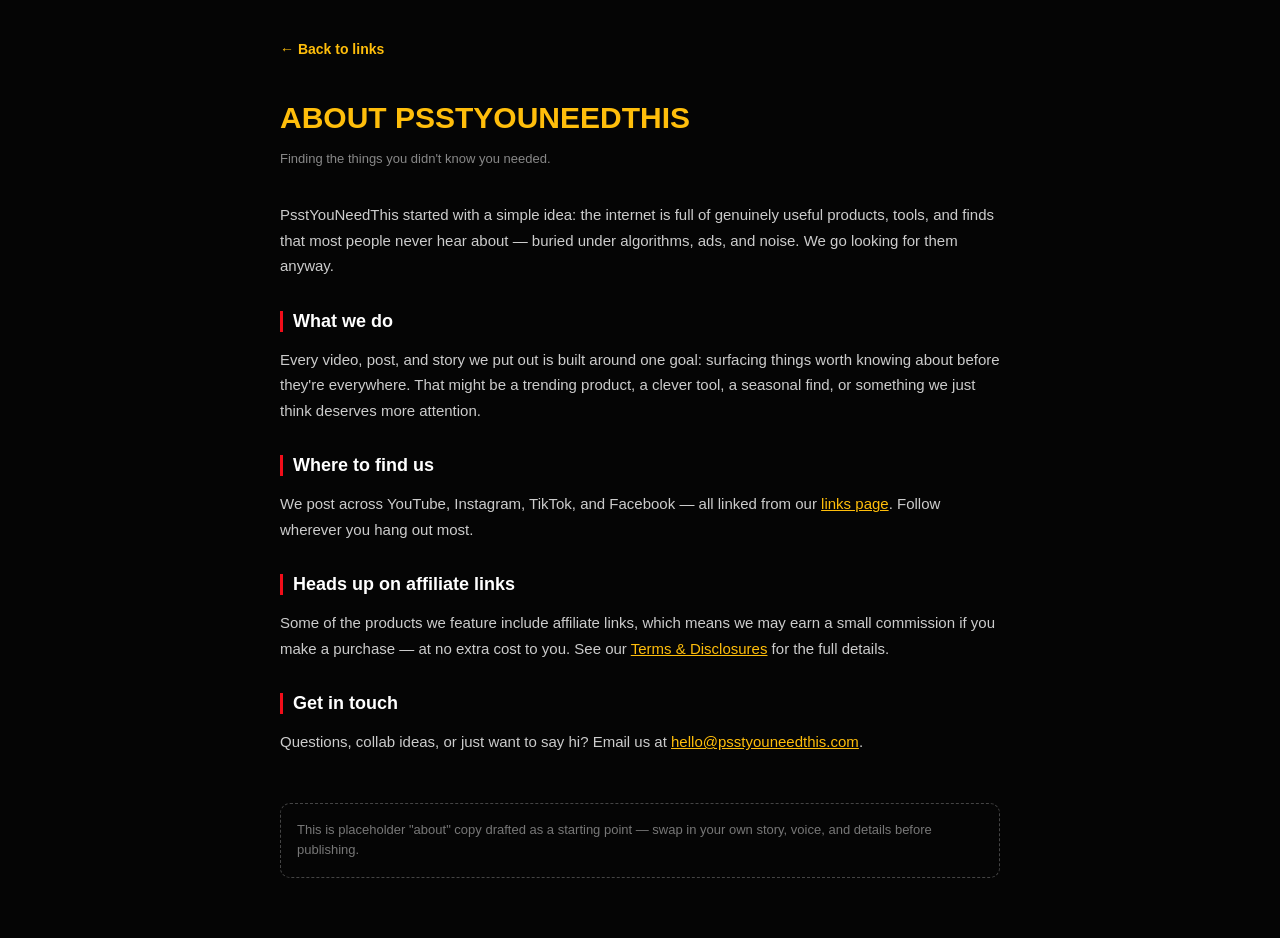
<file: about.html>
<!DOCTYPE html>
<html lang="en">
<head>
  <meta charset="UTF-8">
  <meta name="viewport" content="width=device-width, initial-scale=1.0">
  <title>About — PsstYouNeedThis</title>
  <link rel="icon" href="assets/PsstYouNeedThis_Master_Logo.png" type="image/png">
  <link rel="stylesheet" href="assets/styles.css">
</head>
<body class="legal-page">
  <div class="wrap">
    <a class="back-link" href="index.html">&larr; Back to links</a>
    <h1>About PsstYouNeedThis</h1>
    <p class="updated">Finding the things you didn't know you needed.</p>

    <p>
      PsstYouNeedThis started with a simple idea: the internet is full of
      genuinely useful products, tools, and finds that most people never
      hear about — buried under algorithms, ads, and noise. We go looking
      for them anyway.
    </p>

    <h2>What we do</h2>
    <p>
      Every video, post, and story we put out is built around one goal:
      surfacing things worth knowing about before they're everywhere. That
      might be a trending product, a clever tool, a seasonal find, or
      something we just think deserves more attention.
    </p>

    <h2>Where to find us</h2>
    <p>
      We post across YouTube, Instagram, TikTok, and Facebook — all linked
      from our <a href="index.html">links page</a>. Follow wherever you
      hang out most.
    </p>

    <h2>Heads up on affiliate links</h2>
    <p>
      Some of the products we feature include affiliate links, which means
      we may earn a small commission if you make a purchase — at no extra
      cost to you. See our
      <a href="terms.html">Terms &amp; Disclosures</a> for the full
      details.
    </p>

    <h2>Get in touch</h2>
    <p>
      Questions, collab ideas, or just want to say hi? Email us at
      <a href="mailto:hello@psstyouneedthis.com">hello@psstyouneedthis.com</a>.
    </p>

    <div class="legal-note">
      This is placeholder "about" copy drafted as a starting point — swap
      in your own story, voice, and details before publishing.
    </div>
  </div>
</body>
</html>
</file>
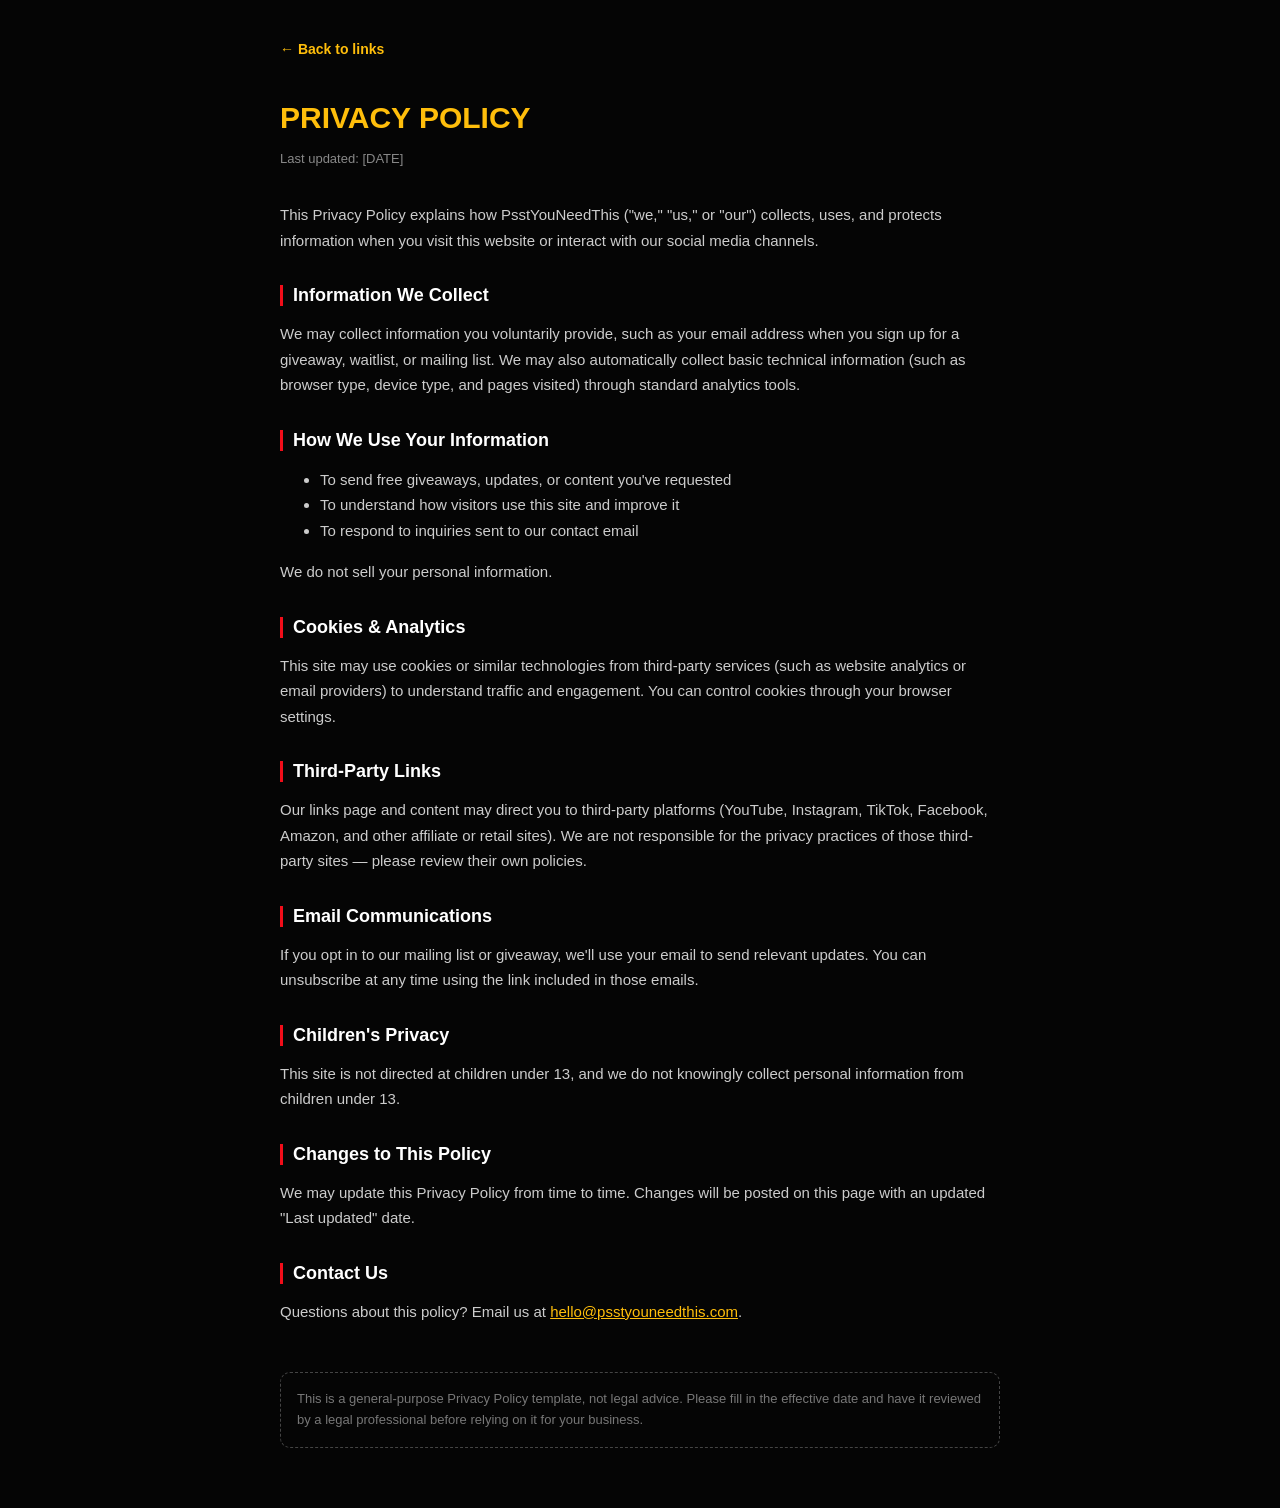
<file: privacy.html>
<!DOCTYPE html>
<html lang="en">
<head>
  <meta charset="UTF-8">
  <meta name="viewport" content="width=device-width, initial-scale=1.0">
  <title>Privacy Policy — PsstYouNeedThis</title>
  <link rel="icon" href="assets/PsstYouNeedThis_Master_Logo.png" type="image/png">
  <link rel="stylesheet" href="assets/styles.css">
</head>
<body class="legal-page">
  <div class="wrap">
    <a class="back-link" href="index.html">&larr; Back to links</a>
    <h1>Privacy Policy</h1>
    <p class="updated">Last updated: [DATE]</p>

    <p>
      This Privacy Policy explains how PsstYouNeedThis ("we," "us," or
      "our") collects, uses, and protects information when you visit this
      website or interact with our social media channels.
    </p>

    <h2>Information We Collect</h2>
    <p>
      We may collect information you voluntarily provide, such as your
      email address when you sign up for a giveaway, waitlist, or mailing
      list. We may also automatically collect basic technical information
      (such as browser type, device type, and pages visited) through
      standard analytics tools.
    </p>

    <h2>How We Use Your Information</h2>
    <ul>
      <li>To send free giveaways, updates, or content you've requested</li>
      <li>To understand how visitors use this site and improve it</li>
      <li>To respond to inquiries sent to our contact email</li>
    </ul>
    <p>We do not sell your personal information.</p>

    <h2>Cookies &amp; Analytics</h2>
    <p>
      This site may use cookies or similar technologies from third-party
      services (such as website analytics or email providers) to
      understand traffic and engagement. You can control cookies through
      your browser settings.
    </p>

    <h2>Third-Party Links</h2>
    <p>
      Our links page and content may direct you to third-party platforms
      (YouTube, Instagram, TikTok, Facebook, Amazon, and other affiliate
      or retail sites). We are not responsible for the privacy practices
      of those third-party sites — please review their own policies.
    </p>

    <h2>Email Communications</h2>
    <p>
      If you opt in to our mailing list or giveaway, we'll use your email
      to send relevant updates. You can unsubscribe at any time using the
      link included in those emails.
    </p>

    <h2>Children's Privacy</h2>
    <p>
      This site is not directed at children under 13, and we do not
      knowingly collect personal information from children under 13.
    </p>

    <h2>Changes to This Policy</h2>
    <p>
      We may update this Privacy Policy from time to time. Changes will be
      posted on this page with an updated "Last updated" date.
    </p>

    <h2>Contact Us</h2>
    <p>
      Questions about this policy? Email us at
      <a href="mailto:hello@psstyouneedthis.com">hello@psstyouneedthis.com</a>.
    </p>

    <div class="legal-note">
      This is a general-purpose Privacy Policy template, not legal advice.
      Please fill in the effective date and have it reviewed by a legal
      professional before relying on it for your business.
    </div>
  </div>
</body>
</html>
</file>
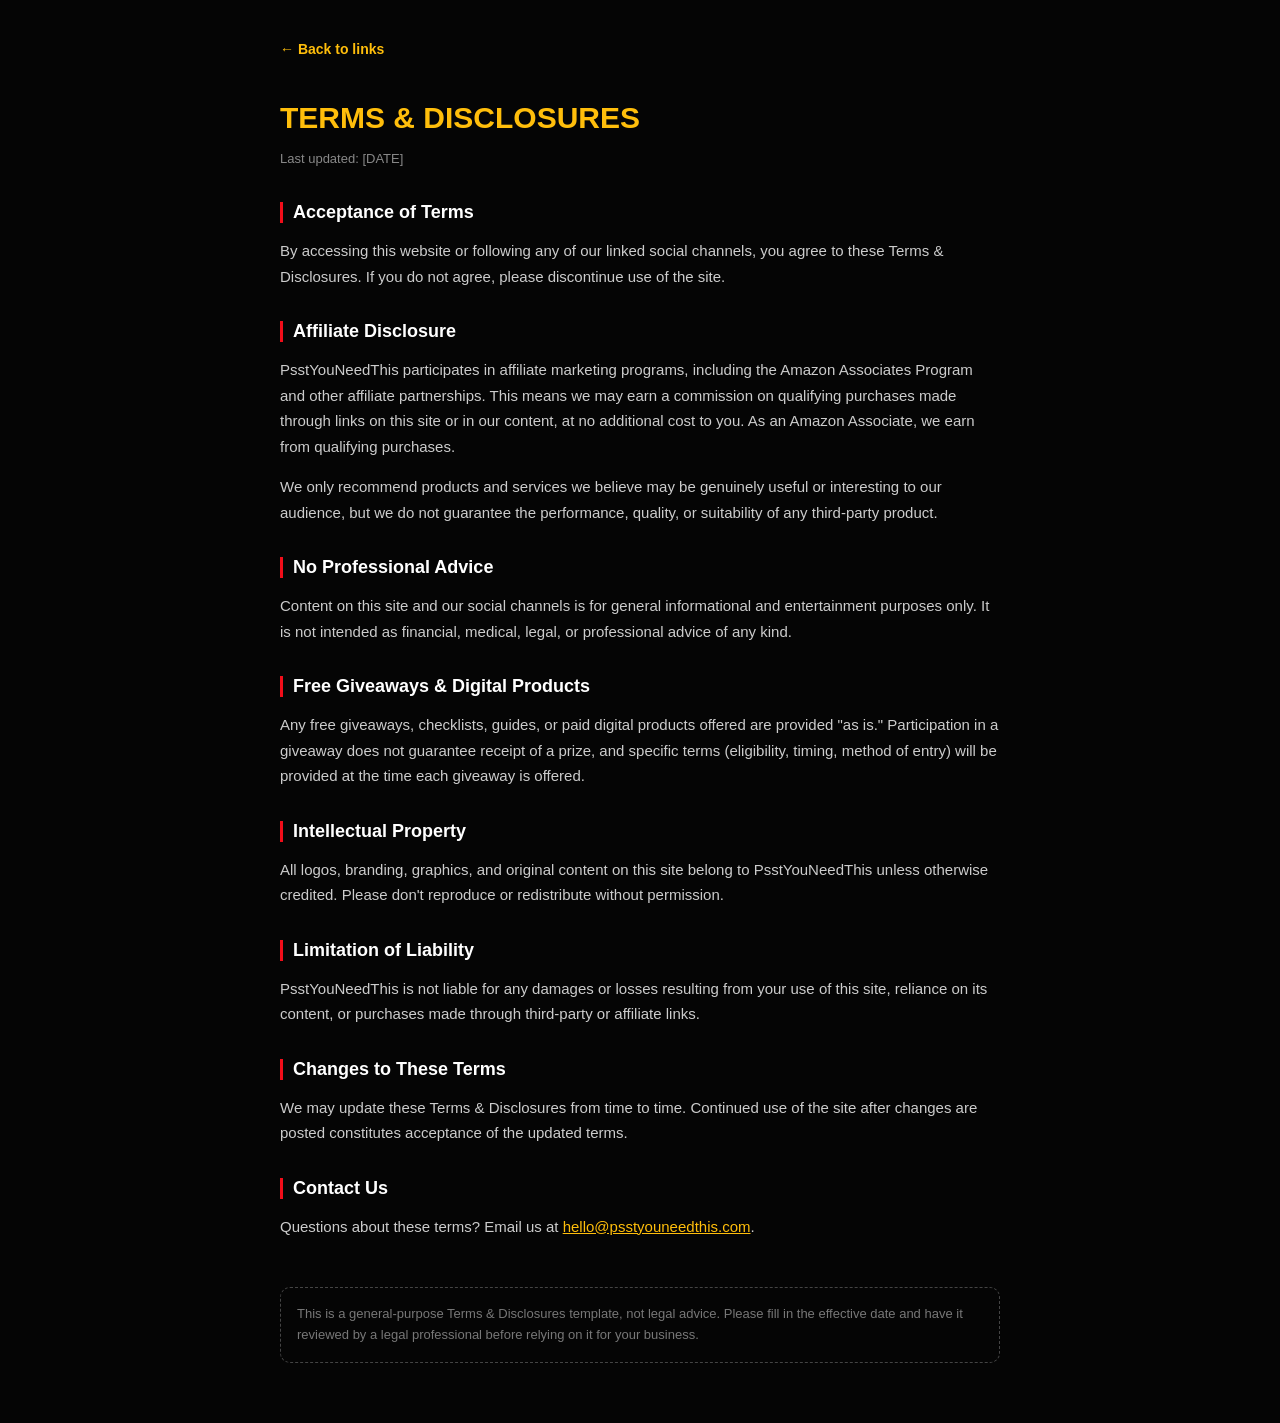
<file: terms.html>
<!DOCTYPE html>
<html lang="en">
<head>
  <meta charset="UTF-8">
  <meta name="viewport" content="width=device-width, initial-scale=1.0">
  <title>Terms &amp; Disclosures — PsstYouNeedThis</title>
  <link rel="icon" href="assets/PsstYouNeedThis_Master_Logo.png" type="image/png">
  <link rel="stylesheet" href="assets/styles.css">
</head>
<body class="legal-page">
  <div class="wrap">
    <a class="back-link" href="index.html">&larr; Back to links</a>
    <h1>Terms &amp; Disclosures</h1>
    <p class="updated">Last updated: [DATE]</p>

    <h2>Acceptance of Terms</h2>
    <p>
      By accessing this website or following any of our linked social
      channels, you agree to these Terms &amp; Disclosures. If you do not
      agree, please discontinue use of the site.
    </p>

    <h2>Affiliate Disclosure</h2>
    <p>
      PsstYouNeedThis participates in affiliate marketing programs,
      including the Amazon Associates Program and other affiliate
      partnerships. This means we may earn a commission on qualifying
      purchases made through links on this site or in our content, at no
      additional cost to you. As an Amazon Associate, we earn from
      qualifying purchases.
    </p>
    <p>
      We only recommend products and services we believe may be genuinely
      useful or interesting to our audience, but we do not guarantee the
      performance, quality, or suitability of any third-party product.
    </p>

    <h2>No Professional Advice</h2>
    <p>
      Content on this site and our social channels is for general
      informational and entertainment purposes only. It is not intended
      as financial, medical, legal, or professional advice of any kind.
    </p>

    <h2>Free Giveaways &amp; Digital Products</h2>
    <p>
      Any free giveaways, checklists, guides, or paid digital products
      offered are provided "as is." Participation in a giveaway does not
      guarantee receipt of a prize, and specific terms (eligibility,
      timing, method of entry) will be provided at the time each giveaway
      is offered.
    </p>

    <h2>Intellectual Property</h2>
    <p>
      All logos, branding, graphics, and original content on this site
      belong to PsstYouNeedThis unless otherwise credited. Please don't
      reproduce or redistribute without permission.
    </p>

    <h2>Limitation of Liability</h2>
    <p>
      PsstYouNeedThis is not liable for any damages or losses resulting
      from your use of this site, reliance on its content, or purchases
      made through third-party or affiliate links.
    </p>

    <h2>Changes to These Terms</h2>
    <p>
      We may update these Terms &amp; Disclosures from time to time.
      Continued use of the site after changes are posted constitutes
      acceptance of the updated terms.
    </p>

    <h2>Contact Us</h2>
    <p>
      Questions about these terms? Email us at
      <a href="mailto:hello@psstyouneedthis.com">hello@psstyouneedthis.com</a>.
    </p>

    <div class="legal-note">
      This is a general-purpose Terms &amp; Disclosures template, not
      legal advice. Please fill in the effective date and have it
      reviewed by a legal professional before relying on it for your
      business.
    </div>
  </div>
</body>
</html>
</file>
<file: assets/styles.css>
/* fonts import removed for test */

:root {
  --black: #050505;
  --gold: #FFBE0B;
  --red: #F20D19;
  --white: #FFFFFF;
  --card: #121212;
}

* { box-sizing: border-box; }

html, body {
  margin: 0;
  padding: 0;
  background: var(--black);
  color: var(--white);
  font-family: 'Inter', -apple-system, BlinkMacSystemFont, 'Segoe UI', sans-serif;
  overflow-x: hidden;
}

body {
  min-height: 100vh;
  display: flex;
  flex-direction: column;
  align-items: center;
  padding: 40px 20px 60px;
}

.wrap {
  width: 100%;
  max-width: 480px;
  min-width: 0;
  margin: 0 auto;
}

.logo {
  display: block;
  width: 128px;
  height: 128px;
  margin: 0 auto 18px;
  border-radius: 50%;
}

.brand-name {
  font-family: 'Archivo Black', sans-serif;
  text-transform: uppercase;
  font-size: clamp(20px, 6vw, 32px);
  letter-spacing: 1px;
  text-align: center;
  margin: 0 0 6px;
  color: var(--white);
  overflow-wrap: anywhere;
}

.brand-name .accent { color: var(--gold); }

.tagline {
  font-family: 'Permanent Marker', cursive;
  color: var(--gold);
  text-align: center;
  font-size: clamp(15px, 4vw, 19px);
  line-height: 1.4;
  margin: 0 0 32px;
  padding: 0 10px;
}

.links {
  list-style: none;
  padding: 0;
  margin: 0;
  display: flex;
  flex-direction: column;
  gap: 14px;
}

.link-btn {
  display: flex;
  align-items: center;
  justify-content: center;
  gap: 10px;
  width: 100%;
  padding: 16px 20px;
  border: 2px solid var(--gold);
  border-radius: 14px;
  background: var(--card);
  color: var(--white);
  text-decoration: none;
  font-weight: 700;
  font-size: 16px;
  letter-spacing: 0.3px;
  text-align: center;
  transition: background 0.15s ease, color 0.15s ease, transform 0.1s ease;
}

.link-btn:hover {
  background: var(--gold);
  color: var(--black);
  transform: translateY(-2px);
}

.link-btn:active { transform: translateY(0); }

.link-btn.red-accent { border-color: var(--red); }
.link-btn.red-accent:hover { background: var(--red); color: var(--white); }

.link-btn.placeholder {
  border-style: dashed;
  border-color: #555;
  background: transparent;
  color: #888;
  cursor: default;
}
.link-btn.placeholder:hover {
  background: transparent;
  color: #888;
  transform: none;
}
.link-btn .tag {
  font-size: 11px;
  text-transform: uppercase;
  letter-spacing: 1px;
  background: var(--red);
  color: var(--white);
  padding: 2px 8px;
  border-radius: 20px;
  margin-left: 6px;
}
.link-btn.placeholder .tag {
  background: #333;
  color: #999;
}

.icon { font-size: 18px; line-height: 1; }

footer {
  margin-top: 40px;
  text-align: center;
}

.footer-links {
  display: flex;
  flex-wrap: wrap;
  justify-content: center;
  gap: 14px;
  margin-bottom: 14px;
}

.footer-links a {
  color: #999;
  text-decoration: none;
  font-size: 13px;
}

.footer-links a:hover { color: var(--gold); }

.copyright {
  color: #555;
  font-size: 12px;
}

/* Legal pages */
.legal-page .wrap { max-width: 720px; }

.legal-page h1 {
  font-family: 'Archivo Black', sans-serif;
  color: var(--gold);
  text-transform: uppercase;
  font-size: clamp(22px, 5vw, 30px);
  margin-bottom: 6px;
}

.legal-page .updated {
  color: #888;
  font-size: 13px;
  margin-bottom: 32px;
}

.legal-page h2 {
  color: var(--white);
  font-size: 18px;
  margin-top: 32px;
  border-left: 3px solid var(--red);
  padding-left: 10px;
}

.legal-page p, .legal-page li {
  color: #ccc;
  line-height: 1.7;
  font-size: 15px;
}

.legal-page a { color: var(--gold); }

.back-link {
  display: inline-block;
  margin-bottom: 24px;
  color: var(--gold);
  text-decoration: none;
  font-weight: 600;
  font-size: 14px;
}
.back-link:hover { text-decoration: underline; }

.legal-note {
  margin-top: 48px;
  padding: 16px;
  border: 1px dashed #444;
  border-radius: 10px;
  color: #777;
  font-size: 13px;
  line-height: 1.6;
}
</file>
